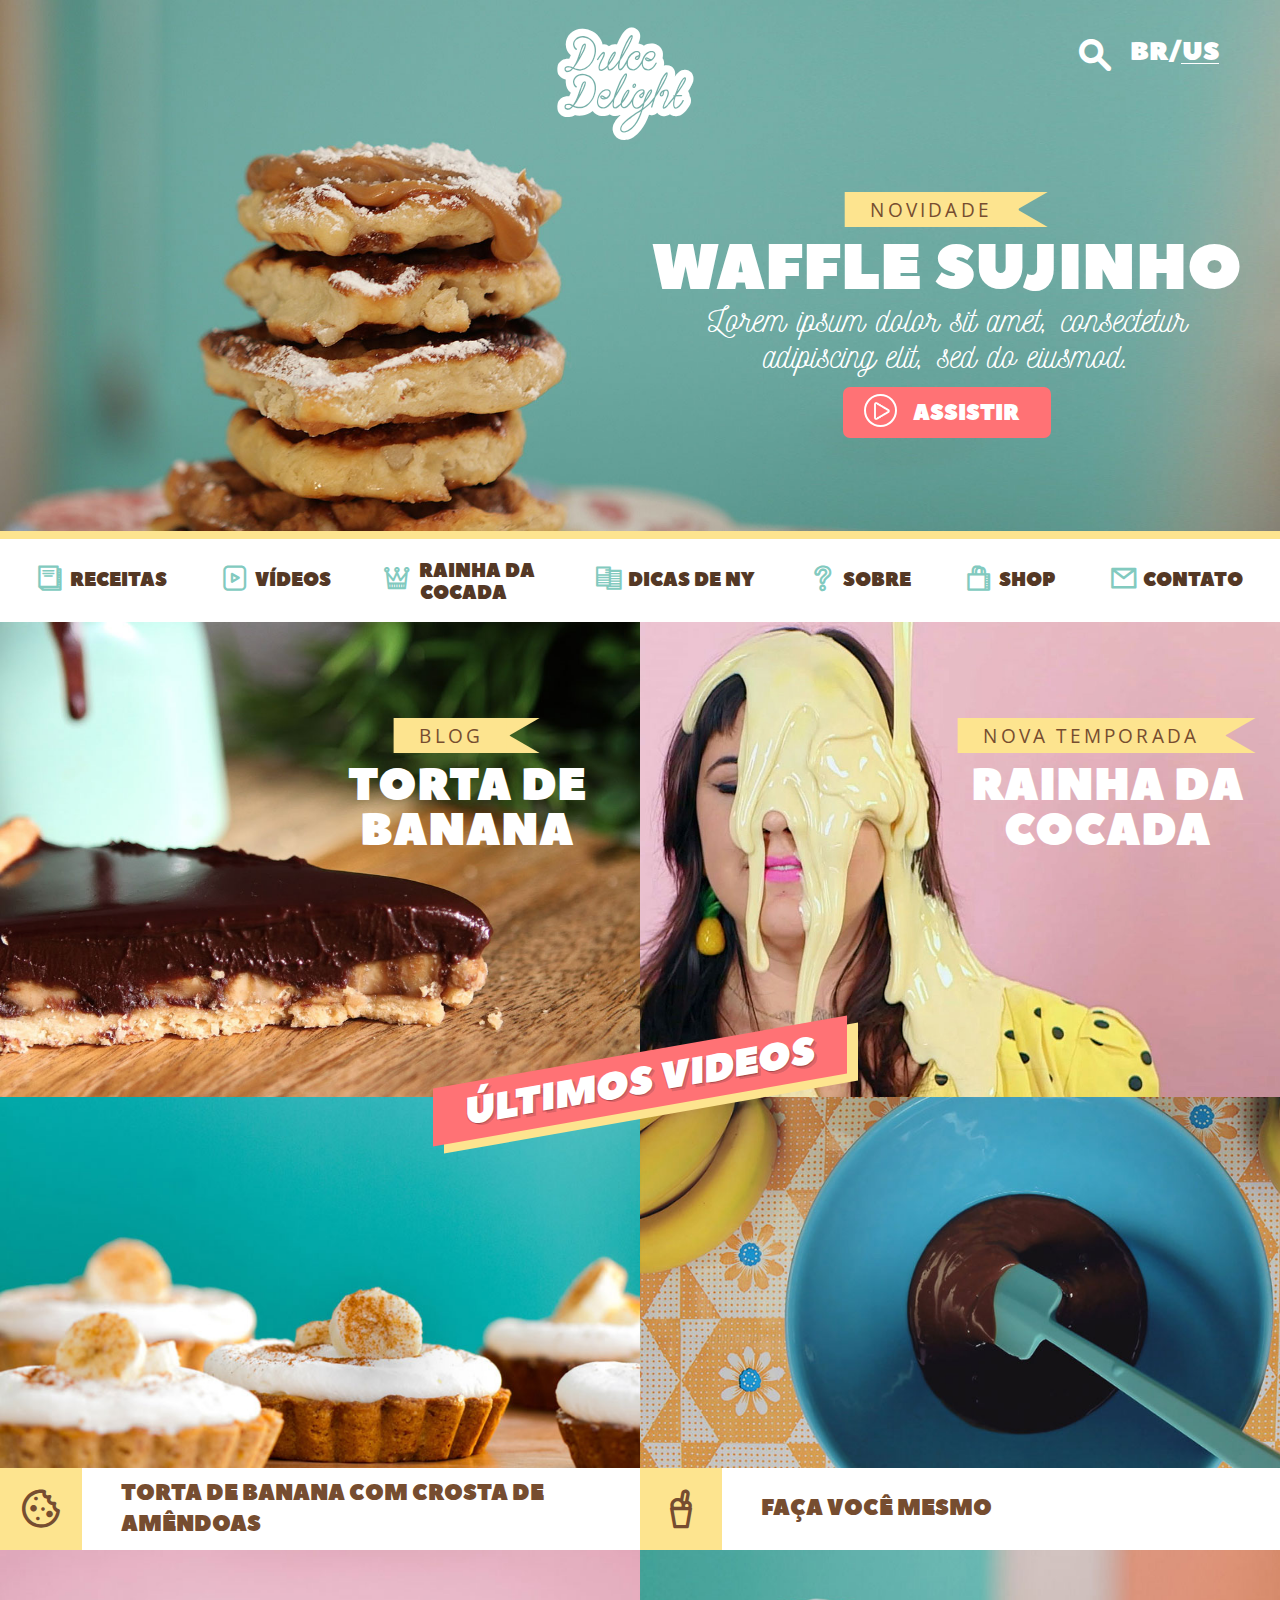
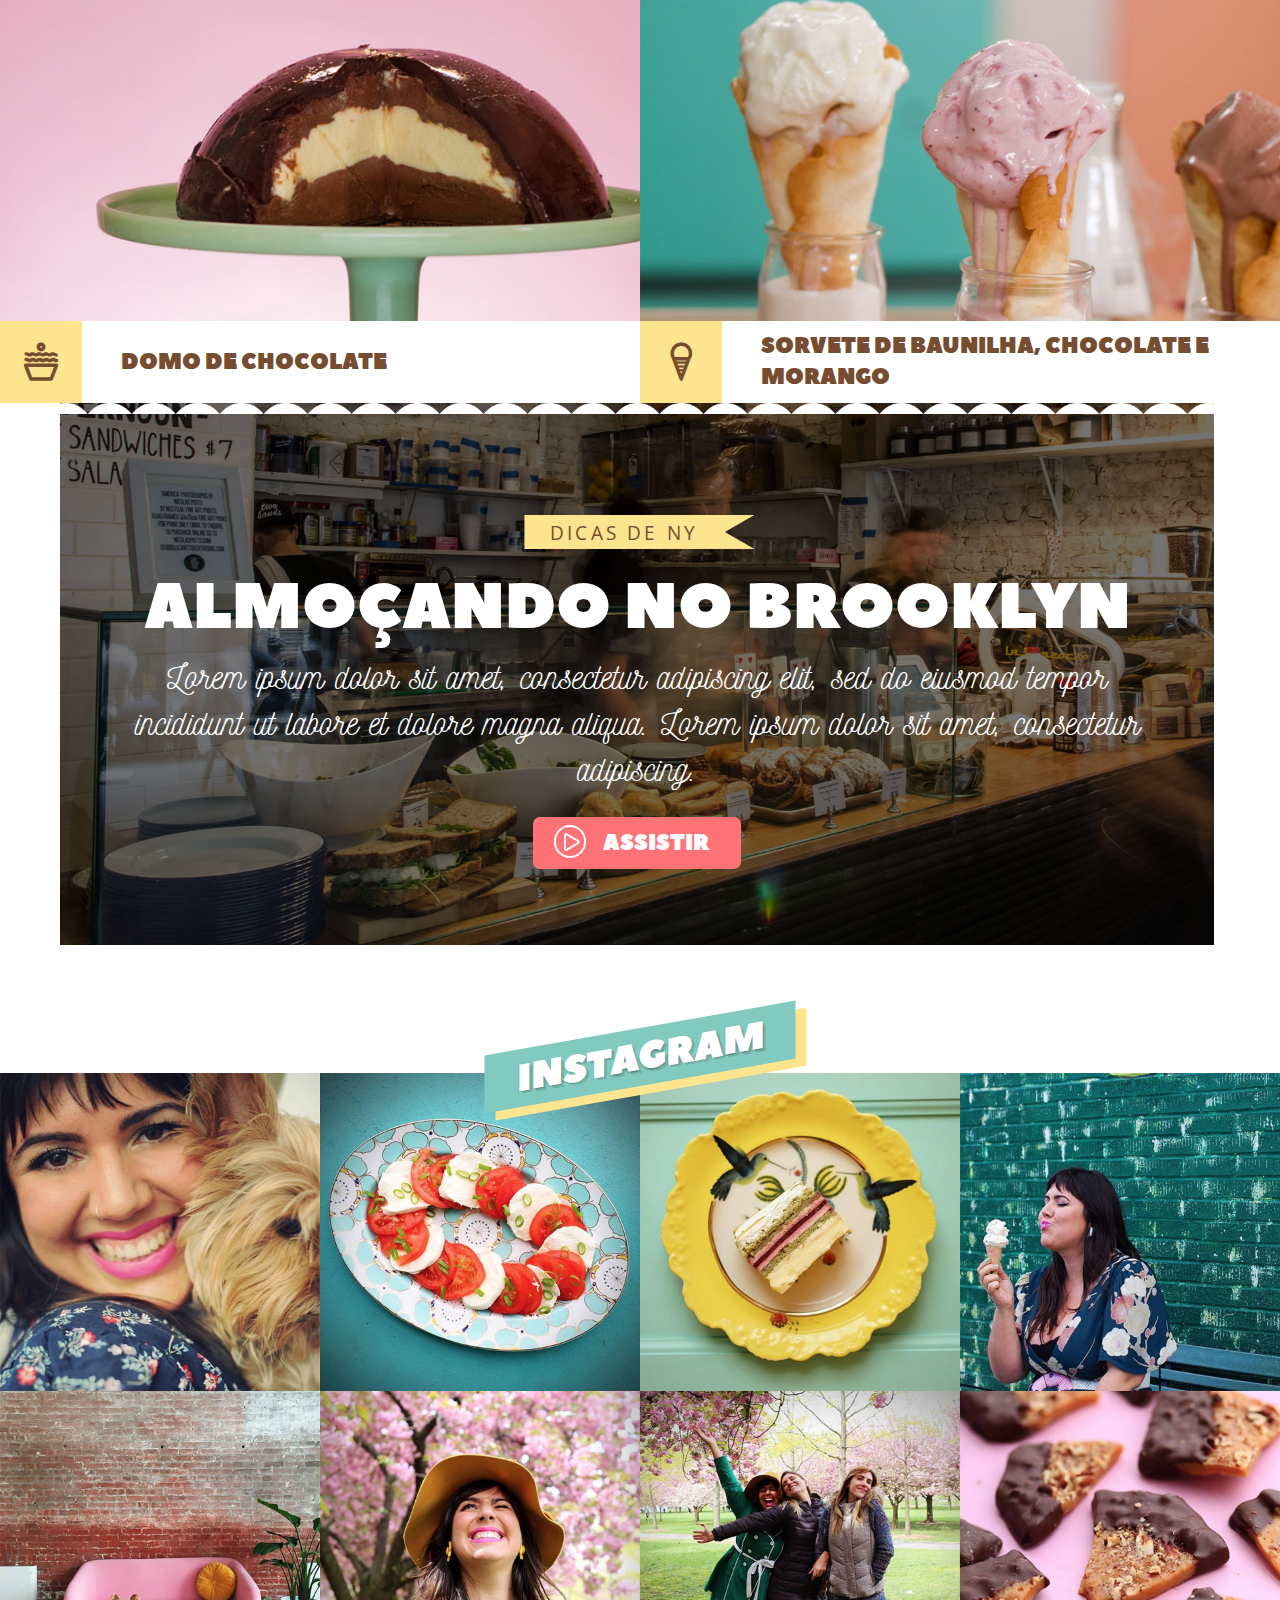
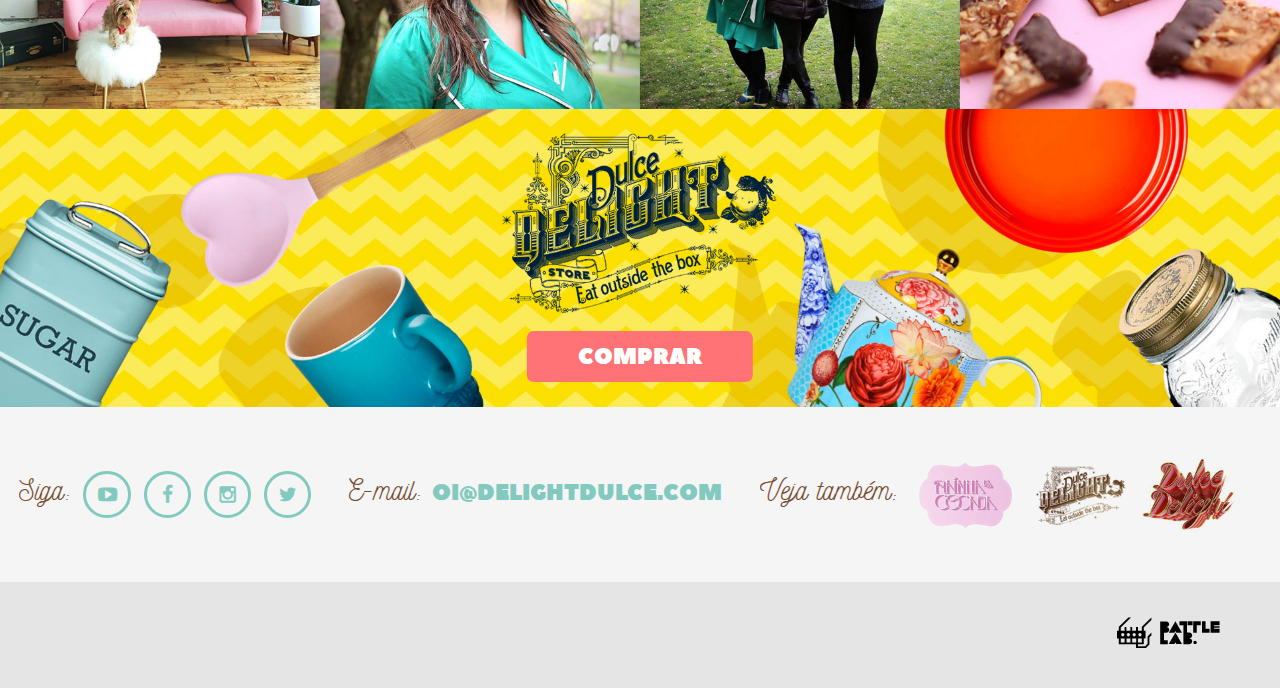
<file: _static/index.html>
<!doctype html>
<html lang="en" class="document">
  <head>
    <meta charset="UTF-8">
    <meta name="viewport" content="width=device-width, initial-scale=1">
    <title>Dulce Delight</title>
    <link href="./assets/css/app.css" rel="stylesheet" />
  </head>
  <body class="body page home">
    <div class="wrapper viewport">
      <div class="wrapper app" id="app">
        <header class="header" id="header">
          <h1 class="title"><a href="index.html" title="Dulce Delight" class="anchor">Dulce Delight</a></h1>
          <form name="search-form" id="search-form" action="" method="" class="form search">
            <fieldset class="fieldset">
              <legend class="title">Ferramenta de busca</legend>
              <div class="wrapper field keywords">
                <label class="title" for="q">Palavras-chave:</label>
                <input type="text" name="q" id="q" maxlength="255" class="input" value="" />
              </div>
              <div class="wrapper control submit">
                <input type="submit" class="input" value="Buscar" />
              </div>
            </fieldset>
          </form>
          <nav class="navigation sitemap">
            <h4 class="title">Navegue pelo site</h4>
            <ul class="collection">
              <li class="item recipes"><a href="receitas.html" title="Receitas" class="anchor">Receitas</a></li>
              <li class="item videos"><a href="videos.html" title="Vídeos" class="anchor">Vídeos</a></li>
              <li class="item rainha-da-cocada"><a href="" title="Rainha da Cocada" target="_blank" class="anchor">Rainha da Cocada</a></li>
              <li class="item ny-tips"><a href="ny-tips.html" title="Dicas de NY" class="anchor">Dicas de NY</a></li>
              <li class="item about"><a href="about.html" title="Sobre" class="anchor">Sobre</a></li>
              <li class="item shop"><a href="https://www.dulcedelight.com.br/" target="_blank" title="Shop" class="anchor">Shop</a></li>
              <li class="item contact"><a href="contact.html" title="Contato" class="anchor">Contato</a></li>
            </ul>
          </nav>
          <nav class="navigation languages">
            <h4 class="title">Alterar idioma</h4>
            <ul class="collection">
              <li class="item pt-br"><a href="" title="Português" class="anchor" data-language="BR">Português</a></li>
              <li class="item en-us active"><a href="" title="English" class="anchor" data-language="US">English</a></li>
            </ul>
          </nav>
        </header>
        <div class="wrapper content" id="content">
          <section class="section highlights">
            <h2 class="title">Destaques</h2>
            <article class="article" style="background-image: url(./assets/image/trash/post-01.jpg);">
              <h3 class="title">
                <a href="" title="Waffle Sujinho" class="anchor">
                  <span class="fragment context">Novidade</span><span class="fragment separator">:</span>
                  <span class="fragment">Waffle Sujinho</span>
                </a>
              </h3>
              <p class="paragraph">Lorem ipsum dolor sit amet, consectetur adipiscing elit, sed  do eiusmod.</p>
              <nav class="navigation actions">
                <h4 class="title">Opções</h4>
                <ul class="collection">
                  <li class="item watch"><a href="" title="Assistir" class="anchor">Assistir</a></li>
                </ul>
              </nav>
            </article>
            <article class="article" style="background-image: url(./assets/image/trash/post-02.jpg);">
              <h3 class="title">
                <a href="" title="Torta de banana" class="anchor">
                  <span class="fragment context">Blog</span><span class="fragment separator">:</span>
                  <span class="fragment">Torta de banana</span>
                </a>
              </h3>
              <p class="paragraph">Lorem ipsum dolor sit amet, consectetur adipiscing elit, sed  do eiusmod.</p>
              <nav class="navigation actions">
                <h4 class="title">Opções</h4>
                <ul class="collection">
                  <li class="item view"><a href="" title="Ver post" class="anchor">Ver post</a></li>
                </ul>
              </nav>
            </article>
            <article class="article" style="background-image: url(./assets/image/trash/post-03.jpg);">
              <h3 class="title">
                <a href="" title="Rainha da Cocada" class="anchor">
                  <span class="fragment context">Nova temporada</span><span class="fragment separator">:</span>
                  <span class="fragment">Rainha da Cocada</span>
                </a>
              </h3>
              <p class="paragraph">Lorem ipsum dolor sit amet, consectetur adipiscing elit, sed  do eiusmod.</p>
              <nav class="navigation actions">
                <h4 class="title">Opções</h4>
                <ul class="collection">
                  <li class="item view"><a href="" title="Ver post" class="anchor">Ver post</a></li>
                </ul>
              </nav>
            </article>
          </section>
          <section class="section videos">
            <h2 class="title">Últimos videos</h2>
            <ul class="collection">
              <li class="item" style="background-image: url(./assets/image/trash/video-01.jpg);"><a href="video.html" title="Torta de banana com crosta de amêndoas" class="anchor">Torta de banana com crosta de amêndoas</a></li>
              <li class="item" style="background-image: url(./assets/image/trash/video-02.jpg);"><a href="video.html" title="Faça você mesmo" class="anchor">Faça você mesmo</a></li>
              <li class="item" style="background-image: url(./assets/image/trash/video-03.jpg);"><a href="video.html" title="Domo de chocolate" class="anchor">Domo de chocolate</a></li>
              <li class="item" style="background-image: url(./assets/image/trash/video-04.jpg);"><a href="video.html" title="Sorvete de baunilha, chocolate e morango" class="anchor">Sorvete de baunilha, chocolate e morango</a></li>
            </ul>
          </section>
          <section class="section ny-tips">
            <h2 class="title"><a href="" title="Dicas de NY" class="anchor">Dicas de NY</a></h2>
            <article class="article" style="background-image: url(./assets/image/trash/ny-tips-01.jpg);">
              <h3 class="title"><a href="" title="Almoçando no Brooklyn" class="anchor">Almoçando no Brooklyn</a></h3>
              <p class="paragraph">Lorem ipsum dolor sit amet, consectetur adipiscing elit, sed do eiusmod tempor incididunt ut labore et dolore magna aliqua. Lorem ipsum dolor sit amet, consectetur adipiscing.</p>
              <nav class="navigation actions">
                <h4 class="title">Opções</h4>
                <ul class="collection">
                  <li class="item watch"><a href="" title="Assistir" class="anchor">Assistir</a></li>
                </ul>
              </nav>
            </article>
          </section>
          <section class="section instagram">
            <h2 class="title">Instagram</h2>
            <ul class="collection">
              <li class="item" style="background-image: url(./assets/image/trash/instagram-01.jpg);"><a href="" title="Foto #1" class="anchor">Foto #1</a></li>
              <li class="item" style="background-image: url(./assets/image/trash/instagram-02.jpg);"><a href="" title="Foto #2" class="anchor">Foto #2</a></li>
              <li class="item" style="background-image: url(./assets/image/trash/instagram-03.jpg);"><a href="" title="Foto #3" class="anchor">Foto #3</a></li>
              <li class="item" style="background-image: url(./assets/image/trash/instagram-04.jpg);"><a href="" title="Foto #4" class="anchor">Foto #4</a></li>
              <li class="item" style="background-image: url(./assets/image/trash/instagram-05.jpg);"><a href="" title="Foto #5" class="anchor">Foto #5</a></li>
              <li class="item" style="background-image: url(./assets/image/trash/instagram-06.jpg);"><a href="" title="Foto #6" class="anchor">Foto #6</a></li>
              <li class="item" style="background-image: url(./assets/image/trash/instagram-07.jpg);"><a href="" title="Foto #7" class="anchor">Foto #7</a></li>
              <li class="item" style="background-image: url(./assets/image/trash/instagram-08.jpg);"><a href="" title="Foto #8" class="anchor">Foto #8</a></li>
            </ul>
          </section>
          <section class="section shop">
            <h2 class="title">Shop</h2>
            <nav class="navigation actions">
              <h4 class="title">Opções</h4>
              <ul class="collection">
                <li class="item buy"><a href="" title="Comprar" class="anchor">Comprar</a></li>
              </ul>
            </nav>
          </section>
        </div>
        <footer class="footer" id="footer">
          <nav class="navigation social">
            <h4 class="title">Siga</h4>
            <ul class="collection">
              <li class="item youtube"><a href="" title="Youtube" class="anchor">Youtube</a></li>
              <li class="item facebook"><a href="" title="Facebook" class="anchor">Facebook</a></li>
              <li class="item instagram"><a href="" title="Instagram" class="anchor">Instagram</a></li>
              <li class="item twitter"><a href="" title="Twitter" class="anchor">Twitter</a></li>
            </ul>
          </nav>
          <dl class="definition contact">
            <dt class="title">E-mail</dt>
            <dd class="description"><a href="mailto:oi@delightdulce.com" title="oi@delightdulce.com" class="anchor">oi@delightdulce.com</a></dd>
          </dl>
          <nav class="navigation external">
            <h4 class="title">Veja também</h4>
            <ul class="collection">
              <li class="item rainha-da-cocada"><a href="" title="Rainha da Cocada" class="anchor">Rainha da Cocada</a></li>
              <li class="item dulce-delight-store"><a href="" title="Dulce Delight" class="anchor">Dulce Delight Store</a></li>
              <li class="item dulce-delight"><a href="" title="Dulce Delight" class="anchor">Dulce Delight</a></li>
            </ul>
          </nav>
          <nav class="navigation claims">
            <h4 class="title">Créditos</h4>
            <ul class="collection">
              <li class="item battle-lab"><a href="" title="Battle Lab" class="anchor">Battle Lab</a></li>
            </ul>
          </nav>
        </footer>
      </div>
    </div>
  </body>
</html>
</file>
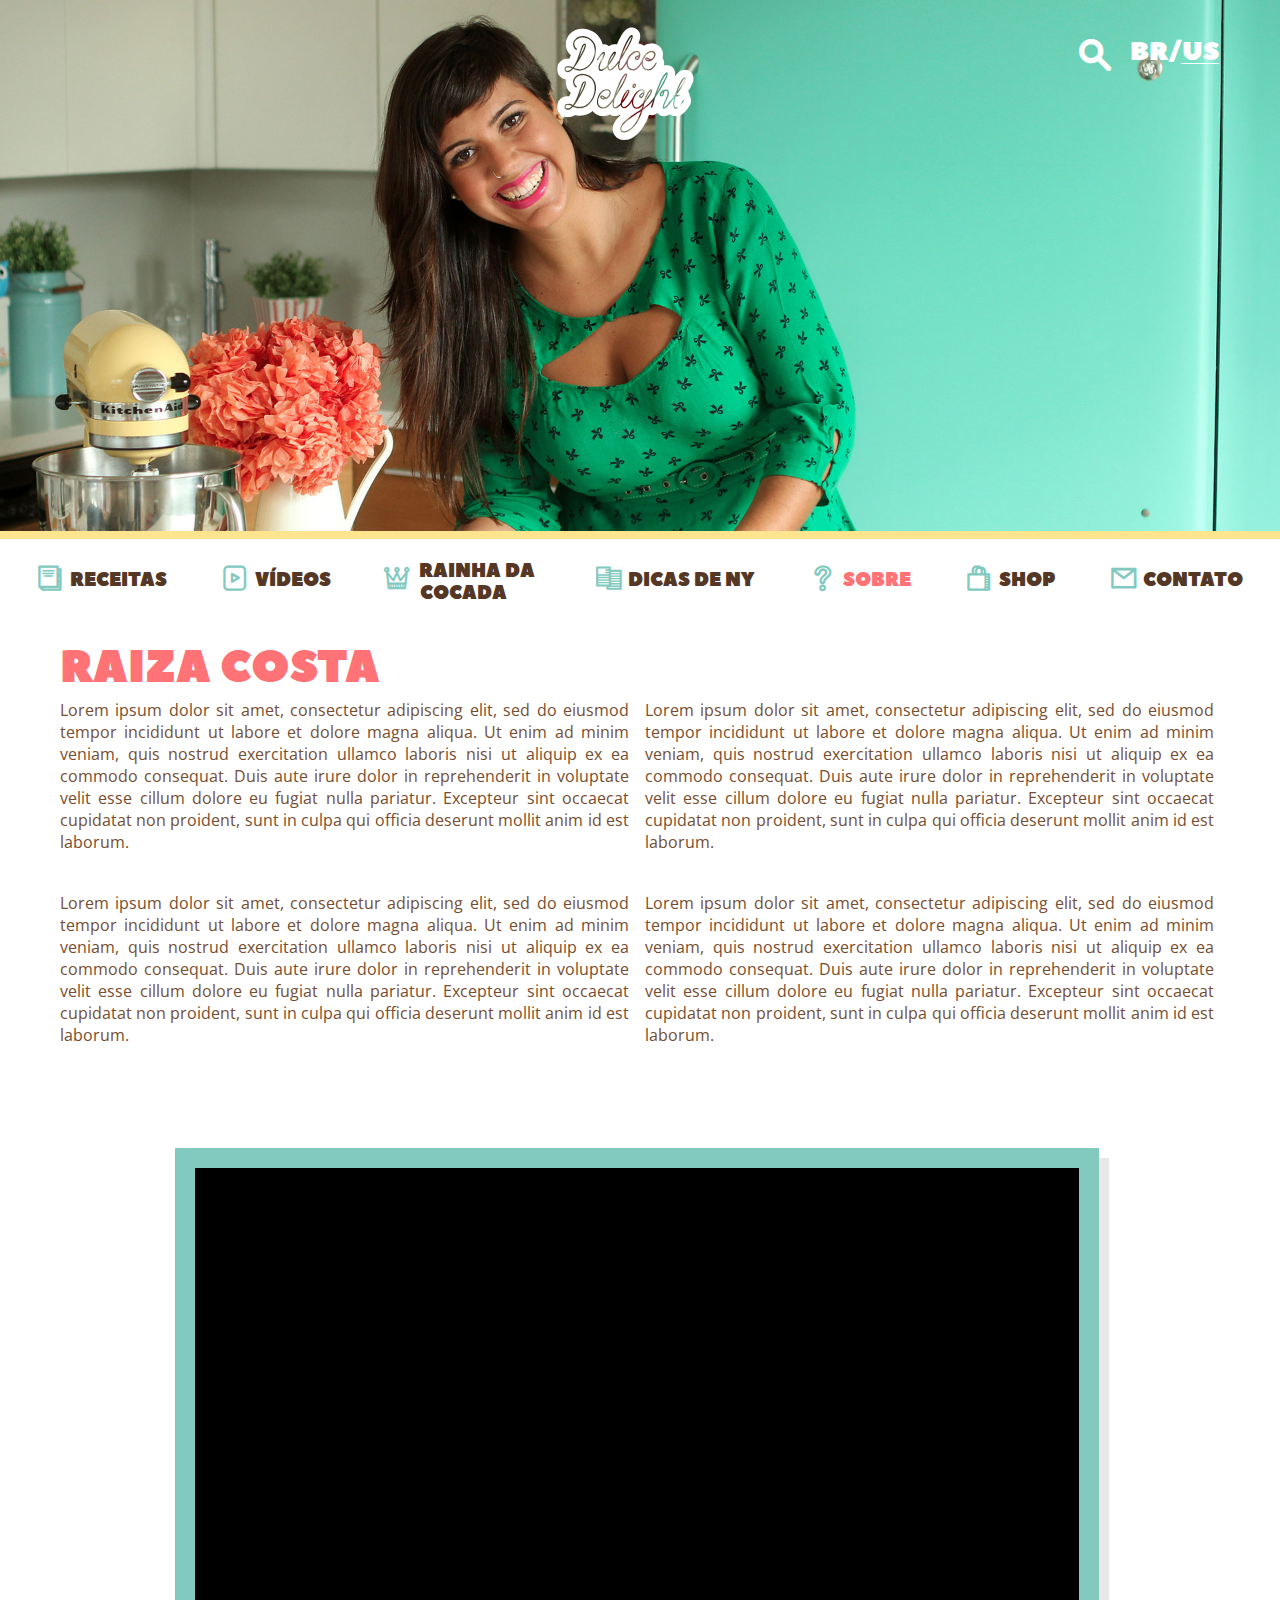
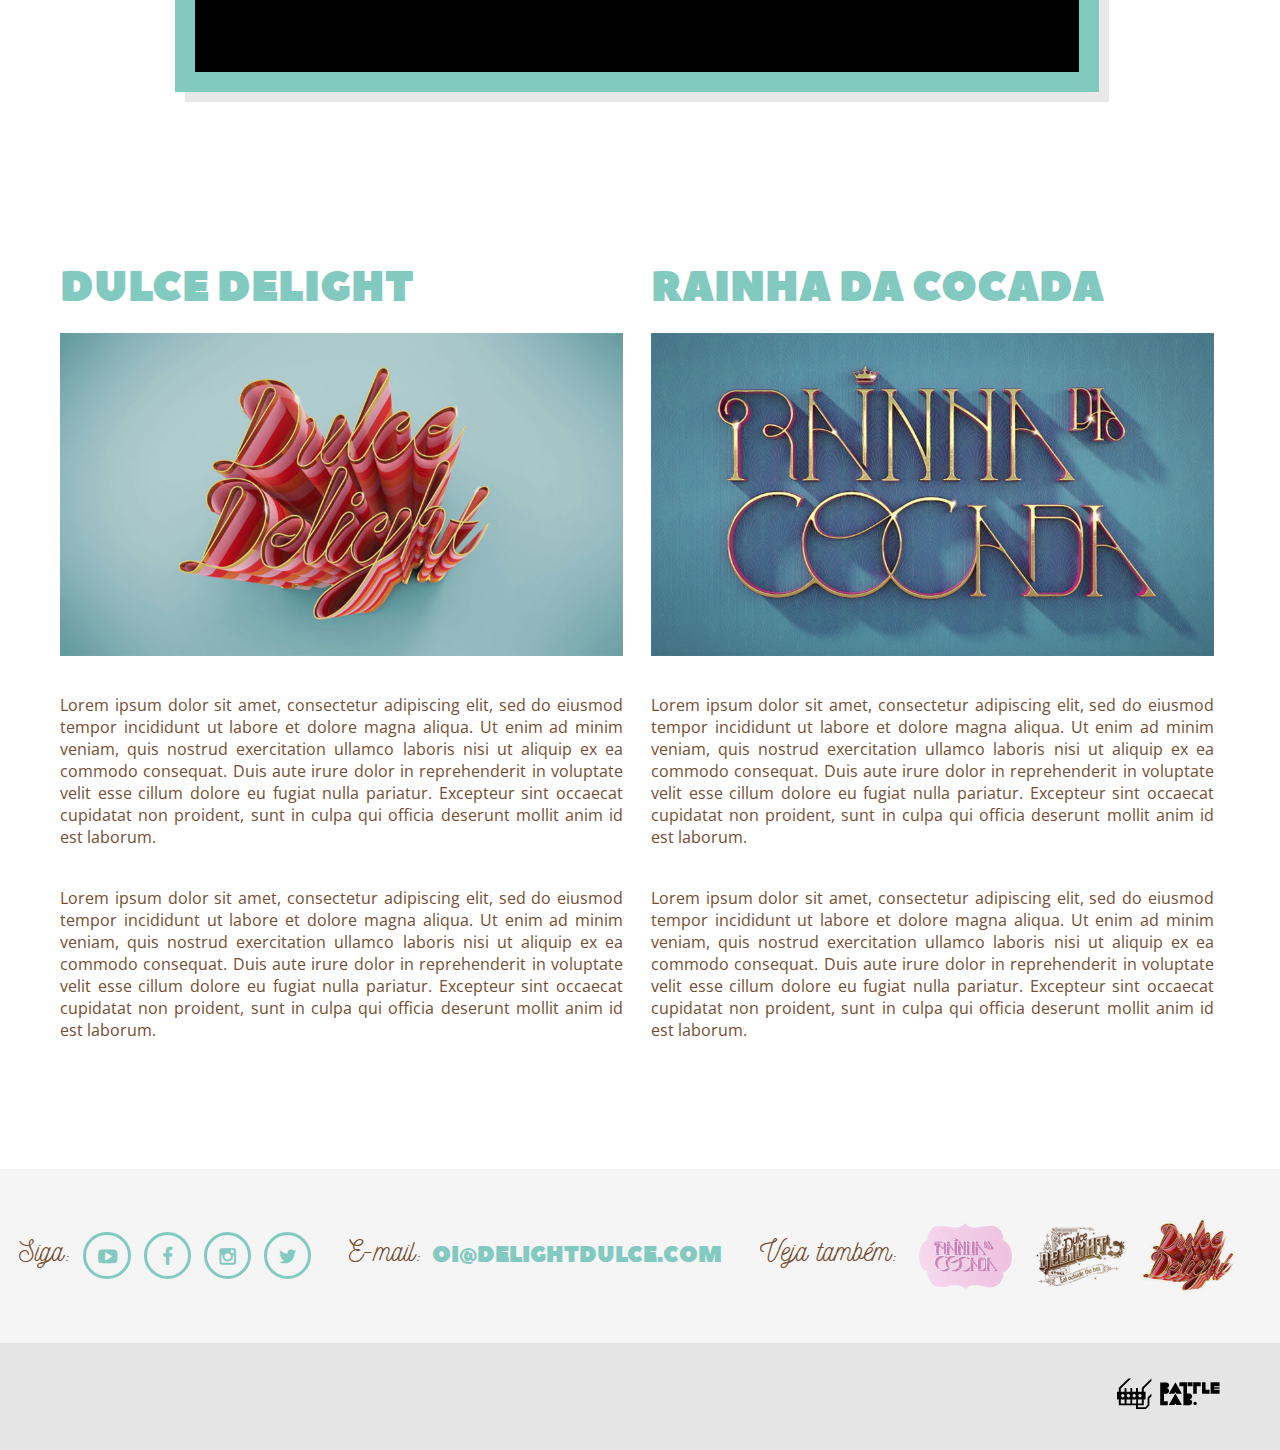
<file: _static/about.html>
<!doctype html>
<html lang="en" class="document">
  <head>
    <meta charset="UTF-8">
    <meta name="viewport" content="width=device-width, initial-scale=1">
    <title>Dulce Delight</title>
    <link href="./assets/css/app.css" rel="stylesheet" />
  </head>
  <body class="body page about">
    <div class="wrapper viewport">
      <div class="wrapper app" id="app">
        <header class="header" id="header">
          <h1 class="title"><a href="index.html" title="Dulce Delight" class="anchor">Dulce Delight</a></h1>
          <form name="search-form" id="search-form" action="" method="" class="form search">
            <fieldset class="fieldset">
              <legend class="title">Ferramenta de busca</legend>
              <div class="wrapper field keywords">
                <label class="title" for="q">Palavras-chave:</label>
                <input type="text" name="q" id="q" maxlength="255" class="input" value="" />
              </div>
              <div class="wrapper control submit">
                <input type="submit" class="input" value="Buscar" />
              </div>
            </fieldset>
          </form>
          <nav class="navigation sitemap">
            <h4 class="title">Navegue pelo site</h4>
            <ul class="collection">
              <li class="item recipes"><a href="receitas.html" title="Receitas" class="anchor">Receitas</a></li>
              <li class="item videos"><a href="videos.html" title="Vídeos" class="anchor">Vídeos</a></li>
              <li class="item rainha-da-cocada"><a href="" title="Rainha da Cocada" target="_blank" class="anchor">Rainha da Cocada</a></li>
              <li class="item ny-tips"><a href="ny-tips.html" title="Dicas de NY" class="anchor">Dicas de NY</a></li>
              <li class="item about active"><a href="about.html" title="Sobre" class="anchor">Sobre</a></li>
              <li class="item shop"><a href="https://www.dulcedelight.com.br/" title="Shop" target="_blank" class="anchor">Shop</a></li>
              <li class="item contact"><a href="contact.html" title="Contato" class="anchor">Contato</a></li>
            </ul>
          </nav>
          <nav class="navigation languages">
            <h4 class="title">Alterar idioma</h4>
            <ul class="collection">
              <li class="item pt-br"><a href="" title="Português" class="anchor" data-language="BR">Português</a></li>
              <li class="item en-us active"><a href="" title="English" class="anchor" data-language="US">English</a></li>
            </ul>
          </nav>
        </header>
        <div class="wrapper content" id="content">
          <section class="section about">
            <article class="article raiza-costa">
              <h2 class="title">Raiza Costa</h2>
              <p class="paragraph">Lorem ipsum dolor sit amet, consectetur adipiscing elit, sed do eiusmod tempor incididunt ut labore et dolore magna aliqua. Ut enim ad minim veniam, quis nostrud exercitation ullamco laboris nisi ut aliquip ex ea commodo consequat. Duis aute irure dolor in reprehenderit in voluptate velit esse cillum dolore eu fugiat nulla pariatur. Excepteur sint occaecat cupidatat non proident, sunt in culpa qui officia deserunt mollit anim id est laborum.</p>
              <p class="paragraph">Lorem ipsum dolor sit amet, consectetur adipiscing elit, sed do eiusmod tempor incididunt ut labore et dolore magna aliqua. Ut enim ad minim veniam, quis nostrud exercitation ullamco laboris nisi ut aliquip ex ea commodo consequat. Duis aute irure dolor in reprehenderit in voluptate velit esse cillum dolore eu fugiat nulla pariatur. Excepteur sint occaecat cupidatat non proident, sunt in culpa qui officia deserunt mollit anim id est laborum.</p>
              <p class="paragraph">Lorem ipsum dolor sit amet, consectetur adipiscing elit, sed do eiusmod tempor incididunt ut labore et dolore magna aliqua. Ut enim ad minim veniam, quis nostrud exercitation ullamco laboris nisi ut aliquip ex ea commodo consequat. Duis aute irure dolor in reprehenderit in voluptate velit esse cillum dolore eu fugiat nulla pariatur. Excepteur sint occaecat cupidatat non proident, sunt in culpa qui officia deserunt mollit anim id est laborum.</p>
              <p class="paragraph">Lorem ipsum dolor sit amet, consectetur adipiscing elit, sed do eiusmod tempor incididunt ut labore et dolore magna aliqua. Ut enim ad minim veniam, quis nostrud exercitation ullamco laboris nisi ut aliquip ex ea commodo consequat. Duis aute irure dolor in reprehenderit in voluptate velit esse cillum dolore eu fugiat nulla pariatur. Excepteur sint occaecat cupidatat non proident, sunt in culpa qui officia deserunt mollit anim id est laborum.</p>
            </article>
            <div class="wrapper player">
              <iframe src="https://www.youtube.com/embed/ZK4xtkE4Es0" frameborder="0" allowfullscreen></iframe>
            </div>
            <article class="article dulce-delight">
              <h3 class="title">Dulce Delight</h3>
              <p class="paragraph">Lorem ipsum dolor sit amet, consectetur adipiscing elit, sed do eiusmod tempor incididunt ut labore et dolore magna aliqua. Ut enim ad minim veniam, quis nostrud exercitation ullamco laboris nisi ut aliquip ex ea commodo consequat. Duis aute irure dolor in reprehenderit in voluptate velit esse cillum dolore eu fugiat nulla pariatur. Excepteur sint occaecat cupidatat non proident, sunt in culpa qui officia deserunt mollit anim id est laborum.</p>
              <p class="paragraph">Lorem ipsum dolor sit amet, consectetur adipiscing elit, sed do eiusmod tempor incididunt ut labore et dolore magna aliqua. Ut enim ad minim veniam, quis nostrud exercitation ullamco laboris nisi ut aliquip ex ea commodo consequat. Duis aute irure dolor in reprehenderit in voluptate velit esse cillum dolore eu fugiat nulla pariatur. Excepteur sint occaecat cupidatat non proident, sunt in culpa qui officia deserunt mollit anim id est laborum.</p>
            </article>
            <article class="article rainha-da-cocada">
              <h3 class="title">Rainha da cocada</h3>
              <p class="paragraph">Lorem ipsum dolor sit amet, consectetur adipiscing elit, sed do eiusmod tempor incididunt ut labore et dolore magna aliqua. Ut enim ad minim veniam, quis nostrud exercitation ullamco laboris nisi ut aliquip ex ea commodo consequat. Duis aute irure dolor in reprehenderit in voluptate velit esse cillum dolore eu fugiat nulla pariatur. Excepteur sint occaecat cupidatat non proident, sunt in culpa qui officia deserunt mollit anim id est laborum.</p>
              <p class="paragraph">Lorem ipsum dolor sit amet, consectetur adipiscing elit, sed do eiusmod tempor incididunt ut labore et dolore magna aliqua. Ut enim ad minim veniam, quis nostrud exercitation ullamco laboris nisi ut aliquip ex ea commodo consequat. Duis aute irure dolor in reprehenderit in voluptate velit esse cillum dolore eu fugiat nulla pariatur. Excepteur sint occaecat cupidatat non proident, sunt in culpa qui officia deserunt mollit anim id est laborum.</p>
            </article>
          </section>
        </div>
        <footer class="footer" id="footer">
          <nav class="navigation social">
            <h4 class="title">Siga</h4>
            <ul class="collection">
              <li class="item youtube"><a href="" title="Youtube" class="anchor">Youtube</a></li>
              <li class="item facebook"><a href="" title="Facebook" class="anchor">Facebook</a></li>
              <li class="item instagram"><a href="" title="Instagram" class="anchor">Instagram</a></li>
              <li class="item twitter"><a href="" title="Twitter" class="anchor">Twitter</a></li>
            </ul>
          </nav>
          <dl class="definition contact">
            <dt class="title">E-mail</dt>
            <dd class="description"><a href="mailto:oi@delightdulce.com" title="oi@delightdulce.com" class="anchor">oi@delightdulce.com</a></dd>
          </dl>
          <nav class="navigation external">
            <h4 class="title">Veja também</h4>
            <ul class="collection">
              <li class="item rainha-da-cocada"><a href="" title="Rainha da Cocada" class="anchor">Rainha da Cocada</a></li>
              <li class="item dulce-delight-store"><a href="" title="Dulce Delight" class="anchor">Dulce Delight Store</a></li>
              <li class="item dulce-delight"><a href="" title="Dulce Delight" class="anchor">Dulce Delight</a></li>
            </ul>
          </nav>
          <nav class="navigation claims">
            <h4 class="title">Créditos</h4>
            <ul class="collection">
              <li class="item battle-lab"><a href="" title="Battle Lab" class="anchor">Battle Lab</a></li>
            </ul>
          </nav>
        </footer>
      </div>
    </div>
  </body>
</html>
</file>
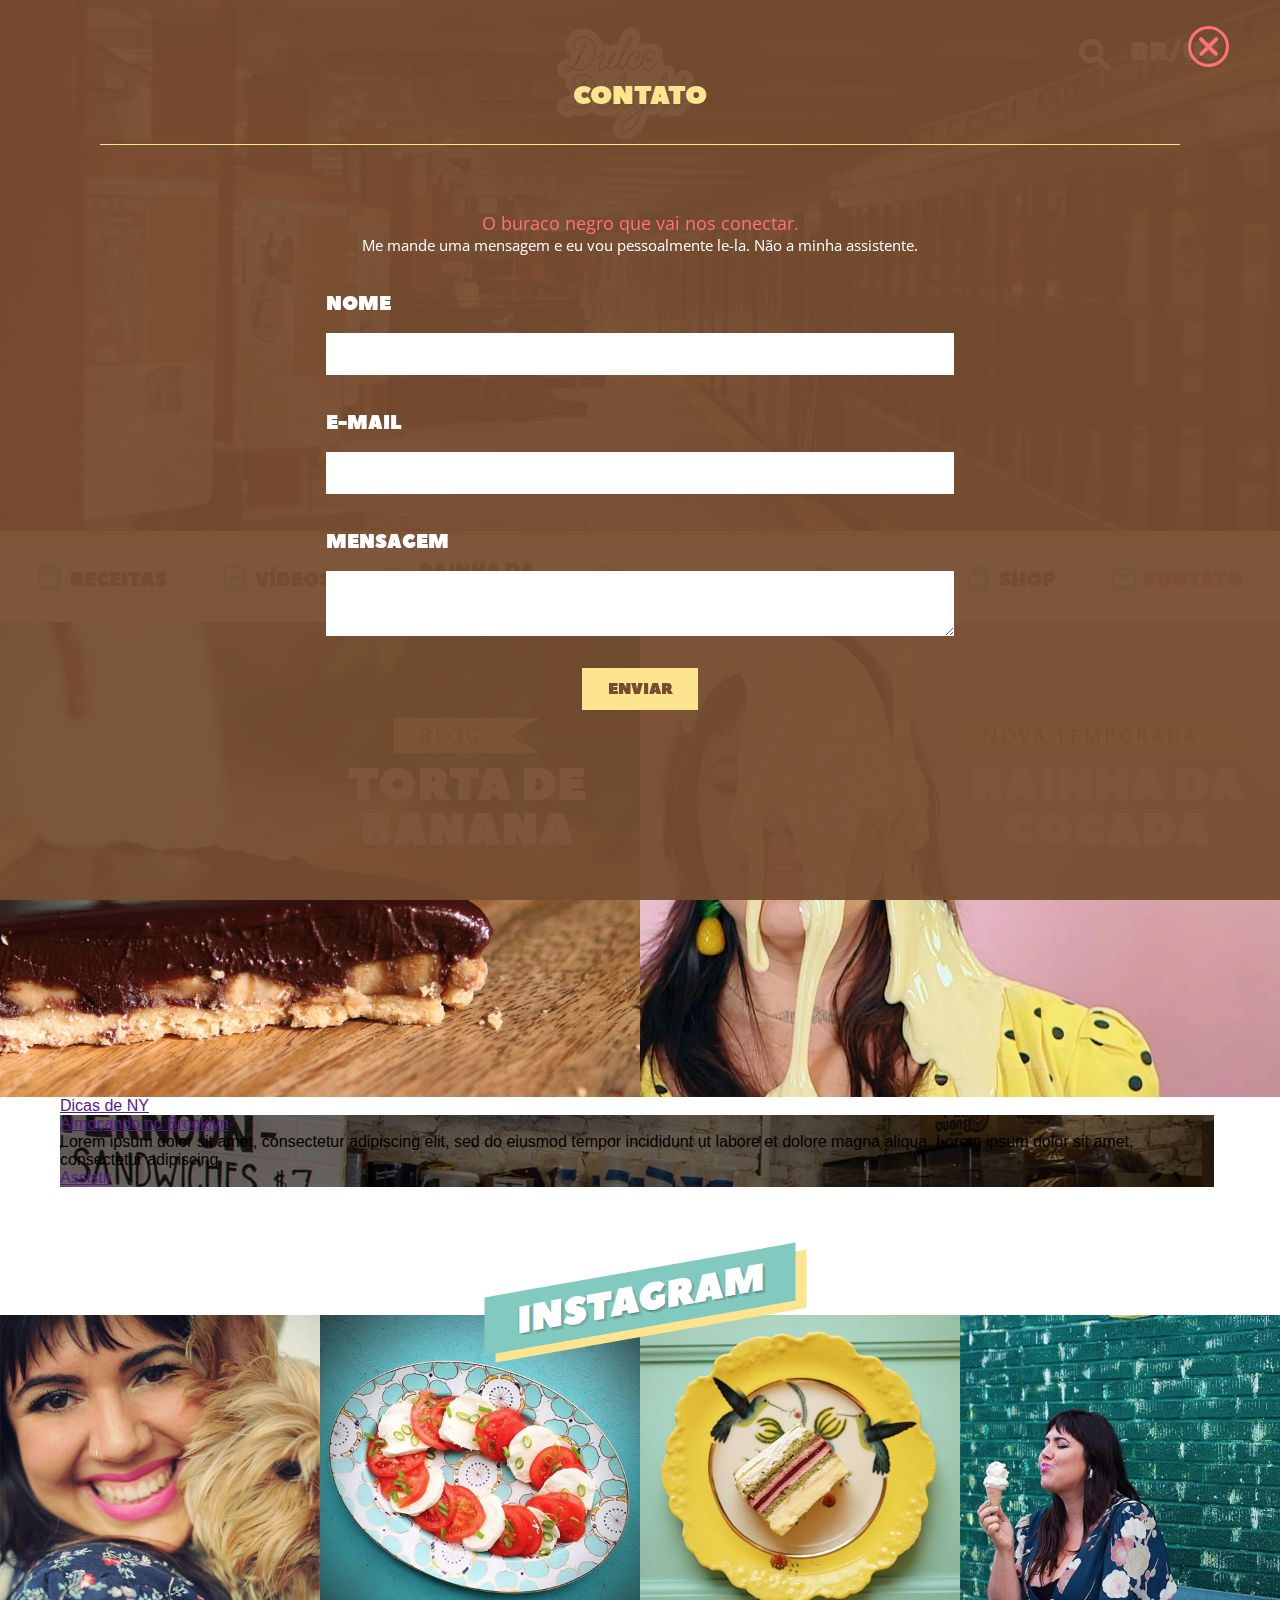
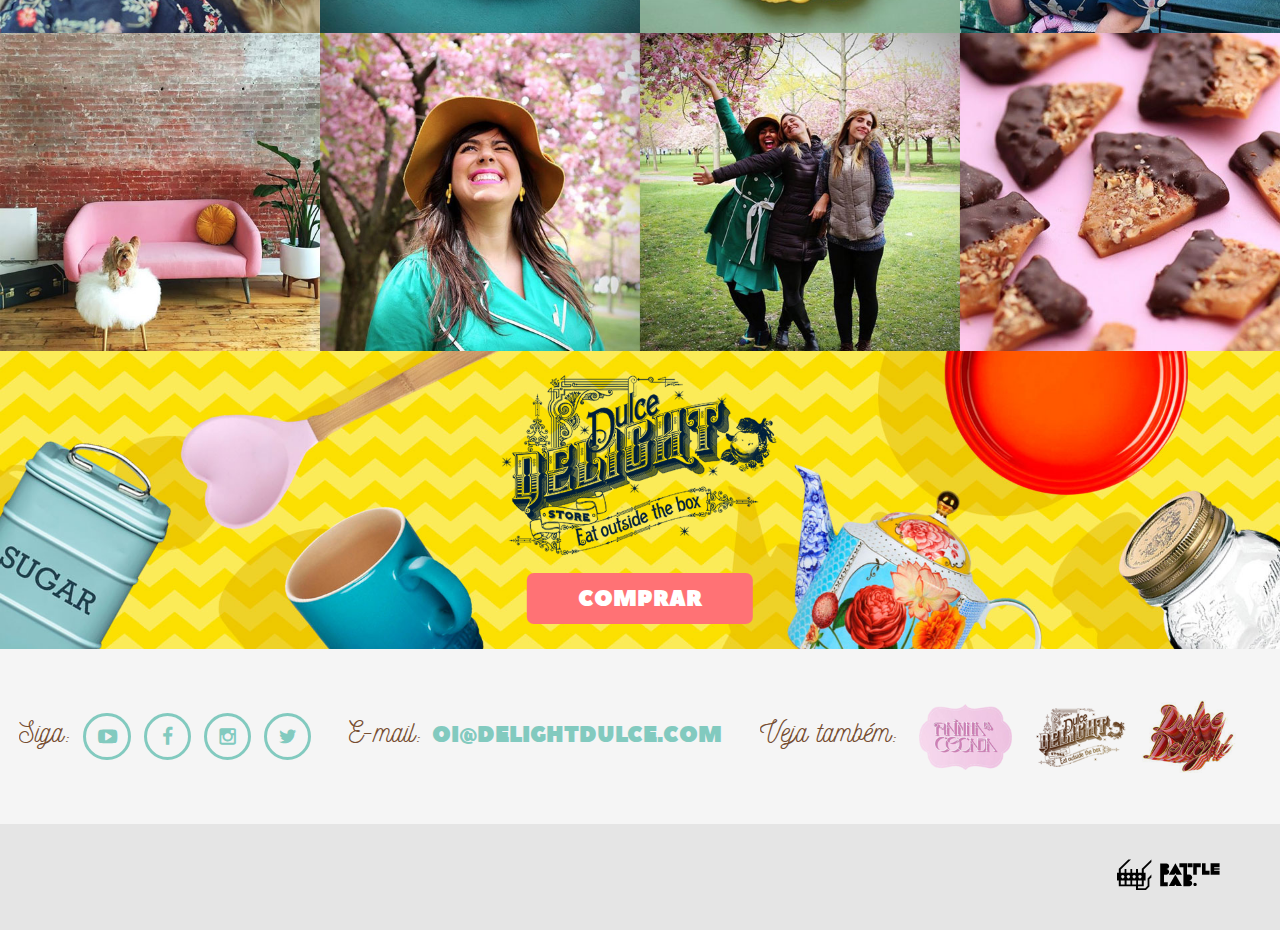
<file: _static/contact.html>
<!doctype html>
<html lang="en" class="document">
  <head>
    <meta charset="UTF-8">
    <meta name="viewport" content="width=device-width, initial-scale=1">
    <title>Dulce Delight</title>
    <link href="./assets/css/app.css" rel="stylesheet" />
  </head>
  <body class="body page contact">
    <div class="wrapper viewport">
      <div class="wrapper app" id="app">
        <header class="header" id="header">
          <h1 class="title"><a href="index.html" title="Dulce Delight" class="anchor">Dulce Delight</a></h1>
          <form name="search-form" id="search-form" action="" method="" class="form search">
            <fieldset class="fieldset">
              <legend class="title">Ferramenta de busca</legend>
              <div class="wrapper field keywords">
                <label class="title" for="q">Palavras-chave:</label>
                <input type="text" name="q" id="q" maxlength="255" class="input" value="" />
              </div>
              <div class="wrapper control submit">
                <input type="submit" class="input" value="Buscar" />
              </div>
            </fieldset>
          </form>
          <nav class="navigation sitemap">
            <h4 class="title">Navegue pelo site</h4>
            <ul class="collection">
              <li class="item recipes"><a href="receitas.html" title="Receitas" class="anchor">Receitas</a></li>
              <li class="item videos"><a href="videos.html" title="Vídeos" class="anchor">Vídeos</a></li>
              <li class="item rainha-da-cocada"><a href="" title="Rainha da Cocada" target="_blank" class="anchor">Rainha da Cocada</a></li>
              <li class="item ny-tips"><a href="ny-tips.html" title="Dicas de NY" class="anchor">Dicas de NY</a></li>
              <li class="item about"><a href="about.html" title="Sobre" class="anchor">Sobre</a></li>
              <li class="item shop"><a href="https://www.dulcedelight.com.br/" target="_blank" title="Shop" class="anchor">Shop</a></li>
              <li class="item contact active"><a href="contact.html" title="Contato" class="anchor">Contato</a></li>
            </ul>
          </nav>
          <nav class="navigation languages">
            <h4 class="title">Alterar idioma</h4>
            <ul class="collection">
              <li class="item pt-br"><a href="" title="Português" class="anchor" data-language="BR">Português</a></li>
              <li class="item en-us active"><a href="" title="English" class="anchor" data-language="US">English</a></li>
            </ul>
          </nav>
        </header>
        <div class="wrapper content inactive" id="content">
          <section class="section contact">
            <form name="form-contact" id="form-contact" action="" method="post">
              <fieldset class="fieldset">
                <legend class="title">Contato</legend>
                <p class="paragraph">O buraco negro que vai nos conectar.</p>
                <p class="paragraph">Me mande uma mensagem e eu vou pessoalmente le-la. Não a minha assistente.</p>
                <div class="wrapper field name">
                  <label class="title" for="name">Nome</label>
                  <input type="text" name="name" id="name" class="input" maxlength="255" value="" />
                </div>
                <div class="wrapper field email">
                  <label class="title" for="email">E-mail</label>
                  <input type="email" name="email" id="email" class="input" maxlength="255" value="" />
                </div>
                <div class="wrapper field message">
                  <label class="title" for="message">Mensagem</label>
                  <textarea name="message" id="message" class="input"></textarea>
                </div>
                <div class="wrapper control submit">
                  <input type="submit" name="form-contact-submit" id="form-contact-submit" class="input" value="Enviar" />
                </div>
                <nav class="navigation actions">
                  <h4 class="title">Opções</h4>
                  <ul class="collection">
                    <li class="item cancel"><a href="" title="Cancelar" class="anchor">Cancelar</a></li>
                  </ul>
                </nav>
              </fieldset>
            </form>
          </section>
          <section class="section highlights">
            <h2 class="title">Destaques</h2>
            <article class="article" style="background-image: url(./assets/image/trash/post-01.jpg);">
              <h3 class="title">
                <a href="" title="Waffle Sujinho" class="anchor">
                  <span class="fragment context">Novidade</span><span class="fragment separator">:</span>
                  <span class="fragment">Waffle Sujinho</span>
                </a>
              </h3>
              <p class="paragraph">Lorem ipsum dolor sit amet, consectetur adipiscing elit, sed  do eiusmod.</p>
              <nav class="navigation actions">
                <h4 class="title">Opções</h4>
                <ul class="collection">
                  <li class="item watch"><a href="" title="Assistir" class="anchor">Assistir</a></li>
                </ul>
              </nav>
            </article>
            <article class="article" style="background-image: url(./assets/image/trash/post-02.jpg);">
              <h3 class="title">
                <a href="" title="Torta de banana" class="anchor">
                  <span class="fragment context">Blog</span><span class="fragment separator">:</span>
                  <span class="fragment">Torta de banana</span>
                </a>
              </h3>
              <p class="paragraph">Lorem ipsum dolor sit amet, consectetur adipiscing elit, sed  do eiusmod.</p>
              <nav class="navigation actions">
                <h4 class="title">Opções</h4>
                <ul class="collection">
                  <li class="item view"><a href="" title="Ver post" class="anchor">Ver post</a></li>
                </ul>
              </nav>
            </article>
            <article class="article" style="background-image: url(./assets/image/trash/post-03.jpg);">
              <h3 class="title">
                <a href="" title="Rainha da Cocada" class="anchor">
                  <span class="fragment context">Nova temporada</span><span class="fragment separator">:</span>
                  <span class="fragment">Rainha da Cocada</span>
                </a>
              </h3>
              <p class="paragraph">Lorem ipsum dolor sit amet, consectetur adipiscing elit, sed  do eiusmod.</p>
              <nav class="navigation actions">
                <h4 class="title">Opções</h4>
                <ul class="collection">
                  <li class="item view"><a href="" title="Ver post" class="anchor">Ver post</a></li>
                </ul>
              </nav>
            </article>
          </section>
          <section class="section videos">
            <h2 class="title">Últimos videos</h2>
            <ul class="collection">
              <li class="item" style="background-image: url(./assets/image/trash/video-01.jpg);"><a href="" title="Torta de banana com crosta de amêndoas" class="anchor">Torta de banana com crosta de amêndoas</a></li>
              <li class="item" style="background-image: url(./assets/image/trash/video-02.jpg);"><a href="" title="Faça você mesmo" class="anchor">Faça você mesmo</a></li>
              <li class="item" style="background-image: url(./assets/image/trash/video-03.jpg);"><a href="" title="Domo de chocolate" class="anchor">Domo de chocolate</a></li>
              <li class="item" style="background-image: url(./assets/image/trash/video-04.jpg);"><a href="" title="Sorvete de baunilha, chocolate e morango" class="anchor">Sorvete de baunilha, chocolate e morango</a></li>
            </ul>
          </section>
          <section class="section ny-tips">
            <h2 class="title"><a href="" title="Dicas de NY" class="anchor">Dicas de NY</a></h2>
            <article class="article" style="background-image: url(./assets/image/trash/ny-tips-01.jpg);">
              <h3 class="title"><a href="" title="Almoçando no Brooklyn" class="anchor">Almoçando no Brooklyn</a></h3>
              <p class="paragraph">Lorem ipsum dolor sit amet, consectetur adipiscing elit, sed do eiusmod tempor incididunt ut labore et dolore magna aliqua. Lorem ipsum dolor sit amet, consectetur adipiscing.</p>
              <nav class="navigation actions">
                <h4 class="title">Opções</h4>
                <ul class="collection">
                  <li class="item watch"><a href="" title="Assistir" class="anchor">Assistir</a></li>
                </ul>
              </nav>
            </article>
          </section>
          <section class="section instagram">
            <h2 class="title">Instagram</h2>
            <ul class="collection">
              <li class="item" style="background-image: url(./assets/image/trash/instagram-01.jpg);"><a href="" title="Foto #1" class="anchor">Foto #1</a></li>
              <li class="item" style="background-image: url(./assets/image/trash/instagram-02.jpg);"><a href="" title="Foto #2" class="anchor">Foto #2</a></li>
              <li class="item" style="background-image: url(./assets/image/trash/instagram-03.jpg);"><a href="" title="Foto #3" class="anchor">Foto #3</a></li>
              <li class="item" style="background-image: url(./assets/image/trash/instagram-04.jpg);"><a href="" title="Foto #4" class="anchor">Foto #4</a></li>
              <li class="item" style="background-image: url(./assets/image/trash/instagram-05.jpg);"><a href="" title="Foto #5" class="anchor">Foto #5</a></li>
              <li class="item" style="background-image: url(./assets/image/trash/instagram-06.jpg);"><a href="" title="Foto #6" class="anchor">Foto #6</a></li>
              <li class="item" style="background-image: url(./assets/image/trash/instagram-07.jpg);"><a href="" title="Foto #7" class="anchor">Foto #7</a></li>
              <li class="item" style="background-image: url(./assets/image/trash/instagram-08.jpg);"><a href="" title="Foto #8" class="anchor">Foto #8</a></li>
            </ul>
          </section>
          <section class="section shop">
            <h2 class="title">Shop</h2>
            <nav class="navigation actions">
              <h4 class="title">Opções</h4>
              <ul class="collection">
                <li class="item buy"><a href="" title="Comprar" class="anchor">Comprar</a></li>
              </ul>
            </nav>
          </section>
        </div>
        <footer class="footer" id="footer">
          <nav class="navigation social">
            <h4 class="title">Siga</h4>
            <ul class="collection">
              <li class="item youtube"><a href="" title="Youtube" class="anchor">Youtube</a></li>
              <li class="item facebook"><a href="" title="Facebook" class="anchor">Facebook</a></li>
              <li class="item instagram"><a href="" title="Instagram" class="anchor">Instagram</a></li>
              <li class="item twitter"><a href="" title="Twitter" class="anchor">Twitter</a></li>
            </ul>
          </nav>
          <dl class="definition contact">
            <dt class="title">E-mail</dt>
            <dd class="description"><a href="mailto:oi@delightdulce.com" title="oi@delightdulce.com" class="anchor">oi@delightdulce.com</a></dd>
          </dl>
          <nav class="navigation external">
            <h4 class="title">Veja também</h4>
            <ul class="collection">
              <li class="item rainha-da-cocada"><a href="" title="Rainha da Cocada" class="anchor">Rainha da Cocada</a></li>
              <li class="item dulce-delight-store"><a href="" title="Dulce Delight" class="anchor">Dulce Delight Store</a></li>
              <li class="item dulce-delight"><a href="" title="Dulce Delight" class="anchor">Dulce Delight</a></li>
            </ul>
          </nav>
          <nav class="navigation claims">
            <h4 class="title">Créditos</h4>
            <ul class="collection">
              <li class="item battle-lab"><a href="" title="Battle Lab" class="anchor">Battle Lab</a></li>
            </ul>
          </nav>
        </footer>
      </div>
    </div>
  </body>
</html>
</file>
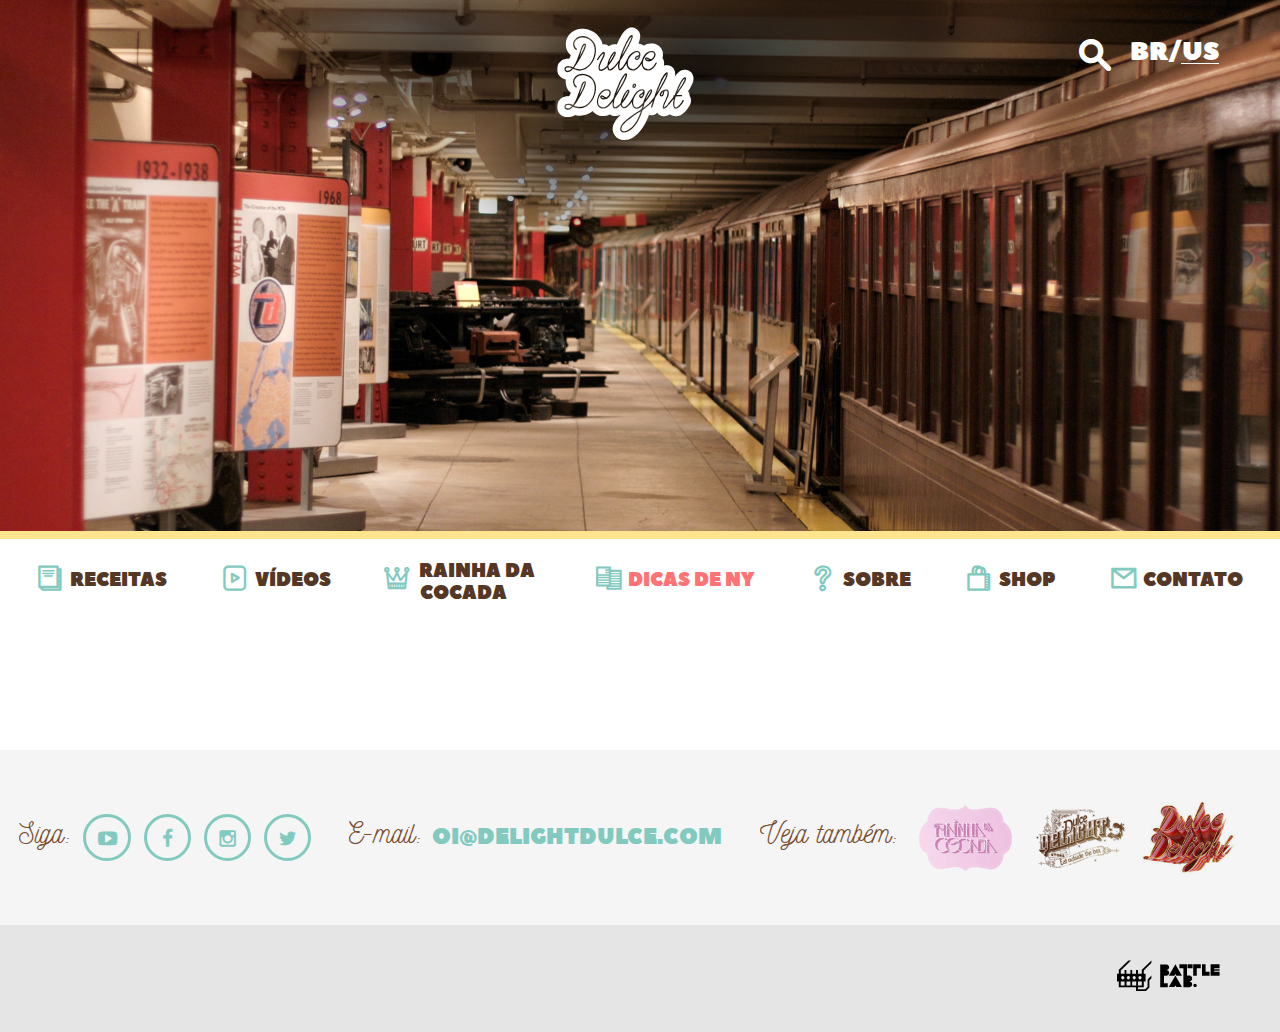
<file: _static/ny-tips.html>
<!doctype html>
<html lang="en" class="document">
  <head>
    <meta charset="UTF-8">
    <meta name="viewport" content="width=device-width, initial-scale=1">
    <title>Dulce Delight</title>
    <link href="./assets/css/app.css" rel="stylesheet" />
  </head>
  <body class="body page ny-tips">
    <div class="wrapper viewport">
      <div class="wrapper app" id="app">
        <header class="header" id="header">
          <h1 class="title"><a href="index.html" title="Dulce Delight" class="anchor">Dulce Delight</a></h1>
          <form name="search-form" id="search-form" action="" method="" class="form search">
            <fieldset class="fieldset">
              <legend class="title">Ferramenta de busca</legend>
              <div class="wrapper field keywords">
                <label class="title" for="q">Palavras-chave:</label>
                <input type="text" name="q" id="q" maxlength="255" class="input" value="" />
              </div>
              <div class="wrapper control submit">
                <input type="submit" class="input" value="Buscar" />
              </div>
            </fieldset>
          </form>
          <nav class="navigation sitemap">
            <h4 class="title">Navegue pelo site</h4>
            <ul class="collection">
              <li class="item recipes"><a href="receitas.html" title="Receitas" class="anchor">Receitas</a></li>
              <li class="item videos"><a href="videos.html" title="Vídeos" class="anchor">Vídeos</a></li>
              <li class="item rainha-da-cocada"><a href="" title="Rainha da Cocada" target="_blank" class="anchor">Rainha da Cocada</a></li>
              <li class="item ny-tips active"><a href="ny-tips.html" title="Dicas de NY" class="anchor">Dicas de NY</a></li>
              <li class="item about"><a href="about.html" title="Sobre" class="anchor">Sobre</a></li>
              <li class="item shop"><a href="https://www.dulcedelight.com.br/" title="Shop" target="_blank" class="anchor">Shop</a></li>
              <li class="item contact"><a href="contact.html" target="_blank" title="Contato" class="anchor">Contato</a></li>
            </ul>
          </nav>
          <nav class="navigation languages">
            <h4 class="title">Alterar idioma</h4>
            <ul class="collection">
              <li class="item pt-br"><a href="" title="Português" class="anchor" data-language="BR">Português</a></li>
              <li class="item en-us active"><a href="" title="English" class="anchor" data-language="US">English</a></li>
            </ul>
          </nav>
        </header>
        <div class="wrapper content" id="content">
          <section class="section ny-tips">
          </section>
        </div>
        <footer class="footer" id="footer">
          <nav class="navigation social">
            <h4 class="title">Siga</h4>
            <ul class="collection">
              <li class="item youtube"><a href="" title="Youtube" class="anchor">Youtube</a></li>
              <li class="item facebook"><a href="" title="Facebook" class="anchor">Facebook</a></li>
              <li class="item instagram"><a href="" title="Instagram" class="anchor">Instagram</a></li>
              <li class="item twitter"><a href="" title="Twitter" class="anchor">Twitter</a></li>
            </ul>
          </nav>
          <dl class="definition contact">
            <dt class="title">E-mail</dt>
            <dd class="description"><a href="mailto:oi@delightdulce.com" title="oi@delightdulce.com" class="anchor">oi@delightdulce.com</a></dd>
          </dl>
          <nav class="navigation external">
            <h4 class="title">Veja também</h4>
            <ul class="collection">
              <li class="item rainha-da-cocada"><a href="" title="Rainha da Cocada" class="anchor">Rainha da Cocada</a></li>
              <li class="item dulce-delight-store"><a href="" title="Dulce Delight" class="anchor">Dulce Delight Store</a></li>
              <li class="item dulce-delight"><a href="" title="Dulce Delight" class="anchor">Dulce Delight</a></li>
            </ul>
          </nav>
          <nav class="navigation claims">
            <h4 class="title">Créditos</h4>
            <ul class="collection">
              <li class="item battle-lab"><a href="" title="Battle Lab" class="anchor">Battle Lab</a></li>
            </ul>
          </nav>
        </footer>
      </div>
    </div>
  </body>
</html>
</file>
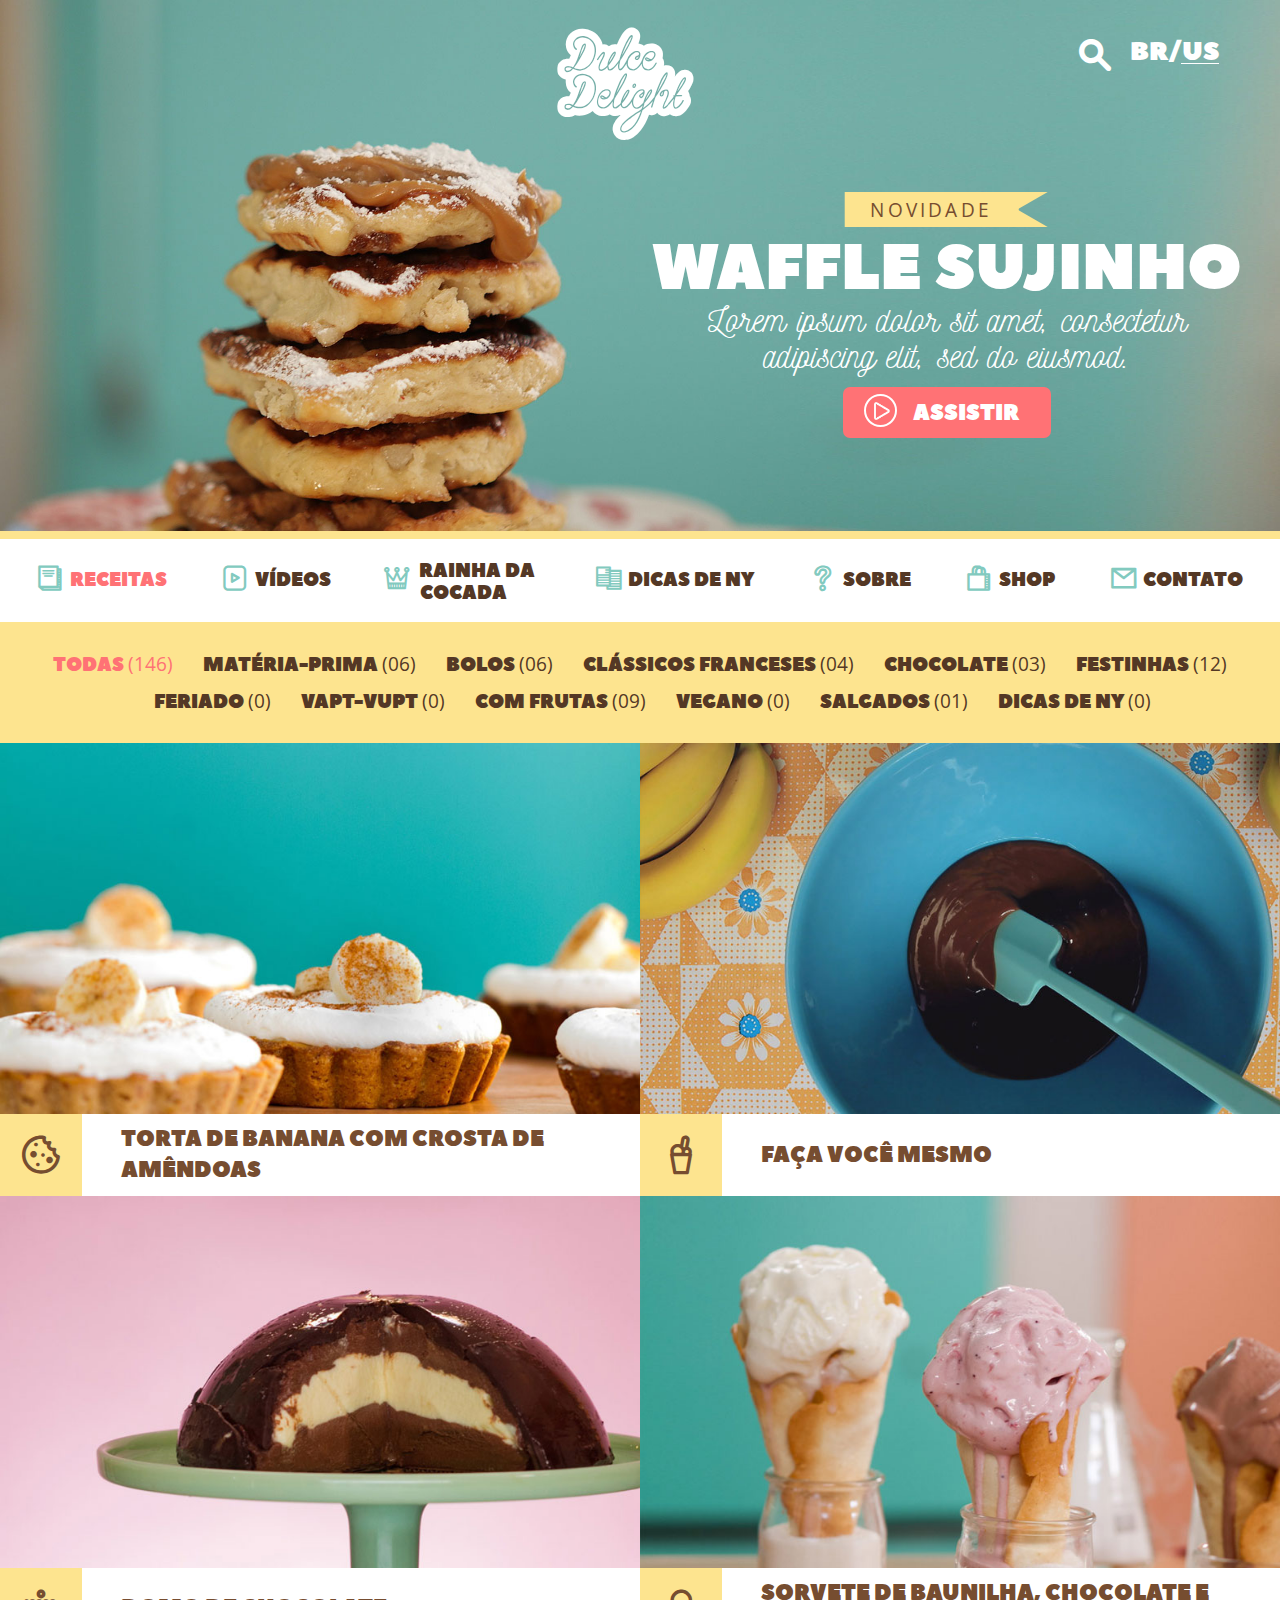
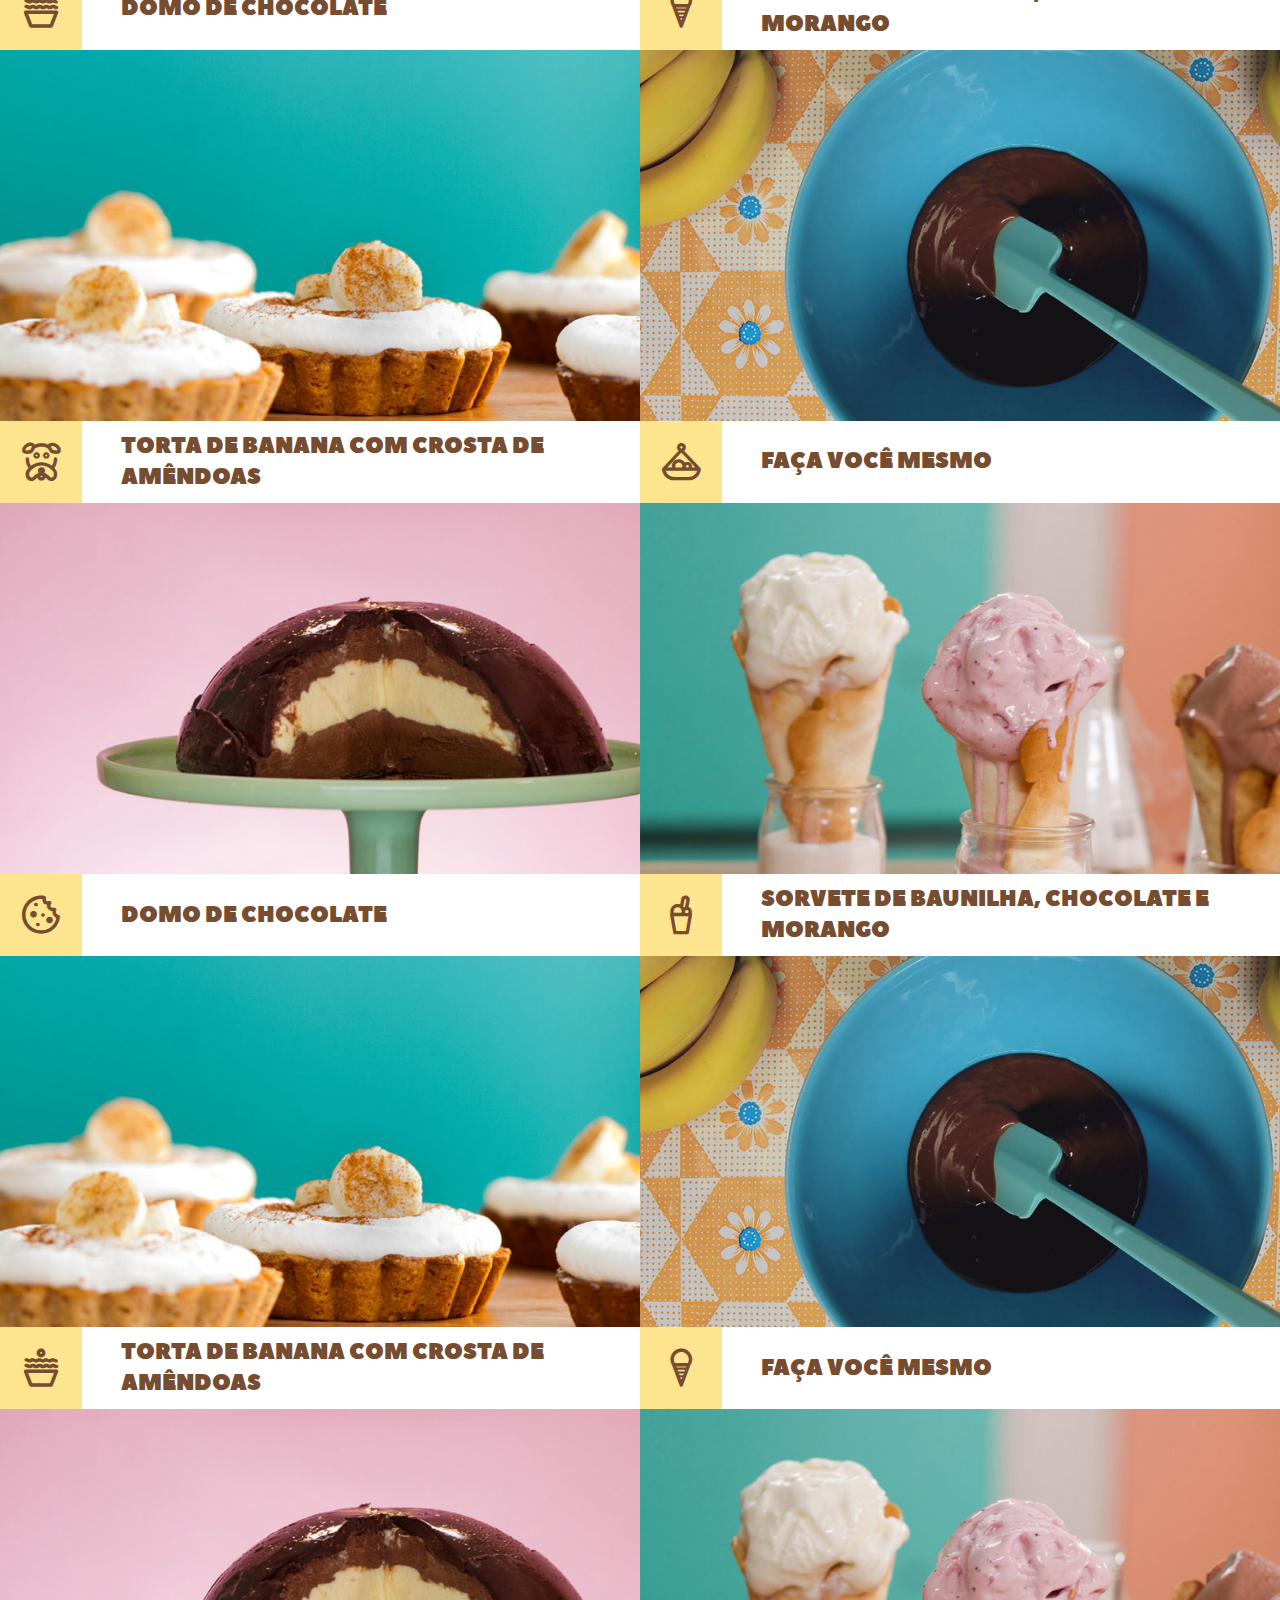
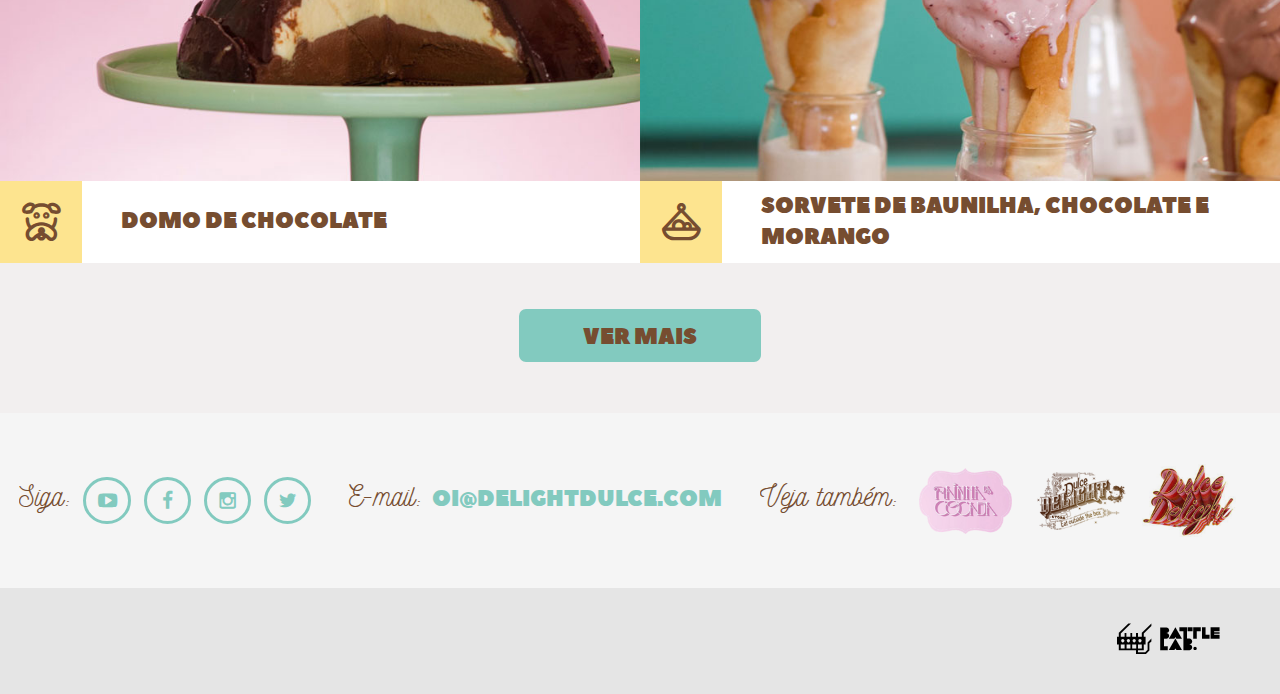
<file: _static/receitas.html>
<!doctype html>
<html lang="en" class="document">
<head>
	<meta charset="UTF-8">
	<meta name="viewport" content="width=device-width, initial-scale=1">
	<title>Dulce Delight</title>
	<link href="./assets/css/app.css" rel="stylesheet" />
</head>
<body class="body">
	<div class="wrapper viewport">
		<div class="wrapper app" id="app">
			<header class="header" id="header">
				<h1 class="title"><a href="index.html" title="Dulce Delight" class="anchor">Dulce Delight</a></h1>
				<form name="search-form" id="search-form" action="" method="" class="form search">
					<fieldset class="fieldset">
						<legend class="title">Ferramenta de busca</legend>
						<div class="wrapper field keywords">
							<label class="title" for="q">Palavras-chave:</label>
							<input type="text" name="q" id="q" maxlength="255" class="input" value="" />
						</div>
						<div class="wrapper control submit">
							<input type="submit" class="input" value="Buscar" />
						</div>
					</fieldset>
				</form>

				<nav class="navigation sitemap">
					<h4 class="title">Navegue pelo site</h4>
					<ul class="collection">
						<li class="item recipes active"><a href="receitas.html" title="Receitas" class="anchor">Receitas</a></li>
						<li class="item videos"><a href="videos.html" title="Vídeos" class="anchor">Vídeos</a></li>
						<li class="item rainha-da-cocada"><a href="" title="Rainha da Cocada" target="_blank" class="anchor">Rainha da Cocada</a></li>
						<li class="item ny-tips"><a href="ny-tips.html" title="Dicas de NY" class="anchor">Dicas de NY</a></li>
						<li class="item about"><a href="about.html" title="Sobre" class="anchor">Sobre</a></li>
						<li class="item shop"><a href="https://www.dulcedelight.com.br/" title="Shop" target="_blank" class="anchor">Shop</a></li>
						<li class="item contact"><a href="contact.html" title="Contato" class="anchor">Contato</a></li>
					</ul>
					<ul class="collection subnav">
						<li class="item active"><a href="" title="Todas" class="anchor">Todas <span>(146)</span></a></li>
						<li class="item"><a href="" title="Matéria-Prima" class="anchor">Matéria-Prima <span>(06)</span></a></li>
						<li class="item"><a href="" title="Bolos" class="anchor">Bolos <span>(06)</span></a></li>
						<li class="item"><a href="" title="Clássicos Franceses" class="anchor">Clássicos Franceses <span>(04)</span></a></li>
						<li class="item"><a href="" title="Chocolate" class="anchor">Chocolate <span>(03)</span></a></li>
						<li class="item"><a href="" title="Festinhas" class="anchor">Festinhas <span>(12)</span></a></li>
						<li class="item"><a href="" title="Feriado" class="anchor">Feriado <span>(0)</span></a></li>
						<li class="item"><a href="" title="Vapt-vupt" class="anchor">Vapt-vupt <span>(0)</span></a></li>
						<li class="item"><a href="" title="Com Frutas" class="anchor">Com Frutas <span>(09)</span></a></li>
						<li class="item"><a href="" title="Vegano" class="anchor">Vegano <span>(0)</span></a></li>
						<li class="item"><a href="" title="Salgados" class="anchor">Salgados <span>(01)</span></a></li>
						<li class="item"><a href="" title="Dicas de NY" class="anchor">Dicas de NY <span>(0)</span></a></li>
					</ul>
				</nav>

				<nav class="navigation languages">
					<h4 class="title">Alterar idioma</h4>
					<ul class="collection">
						<li class="item pt-br"><a href="" title="Português" class="anchor" data-language="BR">Português</a></li>
						<li class="item en-us active"><a href="" title="English" class="anchor" data-language="US">English</a></li>
					</ul>
				</nav>
			</header>

			<div class="wrapper content" id="content">
				<section class="section highlights">
					<h2 class="title">Destaques</h2>
					
					<article class="article" style="background-image: url(./assets/image/trash/post-01.jpg);">
						<h3 class="title">
							<a href="" title="Waffle Sujinho" class="anchor">
								<span class="fragment context">Novidade</span><span class="fragment separator">:</span>
								<span class="fragment">Waffle Sujinho</span>
							</a>
						</h3>
						<p class="paragraph">Lorem ipsum dolor sit amet, consectetur adipiscing elit, sed  do eiusmod.</p>
						<nav class="navigation actions">
							<h4 class="title">Opções</h4>
							<ul class="collection">
								<li class="item watch"><a href="" title="Assistir" class="anchor">Assistir</a></li>
							</ul>
						</nav>
					</article>
				</section>

				<section class="section recipes">
					<ul class="collection">
						<li class="item" style="background-image: url(./assets/image/trash/video-01.jpg);">
							<a href="recipe.html" title="Torta de banana com crosta de amêndoas" class="anchor">Torta de banana com crosta de amêndoas</a>
						</li>
						<li class="item" style="background-image: url(./assets/image/trash/video-02.jpg);">
							<a href="recipe.html" title="Faça você mesmo" class="anchor">Faça você mesmo</a>
						</li>
						<li class="item" style="background-image: url(./assets/image/trash/video-03.jpg);">
							<a href="recipe.html" title="Domo de chocolate" class="anchor">Domo de chocolate</a>
						</li>
						<li class="item" style="background-image: url(./assets/image/trash/video-04.jpg);">
							<a href="recipe.html" title="Sorvete de baunilha, chocolate e morango" class="anchor">Sorvete de baunilha, chocolate e morango</a>
						</li>
						<li class="item" style="background-image: url(./assets/image/trash/video-01.jpg);">
							<a href="recipe.html" title="Torta de banana com crosta de amêndoas" class="anchor">Torta de banana com crosta de amêndoas</a>
						</li>
						<li class="item" style="background-image: url(./assets/image/trash/video-02.jpg);">
							<a href="recipe.html" title="Faça você mesmo" class="anchor">Faça você mesmo</a>
						</li>
						<li class="item" style="background-image: url(./assets/image/trash/video-03.jpg);">
							<a href="recipe.html" title="Domo de chocolate" class="anchor">Domo de chocolate</a>
						</li>
						<li class="item" style="background-image: url(./assets/image/trash/video-04.jpg);">
							<a href="recipe.html" title="Sorvete de baunilha, chocolate e morango" class="anchor">Sorvete de baunilha, chocolate e morango</a>
						</li>
						<li class="item" style="background-image: url(./assets/image/trash/video-01.jpg);">
							<a href="recipe.html" title="Torta de banana com crosta de amêndoas" class="anchor">Torta de banana com crosta de amêndoas</a>
						</li>
						<li class="item" style="background-image: url(./assets/image/trash/video-02.jpg);">
							<a href="recipe.html" title="Faça você mesmo" class="anchor">Faça você mesmo</a>
						</li>
						<li class="item" style="background-image: url(./assets/image/trash/video-03.jpg);">
							<a href="recipe.html" title="Domo de chocolate" class="anchor">Domo de chocolate</a>
						</li>
						<li class="item" style="background-image: url(./assets/image/trash/video-04.jpg);">
							<a href="recipe.html" title="Sorvete de baunilha, chocolate e morango" class="anchor">Sorvete de baunilha, chocolate e morango</a>
						</li>
					</ul>
				</section>
				<section class="load-more">
					<a href="javascript:void(0);" class="anchor">Ver mais</a>
				</section>
			</div>
			</div>

			<footer class="footer" id="footer">
				<nav class="navigation social">
					<h4 class="title">Siga</h4>
					<ul class="collection">
						<li class="item youtube"><a href="" title="Youtube" class="anchor">Youtube</a></li>
						<li class="item facebook"><a href="" title="Facebook" class="anchor">Facebook</a></li>
						<li class="item instagram"><a href="" title="Instagram" class="anchor">Instagram</a></li>
						<li class="item twitter"><a href="" title="Twitter" class="anchor">Twitter</a></li>
					</ul>
				</nav>

				<dl class="definition contact">
					<dt class="title">E-mail</dt>
					<dd class="description"><a href="mailto:oi@delightdulce.com" title="oi@delightdulce.com" class="anchor">oi@delightdulce.com</a></dd>
				</dl>

				<nav class="navigation external">
					<h4 class="title">Veja também</h4>
					<ul class="collection">
						<li class="item rainha-da-cocada"><a href="" title="Rainha da Cocada" class="anchor">Rainha da Cocada</a></li>
						<li class="item dulce-delight-store"><a href="" title="Dulce Delight" class="anchor">Dulce Delight Store</a></li>
						<li class="item dulce-delight"><a href="" title="Dulce Delight" class="anchor">Dulce Delight</a></li>
					</ul>
				</nav>

				<nav class="navigation claims">
					<h4 class="title">Créditos</h4>
					<ul class="collection">
						<li class="item battle-lab"><a href="" title="Battle Lab" class="anchor">Battle Lab</a></li>
					</ul>
				</nav>
			</footer>
		</div>
	</div>
</body>
</html>
</file>
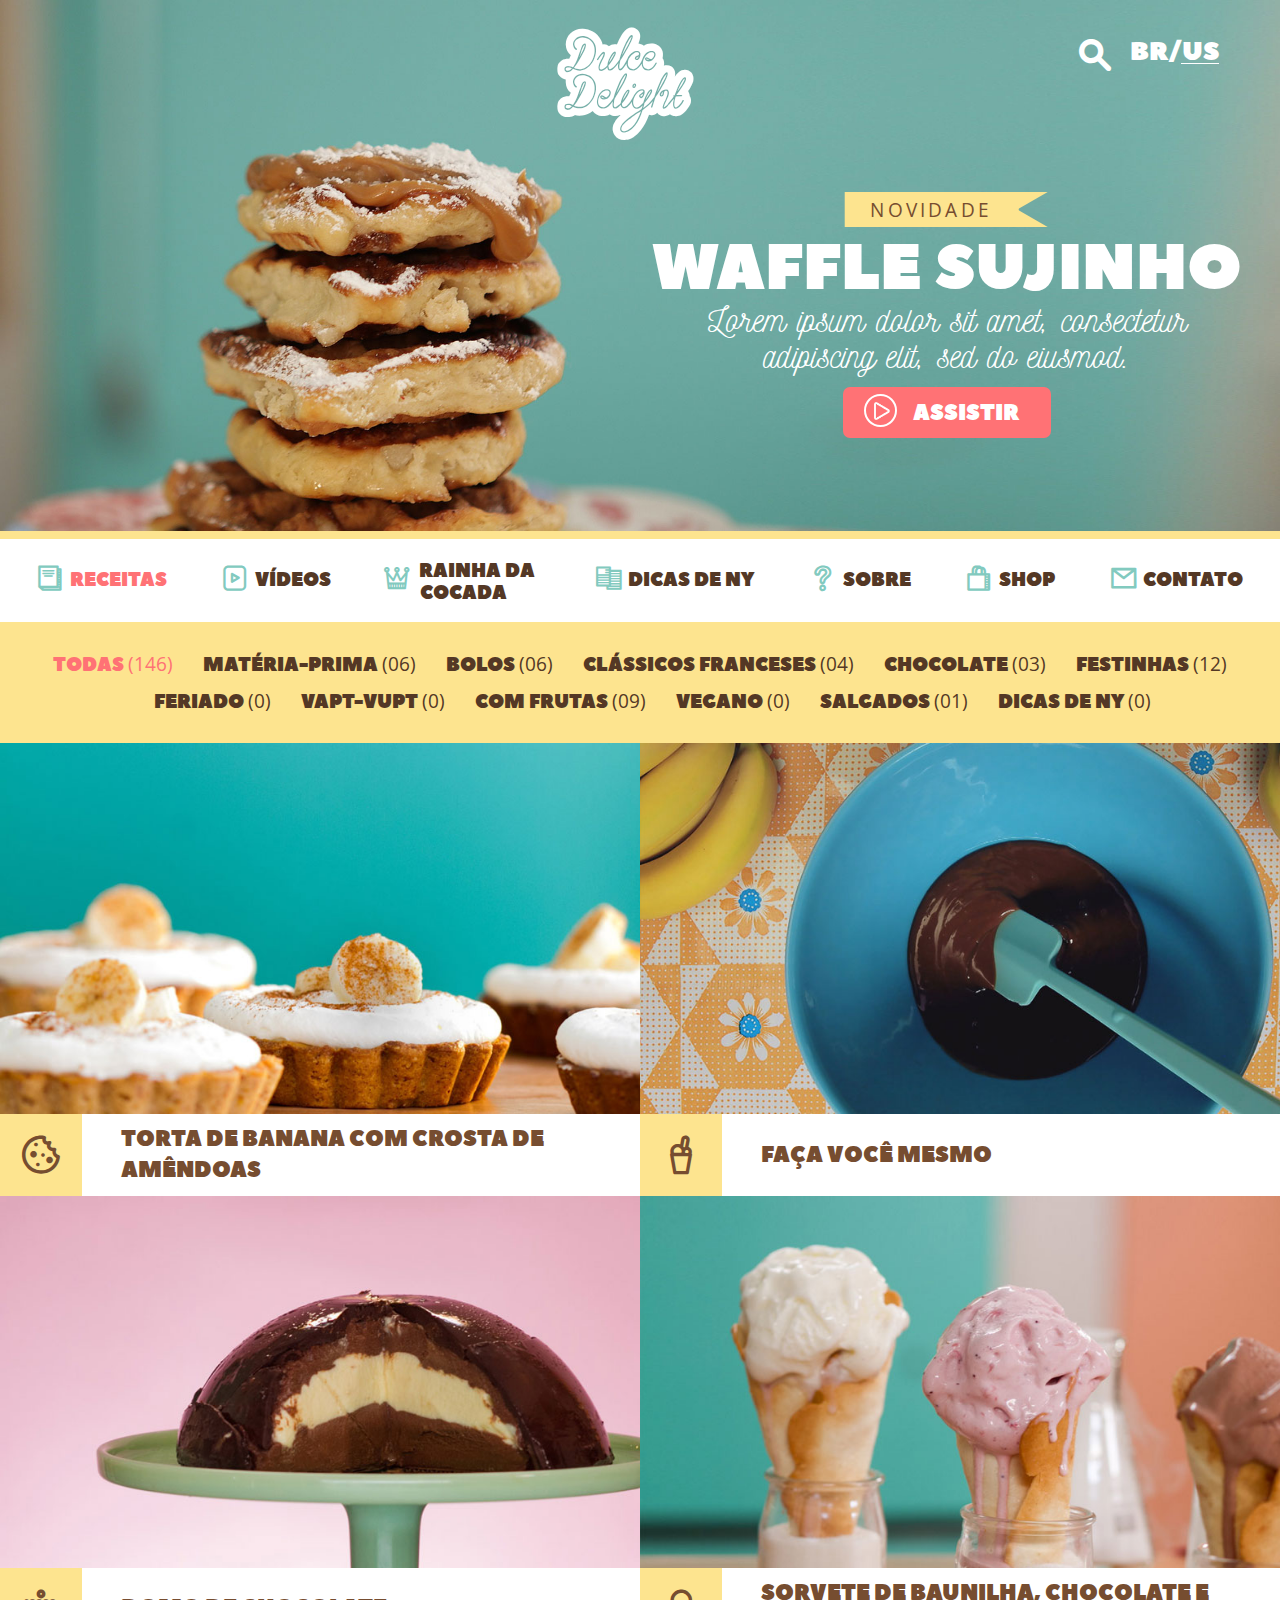
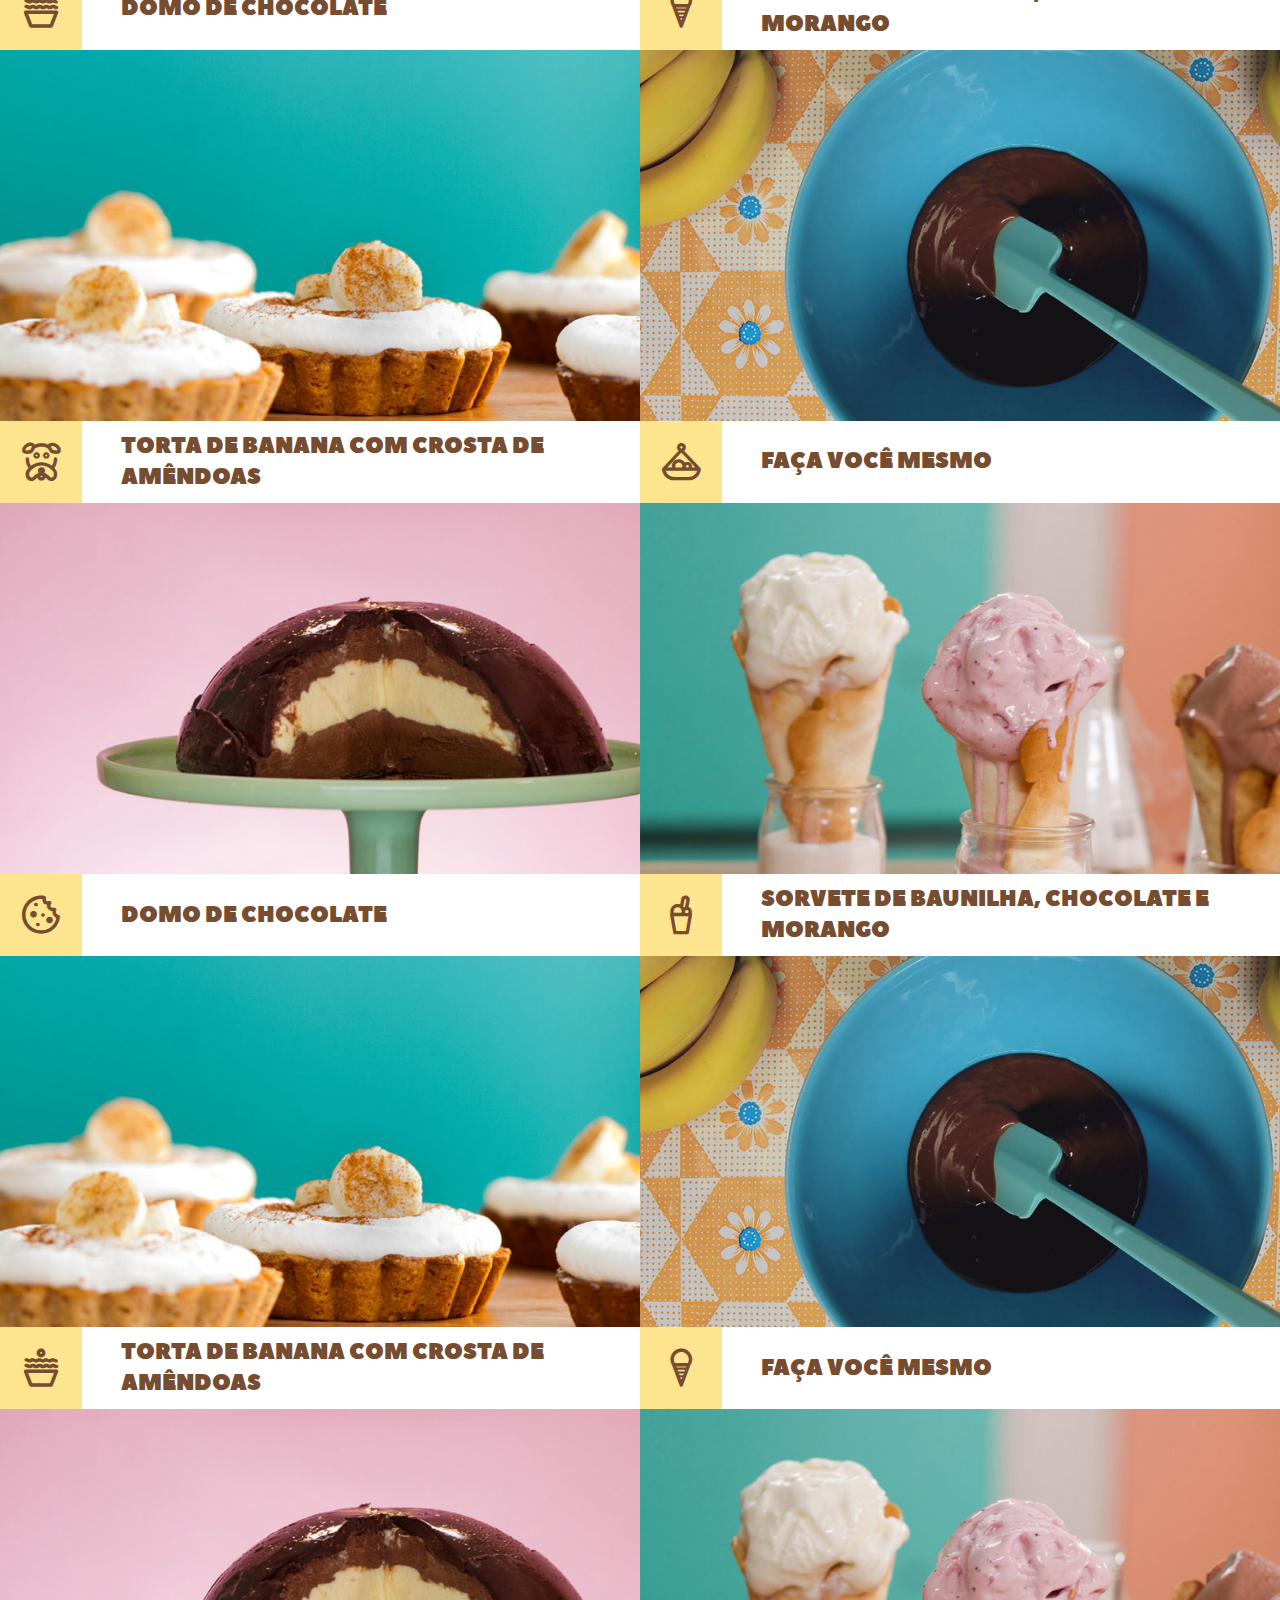
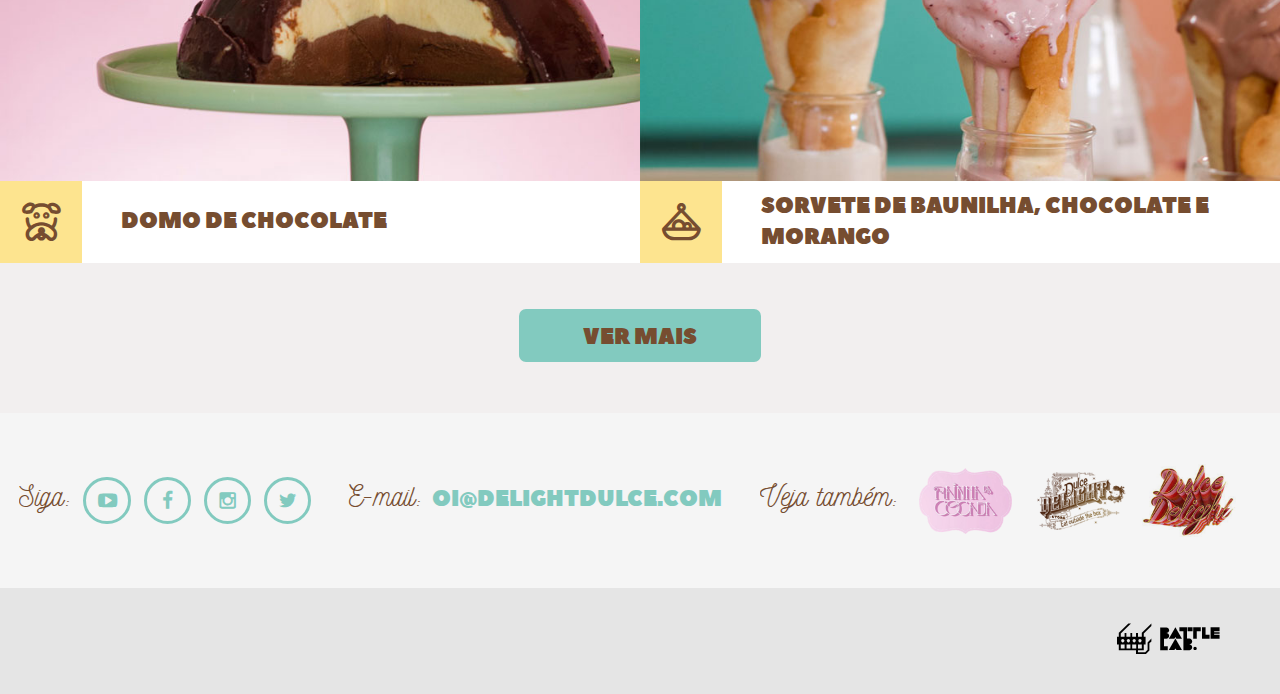
<file: _static/recipes.html>
<!doctype html>
<html lang="en" class="document">
<head>
	<meta charset="UTF-8">
	<meta name="viewport" content="width=device-width, initial-scale=1">
	<title>Dulce Delight</title>
	<link href="./assets/css/app.css" rel="stylesheet" />
</head>
<body class="body page recipes">
	<div class="wrapper viewport">
		<div class="wrapper app" id="app">
			<header class="header" id="header">
				<h1 class="title"><a href="index.html" title="Dulce Delight" class="anchor">Dulce Delight</a></h1>
				<form name="search-form" id="search-form" action="" method="" class="form search">
					<fieldset class="fieldset">
						<legend class="title">Ferramenta de busca</legend>
						<div class="wrapper field keywords">
							<label class="title" for="q">Palavras-chave:</label>
							<input type="text" name="q" id="q" maxlength="255" class="input" value="" />
						</div>
						<div class="wrapper control submit">
							<input type="submit" class="input" value="Buscar" />
						</div>
					</fieldset>
				</form>

				<nav class="navigation sitemap">
					<h4 class="title">Navegue pelo site</h4>
					<ul class="collection">
						<li class="item recipes active"><a href="receitas.html" title="Receitas" class="anchor">Receitas</a></li>
						<li class="item videos"><a href="videos.html" title="Vídeos" class="anchor">Vídeos</a></li>
						<li class="item rainha-da-cocada"><a href="" title="Rainha da Cocada" target="_blank" class="anchor">Rainha da Cocada</a></li>
						<li class="item ny-tips"><a href="ny-tips.html" title="Dicas de NY" class="anchor">Dicas de NY</a></li>
						<li class="item about"><a href="about.html" title="Sobre" class="anchor">Sobre</a></li>
						<li class="item shop"><a href="https://www.dulcedelight.com.br/" title="Shop" target="_blank" class="anchor">Shop</a></li>
						<li class="item contact"><a href="contact.html" title="Contato" class="anchor">Contato</a></li>
					</ul>
					<ul class="collection subnav">
						<li class="item active"><a href="" title="Todas" class="anchor">Todas <span>(146)</span></a></li>
						<li class="item"><a href="" title="Matéria-Prima" class="anchor">Matéria-Prima <span>(06)</span></a></li>
						<li class="item"><a href="" title="Bolos" class="anchor">Bolos <span>(06)</span></a></li>
						<li class="item"><a href="" title="Clássicos Franceses" class="anchor">Clássicos Franceses <span>(04)</span></a></li>
						<li class="item"><a href="" title="Chocolate" class="anchor">Chocolate <span>(03)</span></a></li>
						<li class="item"><a href="" title="Festinhas" class="anchor">Festinhas <span>(12)</span></a></li>
						<li class="item"><a href="" title="Feriado" class="anchor">Feriado <span>(0)</span></a></li>
						<li class="item"><a href="" title="Vapt-vupt" class="anchor">Vapt-vupt <span>(0)</span></a></li>
						<li class="item"><a href="" title="Com Frutas" class="anchor">Com Frutas <span>(09)</span></a></li>
						<li class="item"><a href="" title="Vegano" class="anchor">Vegano <span>(0)</span></a></li>
						<li class="item"><a href="" title="Salgados" class="anchor">Salgados <span>(01)</span></a></li>
						<li class="item"><a href="" title="Dicas de NY" class="anchor">Dicas de NY <span>(0)</span></a></li>
					</ul>
				</nav>

				<nav class="navigation languages">
					<h4 class="title">Alterar idioma</h4>
					<ul class="collection">
						<li class="item pt-br"><a href="" title="Português" class="anchor" data-language="BR">Português</a></li>
						<li class="item en-us active"><a href="" title="English" class="anchor" data-language="US">English</a></li>
					</ul>
				</nav>
			</header>

			<div class="wrapper content" id="content">
				<section class="section highlights">
					<h2 class="title">Destaques</h2>

					<article class="article" style="background-image: url(./assets/image/trash/post-01.jpg);">
						<h3 class="title">
							<a href="" title="Waffle Sujinho" class="anchor">
								<span class="fragment context">Novidade</span><span class="fragment separator">:</span>
								<span class="fragment">Waffle Sujinho</span>
							</a>
						</h3>
						<p class="paragraph">Lorem ipsum dolor sit amet, consectetur adipiscing elit, sed  do eiusmod.</p>
						<nav class="navigation actions">
							<h4 class="title">Opções</h4>
							<ul class="collection">
								<li class="item watch"><a href="" title="Assistir" class="anchor">Assistir</a></li>
							</ul>
						</nav>
					</article>
				</section>

				<section class="section recipes">
					<ul class="collection">
						<li class="item" style="background-image: url(./assets/image/trash/video-01.jpg);">
							<a href="recipe.html" title="Torta de banana com crosta de amêndoas" class="anchor">Torta de banana com crosta de amêndoas</a>
						</li>
						<li class="item" style="background-image: url(./assets/image/trash/video-02.jpg);">
							<a href="recipe.html" title="Faça você mesmo" class="anchor">Faça você mesmo</a>
						</li>
						<li class="item" style="background-image: url(./assets/image/trash/video-03.jpg);">
							<a href="recipe.html" title="Domo de chocolate" class="anchor">Domo de chocolate</a>
						</li>
						<li class="item" style="background-image: url(./assets/image/trash/video-04.jpg);">
							<a href="recipe.html" title="Sorvete de baunilha, chocolate e morango" class="anchor">Sorvete de baunilha, chocolate e morango</a>
						</li>
						<li class="item" style="background-image: url(./assets/image/trash/video-01.jpg);">
							<a href="recipe.html" title="Torta de banana com crosta de amêndoas" class="anchor">Torta de banana com crosta de amêndoas</a>
						</li>
						<li class="item" style="background-image: url(./assets/image/trash/video-02.jpg);">
							<a href="recipe.html" title="Faça você mesmo" class="anchor">Faça você mesmo</a>
						</li>
						<li class="item" style="background-image: url(./assets/image/trash/video-03.jpg);">
							<a href="recipe.html" title="Domo de chocolate" class="anchor">Domo de chocolate</a>
						</li>
						<li class="item" style="background-image: url(./assets/image/trash/video-04.jpg);">
							<a href="recipe.html" title="Sorvete de baunilha, chocolate e morango" class="anchor">Sorvete de baunilha, chocolate e morango</a>
						</li>
						<li class="item" style="background-image: url(./assets/image/trash/video-01.jpg);">
							<a href="recipe.html" title="Torta de banana com crosta de amêndoas" class="anchor">Torta de banana com crosta de amêndoas</a>
						</li>
						<li class="item" style="background-image: url(./assets/image/trash/video-02.jpg);">
							<a href="recipe.html" title="Faça você mesmo" class="anchor">Faça você mesmo</a>
						</li>
						<li class="item" style="background-image: url(./assets/image/trash/video-03.jpg);">
							<a href="recipe.html" title="Domo de chocolate" class="anchor">Domo de chocolate</a>
						</li>
						<li class="item" style="background-image: url(./assets/image/trash/video-04.jpg);">
							<a href="recipe.html" title="Sorvete de baunilha, chocolate e morango" class="anchor">Sorvete de baunilha, chocolate e morango</a>
						</li>
					</ul>
				</section>
				<section class="load-more">
					<a href="javascript:void(0);" class="anchor">Ver mais</a>
				</section>
			</div>
			</div>

			<footer class="footer" id="footer">
				<nav class="navigation social">
					<h4 class="title">Siga</h4>
					<ul class="collection">
						<li class="item youtube"><a href="" title="Youtube" class="anchor">Youtube</a></li>
						<li class="item facebook"><a href="" title="Facebook" class="anchor">Facebook</a></li>
						<li class="item instagram"><a href="" title="Instagram" class="anchor">Instagram</a></li>
						<li class="item twitter"><a href="" title="Twitter" class="anchor">Twitter</a></li>
					</ul>
				</nav>

				<dl class="definition contact">
					<dt class="title">E-mail</dt>
					<dd class="description"><a href="mailto:oi@delightdulce.com" title="oi@delightdulce.com" class="anchor">oi@delightdulce.com</a></dd>
				</dl>

				<nav class="navigation external">
					<h4 class="title">Veja também</h4>
					<ul class="collection">
						<li class="item rainha-da-cocada"><a href="" title="Rainha da Cocada" class="anchor">Rainha da Cocada</a></li>
						<li class="item dulce-delight-store"><a href="" title="Dulce Delight" class="anchor">Dulce Delight Store</a></li>
						<li class="item dulce-delight"><a href="" title="Dulce Delight" class="anchor">Dulce Delight</a></li>
					</ul>
				</nav>

				<nav class="navigation claims">
					<h4 class="title">Créditos</h4>
					<ul class="collection">
						<li class="item battle-lab"><a href="" title="Battle Lab" class="anchor">Battle Lab</a></li>
					</ul>
				</nav>
			</footer>
		</div>
	</div>
</body>
</html>
</file>
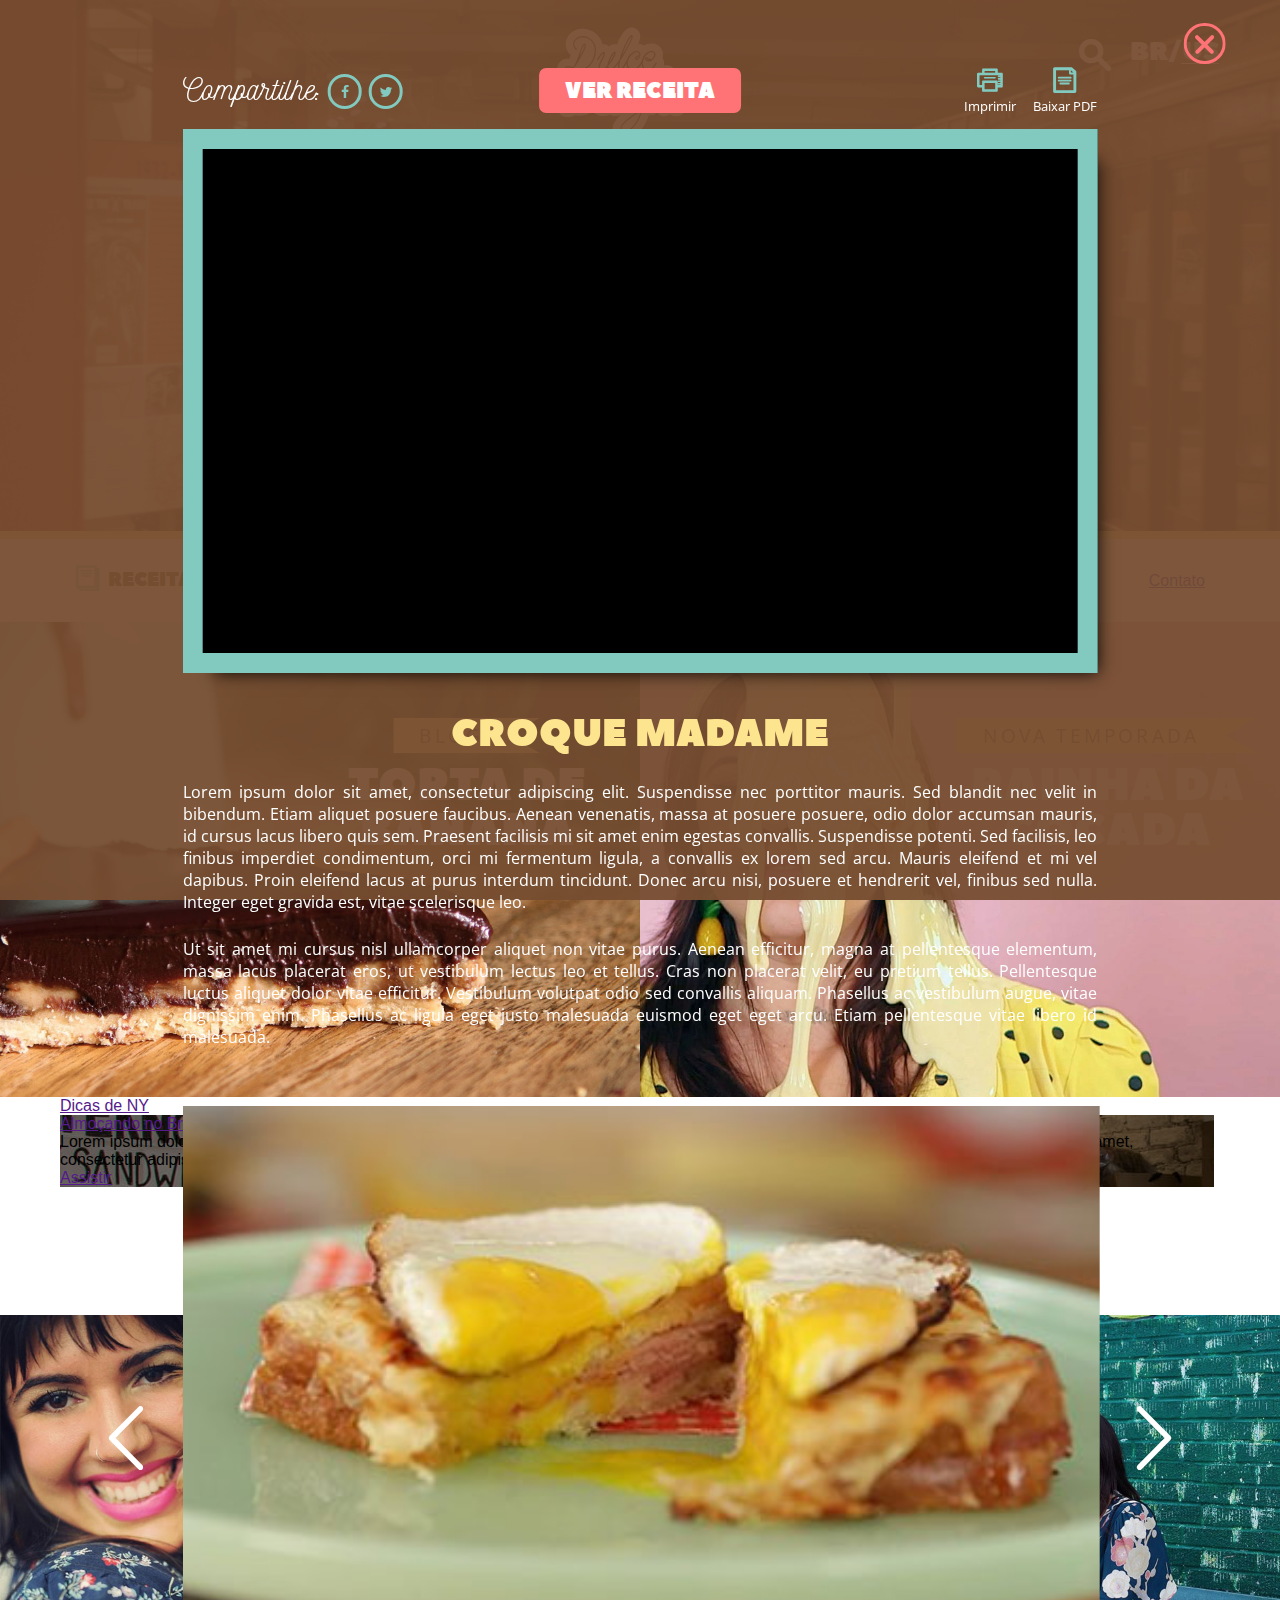
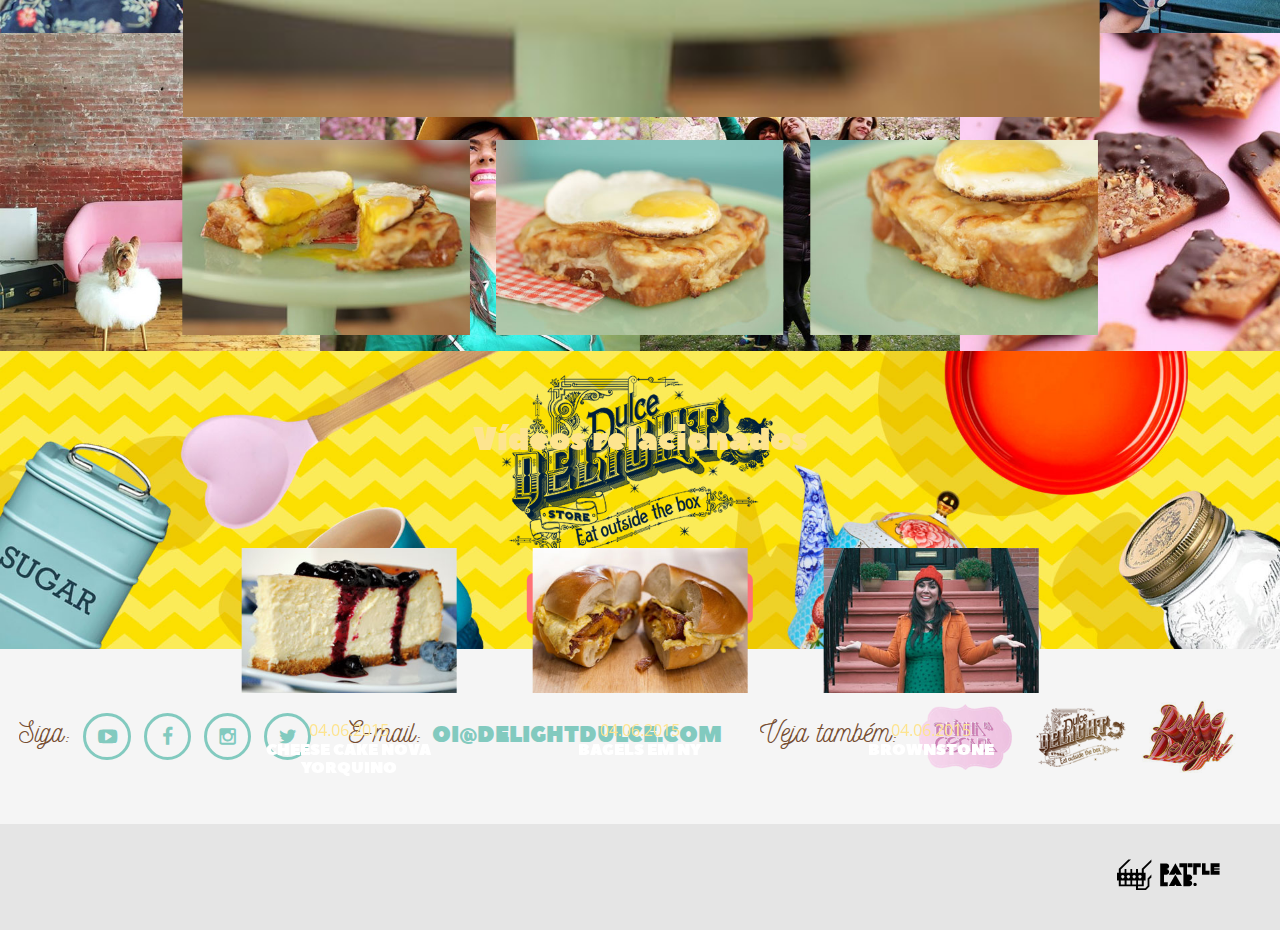
<file: _static/search-results.html>
<!doctype html>
<html lang="en" class="document">
  <head>
    <meta charset="UTF-8">
    <meta name="viewport" content="width=device-width, initial-scale=1">
    <title>Dulce Delight</title>
    <link href="./assets/css/app.css" rel="stylesheet" />
  </head>
  <body class="body page search results">
    <div class="wrapper viewport">
      <div class="wrapper app" id="app">
        <header class="header" id="header">
          <h1 class="title"><a href="index.html" title="Dulce Delight" class="anchor">Dulce Delight</a></h1>
          <form name="search-form" id="search-form" action="" method="" class="form search">
            <fieldset class="fieldset">
              <legend class="title">Ferramenta de busca</legend>
              <div class="wrapper field keywords">
                <label class="title" for="q">Palavras-chave:</label>
                <input type="text" name="q" id="q" maxlength="255" class="input" value="" />
              </div>
              <div class="wrapper control submit">
                <input type="submit" class="input" value="Buscar" />
              </div>
            </fieldset>
          </form>
          <nav class="navigation sitemap">
            <h4 class="title">Navegue pelo site</h4>
            <ul class="collection">
              <li class="item recipes"><a href="receitas.html" title="Receitas" class="anchor">Receitas</a></li>
              <li class="item videos active"><a href="videos.html" title="Vídeos" class="anchor">Vídeos</a></li>
              <li class="item rainha-da-cocada"><a href="" title="Rainha da Cocada" target="_blank" class="anchor">Rainha da Cocada</a></li>
              <li class="item ny-tips"><a href="ny-tips.html" title="Dicas de NY" class="anchor">Dicas de NY</a></li>
              <li class="item about"><a href="about.html" title="Sobre" class="anchor">Sobre</a></li>
              <li class="item shop"><a href="https://www.dulcedelight.com.br" title="Shop" target="_blank" class="anchor">Shop</a></li>
              <li class="item contact"><a href="contact.html" title="Contato" class="anchorindex.html">Contato</a></li>
            </ul>
          </nav>
          <nav class="navigation languages">
            <h4 class="title">Alterar idioma</h4>
            <ul class="collection">
              <li class="item pt-br"><a href="" title="Português" class="anchor" data-language="BR">Português</a></li>
              <li class="item en-us active"><a href="" title="English" class="anchor" data-language="US">English</a></li>
            </ul>
          </nav>
        </header>
        <div class="wrapper content inactive" id="content">
          <section class="section video">
            <h2 class="title">Croque Madame</h2>
            <div class="wrapper player">
              <iframe src="https://www.youtube.com/embed/ZK4xtkE4Es0" frameborder="0" allowfullscreen></iframe>
            </div>
            <blockquote class="quote">
              <p class="paragraph">Lorem ipsum dolor sit amet, consectetur adipiscing elit. Suspendisse nec porttitor mauris. Sed blandit nec velit in bibendum. Etiam aliquet posuere faucibus. Aenean venenatis, massa at posuere posuere, odio dolor accumsan mauris, id cursus lacus libero quis sem. Praesent facilisis mi sit amet enim egestas convallis. Suspendisse potenti. Sed facilisis, leo finibus imperdiet condimentum, orci mi fermentum ligula, a convallis ex lorem sed arcu. Mauris eleifend et mi vel dapibus. Proin eleifend lacus at purus interdum tincidunt. Donec arcu nisi, posuere et hendrerit vel, finibus sed nulla. Integer eget gravida est, vitae scelerisque leo.</p>
              <p class="paragraph">Ut sit amet mi cursus nisl ullamcorper aliquet non vitae purus. Aenean efficitur, magna at pellentesque elementum, massa lacus placerat eros, ut vestibulum lectus leo et tellus. Cras non placerat velit, eu pretium tellus. Pellentesque luctus aliquet dolor vitae efficitur. Vestibulum volutpat odio sed convallis aliquam. Phasellus ac vestibulum augue, vitae dignissim enim. Phasellus ac ligula eget justo malesuada euismod eget eget arcu. Etiam pellentesque vitae libero id malesuada.</p>
            </blockquote>
            <nav class="navigation actions">
              <h4 class="title">Opções</h4>
              <ul class="collection">
                <li class="item social">
                  <span class="fragment">Compartilhe</span>
                  <ul class="collection">
                    <li class="item facebook"><a href="" title="Facebook" class="anchor">Facebook</a></li>
                    <li class="item twitter"><a href="" title="Twitter" class="anchor">Twitter</a></li>
                  </ul>
                </li>
                <li class="item details"><a href="" title="Ver receita" class="anchor">Ver receita</a></li>
                <li class="item print"><a href="" title="Imprimir" class="anchor">Imprimir</a></li>
                <li class="item pdf"><a href="" title="Baixar PDF" class="anchor">Baixar PDF</a></li>
                <li class="item close"><a href="" title="Fechar" class="anchor">Fechar</a></li>
              </ul>
            </nav>
            <article class="article related photos">
              <h3 class="title">Fotos relacionadas</h3>
              <ul class="collection">
                <li class="item available active" style="background-image: url(./assets/image/trash/video-photo-02.jpg);"><a href="" title="Foto #2" class="anchor">Foto #2</a></li>
                <li class="item available" style="background-image: url(./assets/image/trash/video-photo-03.jpg);"><a href="" title="Foto #3" class="anchor">Foto #3</a></li>
                <li class="item available" style="background-image: url(./assets/image/trash/video-photo-04.jpg);"><a href="" title="Foto #4" class="anchor">Foto #4</a></li>
                <li class="item available" style="background-image: url(./assets/image/trash/video-photo-02.jpg);"><a href="" title="Foto #2" class="anchor">Foto #2</a></li>
                <li class="item available" style="background-image: url(./assets/image/trash/video-photo-03.jpg);"><a href="" title="Foto #3" class="anchor">Foto #3</a></li>
                <li class="item available" style="background-image: url(./assets/image/trash/video-photo-04.jpg);"><a href="" title="Foto #4" class="anchor">Foto #4</a></li>
                <li class="item available" style="background-image: url(./assets/image/trash/video-photo-02.jpg);"><a href="" title="Foto #2" class="anchor">Foto #2</a></li>
                <li class="item available" style="background-image: url(./assets/image/trash/video-photo-03.jpg);"><a href="" title="Foto #3" class="anchor">Foto #3</a></li>
                <li class="item available" style="background-image: url(./assets/image/trash/video-photo-04.jpg);"><a href="" title="Foto #4" class="anchor">Foto #4</a></li>
              </ul>
              <nav class="navigation pagination">
                <h4 class="title">Opções</h4>
                <ul class="collection">
                  <li class="item previous"><a href="" title="Página anterior" class="anchor">Página anterior</a></li>
                  <li class="item next"><a href="" title="Próxima página" class="anchor">Próxima página</a></li>
                </ul>
              </nav>
            </article>
            <article class="article related videos">
              <h3 class="title">Vídeos relacionados</h3>
              <dl class="definition" style="background-image: url(./assets/image/trash/video-05.jpg);">
                <dt class="title"><span class="fragment">04.06.2015</span></dt>
                <dd class="description"><a href="" title="Cheese cake nova yorquino" class="anchor">Cheese cake nova yorquino</a></dd>
              </dl>
              <dl class="definition" style="background-image: url(./assets/image/trash/video-06.jpg);">
                <dt class="title"><span class="fragment">04.06.2015</span></dt>
                <dd class="description"><a href="" title="Bagels em NY" class="anchor">Bagels em NY</a></dd>
              </dl>
              <dl class="definition" style="background-image: url(./assets/image/trash/video-07.jpg);">
                <dt class="title"><span class="fragment">04.06.2015</span></dt>
                <dd class="description"><a href="" title="Brownstone" class="anchor">Brownstone</a></dd>
              </dl>
            </article>
          </section>
          <section class="section highlights">
            <h2 class="title">Destaques</h2>
            <article class="article" style="background-image: url(./assets/image/trash/post-01.jpg);">
              <h3 class="title">
                <a href="" title="Waffle Sujinho" class="anchor">
                  <span class="fragment context">Novidade</span><span class="fragment separator">:</span>
                  <span class="fragment">Waffle Sujinho</span>
                </a>
              </h3>
              <p class="paragraph">Lorem ipsum dolor sit amet, consectetur adipiscing elit, sed  do eiusmod.</p>
              <nav class="navigation actions">
                <h4 class="title">Opções</h4>
                <ul class="collection">
                  <li class="item watch"><a href="" title="Assistir" class="anchor">Assistir</a></li>
                </ul>
              </nav>
            </article>
            <article class="article" style="background-image: url(./assets/image/trash/post-02.jpg);">
              <h3 class="title">
                <a href="" title="Torta de banana" class="anchor">
                  <span class="fragment context">Blog</span><span class="fragment separator">:</span>
                  <span class="fragment">Torta de banana</span>
                </a>
              </h3>
              <p class="paragraph">Lorem ipsum dolor sit amet, consectetur adipiscing elit, sed  do eiusmod.</p>
              <nav class="navigation actions">
                <h4 class="title">Opções</h4>
                <ul class="collection">
                  <li class="item view"><a href="" title="Ver post" class="anchor">Ver post</a></li>
                </ul>
              </nav>
            </article>
            <article class="article" style="background-image: url(./assets/image/trash/post-03.jpg);">
              <h3 class="title">
                <a href="" title="Rainha da Cocada" class="anchor">
                  <span class="fragment context">Nova temporada</span><span class="fragment separator">:</span>
                  <span class="fragment">Rainha da Cocada</span>
                </a>
              </h3>
              <p class="paragraph">Lorem ipsum dolor sit amet, consectetur adipiscing elit, sed  do eiusmod.</p>
              <nav class="navigation actions">
                <h4 class="title">Opções</h4>
                <ul class="collection">
                  <li class="item view"><a href="" title="Ver post" class="anchor">Ver post</a></li>
                </ul>
              </nav>
            </article>
          </section>
          <section class="section videos">
            <h2 class="title">Últimos videos</h2>
            <ul class="collection">
              <li class="item" style="background-image: url(./assets/image/trash/video-01.jpg);"><a href="" title="Torta de banana com crosta de amêndoas" class="anchor">Torta de banana com crosta de amêndoas</a></li>
              <li class="item" style="background-image: url(./assets/image/trash/video-02.jpg);"><a href="" title="Faça você mesmo" class="anchor">Faça você mesmo</a></li>
              <li class="item" style="background-image: url(./assets/image/trash/video-03.jpg);"><a href="" title="Domo de chocolate" class="anchor">Domo de chocolate</a></li>
              <li class="item" style="background-image: url(./assets/image/trash/video-04.jpg);"><a href="" title="Sorvete de baunilha, chocolate e morango" class="anchor">Sorvete de baunilha, chocolate e morango</a></li>
            </ul>
          </section>
          <section class="section ny-tips">
            <h2 class="title"><a href="" title="Dicas de NY" class="anchor">Dicas de NY</a></h2>
            <article class="article" style="background-image: url(./assets/image/trash/ny-tips-01.jpg);">
              <h3 class="title"><a href="" title="Almoçando no Brooklyn" class="anchor">Almoçando no Brooklyn</a></h3>
              <p class="paragraph">Lorem ipsum dolor sit amet, consectetur adipiscing elit, sed do eiusmod tempor incididunt ut labore et dolore magna aliqua. Lorem ipsum dolor sit amet, consectetur adipiscing.</p>
              <nav class="navigation actions">
                <h4 class="title">Opções</h4>
                <ul class="collection">
                  <li class="item watch"><a href="" title="Assistir" class="anchor">Assistir</a></li>
                </ul>
              </nav>
            </article>
          </section>
          <section class="section instagram">
            <h2 class="title">Instagram</h2>
            <ul class="collection">
              <li class="item" style="background-image: url(./assets/image/trash/instagram-01.jpg);"><a href="" title="Foto #1" class="anchor">Foto #1</a></li>
              <li class="item" style="background-image: url(./assets/image/trash/instagram-02.jpg);"><a href="" title="Foto #2" class="anchor">Foto #2</a></li>
              <li class="item" style="background-image: url(./assets/image/trash/instagram-03.jpg);"><a href="" title="Foto #3" class="anchor">Foto #3</a></li>
              <li class="item" style="background-image: url(./assets/image/trash/instagram-04.jpg);"><a href="" title="Foto #4" class="anchor">Foto #4</a></li>
              <li class="item" style="background-image: url(./assets/image/trash/instagram-05.jpg);"><a href="" title="Foto #5" class="anchor">Foto #5</a></li>
              <li class="item" style="background-image: url(./assets/image/trash/instagram-06.jpg);"><a href="" title="Foto #6" class="anchor">Foto #6</a></li>
              <li class="item" style="background-image: url(./assets/image/trash/instagram-07.jpg);"><a href="" title="Foto #7" class="anchor">Foto #7</a></li>
              <li class="item" style="background-image: url(./assets/image/trash/instagram-08.jpg);"><a href="" title="Foto #8" class="anchor">Foto #8</a></li>
            </ul>
          </section>
          <section class="section shop">
            <h2 class="title">Shop</h2>
            <nav class="navigation actions">
              <h4 class="title">Opções</h4>
              <ul class="collection">
                <li class="item buy"><a href="" title="Comprar" class="anchor">Comprar</a></li>
              </ul>
            </nav>
          </section>
        </div>
        <footer class="footer" id="footer">
          <nav class="navigation social">
            <h4 class="title">Siga</h4>
            <ul class="collection">
              <li class="item youtube"><a href="" title="Youtube" class="anchor">Youtube</a></li>
              <li class="item facebook"><a href="" title="Facebook" class="anchor">Facebook</a></li>
              <li class="item instagram"><a href="" title="Instagram" class="anchor">Instagram</a></li>
              <li class="item twitter"><a href="" title="Twitter" class="anchor">Twitter</a></li>
            </ul>
          </nav>
          <dl class="definition contact">
            <dt class="title">E-mail</dt>
            <dd class="description"><a href="mailto:oi@delightdulce.com" title="oi@delightdulce.com" class="anchor">oi@delightdulce.com</a></dd>
          </dl>
          <nav class="navigation external">
            <h4 class="title">Veja também</h4>
            <ul class="collection">
              <li class="item rainha-da-cocada"><a href="" title="Rainha da Cocada" class="anchor">Rainha da Cocada</a></li>
              <li class="item dulce-delight-store"><a href="" title="Dulce Delight" class="anchor">Dulce Delight Store</a></li>
              <li class="item dulce-delight"><a href="" title="Dulce Delight" class="anchor">Dulce Delight</a></li>
            </ul>
          </nav>
          <nav class="navigation claims">
            <h4 class="title">Créditos</h4>
            <ul class="collection">
              <li class="item battle-lab"><a href="" title="Battle Lab" class="anchor">Battle Lab</a></li>
            </ul>
          </nav>
        </footer>
      </div>
    </div>
  </body>
</html>
</file>
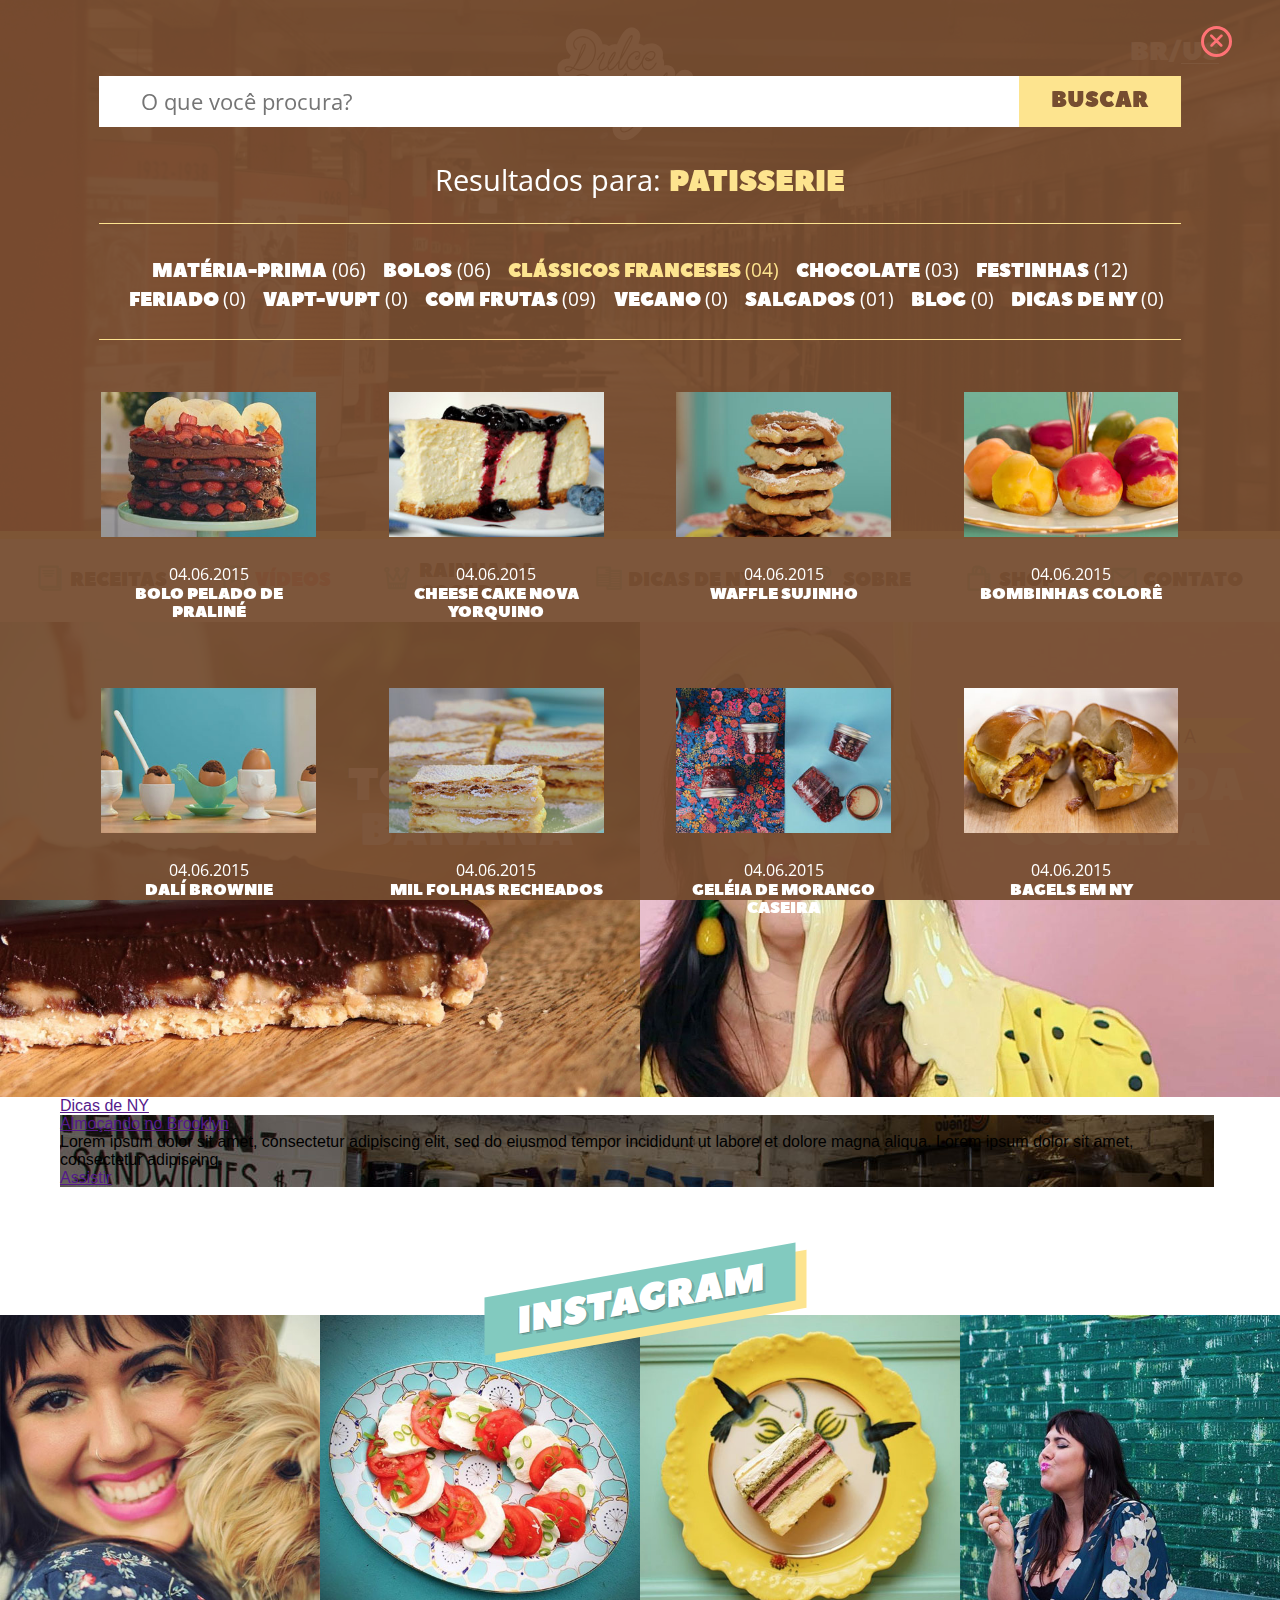
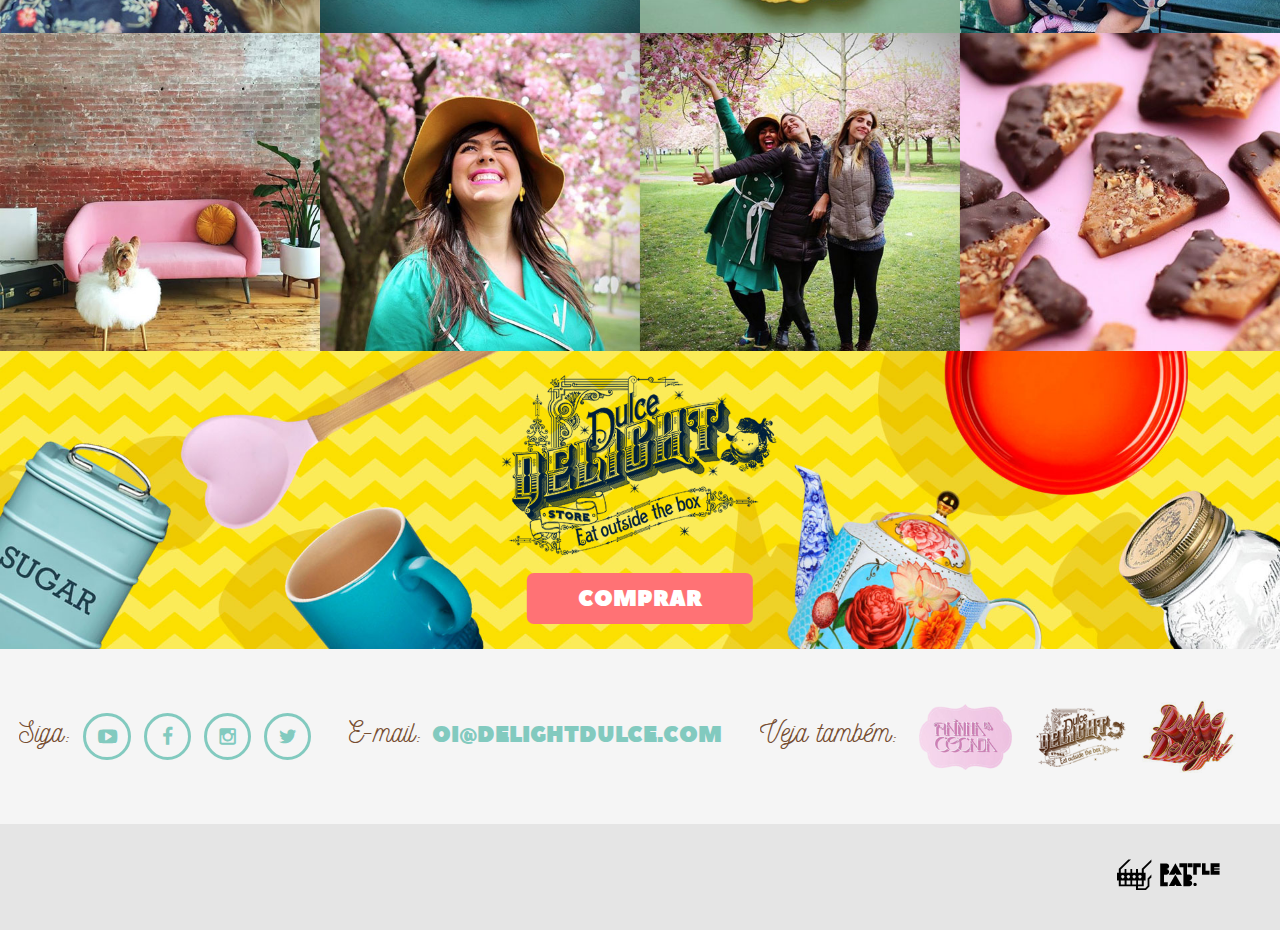
<file: _static/search.html>
<!doctype html>
<html lang="en" class="document">
  <head>
    <meta charset="UTF-8">
    <meta name="viewport" content="width=device-width, initial-scale=1">
    <title>Dulce Delight</title>
    <link href="./assets/css/app.css" rel="stylesheet" />
  </head>
  <body class="body page search">
    <div class="wrapper viewport">
      <div class="wrapper app" id="app">
        <header class="header" id="header">
          <h1 class="title"><a href="index.html" title="Dulce Delight" class="anchor">Dulce Delight</a></h1>
          <nav class="navigation sitemap">
            <h4 class="title">Navegue pelo site</h4>
            <ul class="collection">
              <li class="item recipes"><a href="receitas.html" title="Receitas" class="anchor">Receitas</a></li>
              <li class="item videos active"><a href="videos.html" title="Vídeos" class="anchor">Vídeos</a></li>
              <li class="item rainha-da-cocada"><a href="" title="Rainha da Cocada" target="_blank" class="anchor">Rainha da Cocada</a></li>
              <li class="item ny-tips"><a href="ny-tips.html" title="Dicas de NY" class="anchor">Dicas de NY</a></li>
              <li class="item about"><a href="about.html" title="Sobre" class="anchor">Sobre</a></li>
              <li class="item shop"><a href="https://www.dulcedelight.com.br" title="Shop" target="_blank" class="anchor">Shop</a></li>
              <li class="item contact"><a href="contact.html" title="Contato" class="anchor">Contato</a></li>
            </ul>
          </nav>
          <nav class="navigation languages">
            <h4 class="title">Alterar idioma</h4>
            <ul class="collection">
              <li class="item pt-br"><a href="" title="Português" class="anchor" data-language="BR">Português</a></li>
              <li class="item en-us active"><a href="" title="English" class="anchor" data-language="US">English</a></li>
            </ul>
          </nav>
        </header>
        <div class="wrapper content inactive" id="content">
          <section class="section search">
            <form name="search-form" id="search-form" action="" method="" class="form search">
              <fieldset class="fieldset">
                <legend class="title">
                  <span class="fragment">Resultados para</span>
                  <i class="fragment key">patisserie</i>
                </legend>
                <div class="wrapper field keywords">
                  <label class="title" for="q">Palavras-chave:</label>
                  <input type="text" name="q" id="q" placeholder="O que você procura?" maxlength="255" class="input" value="" />
                </div>
                <div class="wrapper control submit">
                  <input type="submit" class="input" value="Buscar" />
                </div>
                <nav class="navigation actions">
                  <h4 class="title">Opções</h4>
                  <ul class="collection">
                    <li class="item cancel"><a href="" title="Cancelar" class="anchor">Cancelar</a></li>
                  </ul>
                </nav>
              </fieldset>
            </form>
            <article class="article categories">
              <h2 class="title">Categorias</h2>
              <dl class="definition">
                <dt class="title"><a href="" title="Matéria-prima" class="anchor">Matéria-prima</a></dt>
                <dd class="description">
                  <span class="fragment counter">06</span>
                  <span class="fragment">resultados</span>
                </dd>
              </dl>
              <dl class="definition">
                <dt class="title"><a href="" title="Bolos" class="anchor">Bolos</a></dt>
                <dd class="description">
                  <span class="fragment counter">06</span>
                  <span class="fragment">resultados</span>
                </dd>
              </dl>
              <dl class="definition active">
                <dt class="title"><a href="" title="Clássicos franceses" class="anchor">Clássicos franceses</a></dt>
                <dd class="description">
                  <span class="fragment counter">04</span>
                  <span class="fragment">resultados</span>
                </dd>
              </dl>
              <dl class="definition">
                <dt class="title"><a href="" title="Chocolate" class="anchor">Chocolate</a></dt>
                <dd class="description">
                  <span class="fragment counter">03</span>
                  <span class="fragment">resultados</span>
                </dd>
              </dl>
              <dl class="definition">
                <dt class="title"><a href="" title="Festinhas" class="anchor">Festinhas</a></dt>
                <dd class="description">
                  <span class="fragment counter">12</span>
                  <span class="fragment">resultados</span>
                </dd>
              </dl>
              <dl class="definition">
                <dt class="title"><a href="" title="Feriado" class="anchor">Feriado</a></dt>
                <dd class="description">
                  <span class="fragment counter">0</span>
                  <span class="fragment">resultados</span>
                </dd>
              </dl>
              <dl class="definition">
                <dt class="title"><a href="" title="Vapt-vupt" class="anchor">Vapt-vupt</a></dt>
                <dd class="description">
                  <span class="fragment counter">0</span>
                  <span class="fragment">resultados</span>
                </dd>
              </dl>
              <dl class="definition">
                <dt class="title"><a href="" title="Com frutas" class="anchor">Com frutas</a></dt>
                <dd class="description">
                  <span class="fragment counter">09</span>
                  <span class="fragment">resultados</span>
                </dd>
              </dl>
              <dl class="definition">
                <dt class="title"><a href="" title="Vegano" class="anchor">Vegano</a></dt>
                <dd class="description">
                  <span class="fragment counter">0</span>
                  <span class="fragment">resultados</span>
                </dd>
              </dl>
              <dl class="definition">
                <dt class="title"><a href="" title="Salgados" class="anchor">Salgados</a></dt>
                <dd class="description">
                  <span class="fragment counter">01</span>
                  <span class="fragment">resultados</span>
                </dd>
              </dl>
              <dl class="definition">
                <dt class="title"><a href="" title="Blog" class="anchor">Blog</a></dt>
                <dd class="description">
                  <span class="fragment counter">0</span>
                  <span class="fragment">resultados</span>
                </dd>
              </dl>
              <dl class="definition">
                <dt class="title"><a href="" title="Dicas de NY" class="anchor">Dicas de NY</a></dt>
                <dd class="description">
                  <span class="fragment counter">0</span>
                  <span class="fragment">resultados</span>
                </dd>
              </dl>
            </article>
            <article class="article results">
              <h2 class="title">Resultados</h2>
              <dl class="definition" style="background-image: url(./assets/image/trash/search-01.jpg);">
                <dt class="title"><span class="fragment">04.06.2015</span></dt>
                <dd class="description"><a href="" title="Bolo pelado de praliné" class="anchor">Bolo pelado de praliné</a></dd>
              </dl>
              <dl class="definition" style="background-image: url(./assets/image/trash/search-02.jpg);">
                <dt class="title"><span class="fragment">04.06.2015</span></dt>
                <dd class="description"><a href="" title="Cheese cake nova yorquino" class="anchor">Cheese cake nova yorquino</a></dd>
              </dl>
              <dl class="definition" style="background-image: url(./assets/image/trash/search-03.jpg);">
                <dt class="title"><span class="fragment">04.06.2015</span></dt>
                <dd class="description"><a href="" title="Waffle sujinho" class="anchor">Waffle sujinho</a></dd>
              </dl>
              <dl class="definition" style="background-image: url(./assets/image/trash/search-04.jpg);">
                <dt class="title"><span class="fragment">04.06.2015</span></dt>
                <dd class="description"><a href="" title="Bombinhas colorê" class="anchor">Bombinhas colorê</a></dd>
              </dl>
              <dl class="definition" style="background-image: url(./assets/image/trash/search-05.jpg);">
                <dt class="title"><span class="fragment">04.06.2015</span></dt>
                <dd class="description"><a href="" title="Dalí brownie" class="anchor">Dalí brownie</a></dd>
              </dl>
              <dl class="definition" style="background-image: url(./assets/image/trash/search-06.jpg);">
                <dt class="title"><span class="fragment">04.06.2015</span></dt>
                <dd class="description"><a href="" title="Mil folhas recheados" class="anchor">Mil folhas recheados</a></dd>
              </dl>
              <dl class="definition" style="background-image: url(./assets/image/trash/search-07.jpg);">
                <dt class="title"><span class="fragment">04.06.2015</span></dt>
                <dd class="description"><a href="" title="Geléia de morango caseira" class="anchor">Geléia de morango caseira</a></dd>
              </dl>
              <dl class="definition" style="background-image: url(./assets/image/trash/search-08.jpg);">
                <dt class="title"><span class="fragment">04.06.2015</span></dt>
                <dd class="description"><a href="" title="Bagels em NY" class="anchor">Bagels em NY</a></dd>
              </dl>
            </article>
          </section>
          <section class="section highlights">
            <h2 class="title">Destaques</h2>
            <article class="article" style="background-image: url(./assets/image/trash/post-01.jpg);">
              <h3 class="title">
                <a href="" title="Waffle Sujinho" class="anchor">
                  <span class="fragment context">Novidade</span><span class="fragment separator">:</span>
                  <span class="fragment">Waffle Sujinho</span>
                </a>
              </h3>
              <p class="paragraph">Lorem ipsum dolor sit amet, consectetur adipiscing elit, sed  do eiusmod.</p>
              <nav class="navigation actions">
                <h4 class="title">Opções</h4>
                <ul class="collection">
                  <li class="item watch"><a href="" title="Assistir" class="anchor">Assistir</a></li>
                </ul>
              </nav>
            </article>
            <article class="article" style="background-image: url(./assets/image/trash/post-02.jpg);">
              <h3 class="title">
                <a href="" title="Torta de banana" class="anchor">
                  <span class="fragment context">Blog</span><span class="fragment separator">:</span>
                  <span class="fragment">Torta de banana</span>
                </a>
              </h3>
              <p class="paragraph">Lorem ipsum dolor sit amet, consectetur adipiscing elit, sed  do eiusmod.</p>
              <nav class="navigation actions">
                <h4 class="title">Opções</h4>
                <ul class="collection">
                  <li class="item view"><a href="" title="Ver post" class="anchor">Ver post</a></li>
                </ul>
              </nav>
            </article>
            <article class="article" style="background-image: url(./assets/image/trash/post-03.jpg);">
              <h3 class="title">
                <a href="" title="Rainha da Cocada" class="anchor">
                  <span class="fragment context">Nova temporada</span><span class="fragment separator">:</span>
                  <span class="fragment">Rainha da Cocada</span>
                </a>
              </h3>
              <p class="paragraph">Lorem ipsum dolor sit amet, consectetur adipiscing elit, sed  do eiusmod.</p>
              <nav class="navigation actions">
                <h4 class="title">Opções</h4>
                <ul class="collection">
                  <li class="item view"><a href="" title="Ver post" class="anchor">Ver post</a></li>
                </ul>
              </nav>
            </article>
          </section>
          <section class="section videos">
            <h2 class="title">Últimos videos</h2>
            <ul class="collection">
              <li class="item" style="background-image: url(./assets/image/trash/video-01.jpg);"><a href="" title="Torta de banana com crosta de amêndoas" class="anchor">Torta de banana com crosta de amêndoas</a></li>
              <li class="item" style="background-image: url(./assets/image/trash/video-02.jpg);"><a href="" title="Faça você mesmo" class="anchor">Faça você mesmo</a></li>
              <li class="item" style="background-image: url(./assets/image/trash/video-03.jpg);"><a href="" title="Domo de chocolate" class="anchor">Domo de chocolate</a></li>
              <li class="item" style="background-image: url(./assets/image/trash/video-04.jpg);"><a href="" title="Sorvete de baunilha, chocolate e morango" class="anchor">Sorvete de baunilha, chocolate e morango</a></li>
            </ul>
          </section>
          <section class="section ny-tips">
            <h2 class="title"><a href="" title="Dicas de NY" class="anchor">Dicas de NY</a></h2>
            <article class="article" style="background-image: url(./assets/image/trash/ny-tips-01.jpg);">
              <h3 class="title"><a href="" title="Almoçando no Brooklyn" class="anchor">Almoçando no Brooklyn</a></h3>
              <p class="paragraph">Lorem ipsum dolor sit amet, consectetur adipiscing elit, sed do eiusmod tempor incididunt ut labore et dolore magna aliqua. Lorem ipsum dolor sit amet, consectetur adipiscing.</p>
              <nav class="navigation actions">
                <h4 class="title">Opções</h4>
                <ul class="collection">
                  <li class="item watch"><a href="" title="Assistir" class="anchor">Assistir</a></li>
                </ul>
              </nav>
            </article>
          </section>
          <section class="section instagram">
            <h2 class="title">Instagram</h2>
            <ul class="collection">
              <li class="item" style="background-image: url(./assets/image/trash/instagram-01.jpg);"><a href="" title="Foto #1" class="anchor">Foto #1</a></li>
              <li class="item" style="background-image: url(./assets/image/trash/instagram-02.jpg);"><a href="" title="Foto #2" class="anchor">Foto #2</a></li>
              <li class="item" style="background-image: url(./assets/image/trash/instagram-03.jpg);"><a href="" title="Foto #3" class="anchor">Foto #3</a></li>
              <li class="item" style="background-image: url(./assets/image/trash/instagram-04.jpg);"><a href="" title="Foto #4" class="anchor">Foto #4</a></li>
              <li class="item" style="background-image: url(./assets/image/trash/instagram-05.jpg);"><a href="" title="Foto #5" class="anchor">Foto #5</a></li>
              <li class="item" style="background-image: url(./assets/image/trash/instagram-06.jpg);"><a href="" title="Foto #6" class="anchor">Foto #6</a></li>
              <li class="item" style="background-image: url(./assets/image/trash/instagram-07.jpg);"><a href="" title="Foto #7" class="anchor">Foto #7</a></li>
              <li class="item" style="background-image: url(./assets/image/trash/instagram-08.jpg);"><a href="" title="Foto #8" class="anchor">Foto #8</a></li>
            </ul>
          </section>
          <section class="section shop">
            <h2 class="title">Shop</h2>
            <nav class="navigation actions">
              <h4 class="title">Opções</h4>
              <ul class="collection">
                <li class="item buy"><a href="" title="Comprar" class="anchor">Comprar</a></li>
              </ul>
            </nav>
          </section>
        </div>
        <footer class="footer" id="footer">
          <nav class="navigation social">
            <h4 class="title">Siga</h4>
            <ul class="collection">
              <li class="item youtube"><a href="" title="Youtube" class="anchor">Youtube</a></li>
              <li class="item facebook"><a href="" title="Facebook" class="anchor">Facebook</a></li>
              <li class="item instagram"><a href="" title="Instagram" class="anchor">Instagram</a></li>
              <li class="item twitter"><a href="" title="Twitter" class="anchor">Twitter</a></li>
            </ul>
          </nav>
          <dl class="definition contact">
            <dt class="title">E-mail</dt>
            <dd class="description"><a href="mailto:oi@delightdulce.com" title="oi@delightdulce.com" class="anchor">oi@delightdulce.com</a></dd>
          </dl>
          <nav class="navigation external">
            <h4 class="title">Veja também</h4>
            <ul class="collection">
              <li class="item rainha-da-cocada"><a href="" title="Rainha da Cocada" class="anchor">Rainha da Cocada</a></li>
              <li class="item dulce-delight-store"><a href="" title="Dulce Delight" class="anchor">Dulce Delight Store</a></li>
              <li class="item dulce-delight"><a href="" title="Dulce Delight" class="anchor">Dulce Delight</a></li>
            </ul>
          </nav>
          <nav class="navigation claims">
            <h4 class="title">Créditos</h4>
            <ul class="collection">
              <li class="item battle-lab"><a href="" title="Battle Lab" class="anchor">Battle Lab</a></li>
            </ul>
          </nav>
        </footer>
      </div>
    </div>
  </body>
</html>
</file>
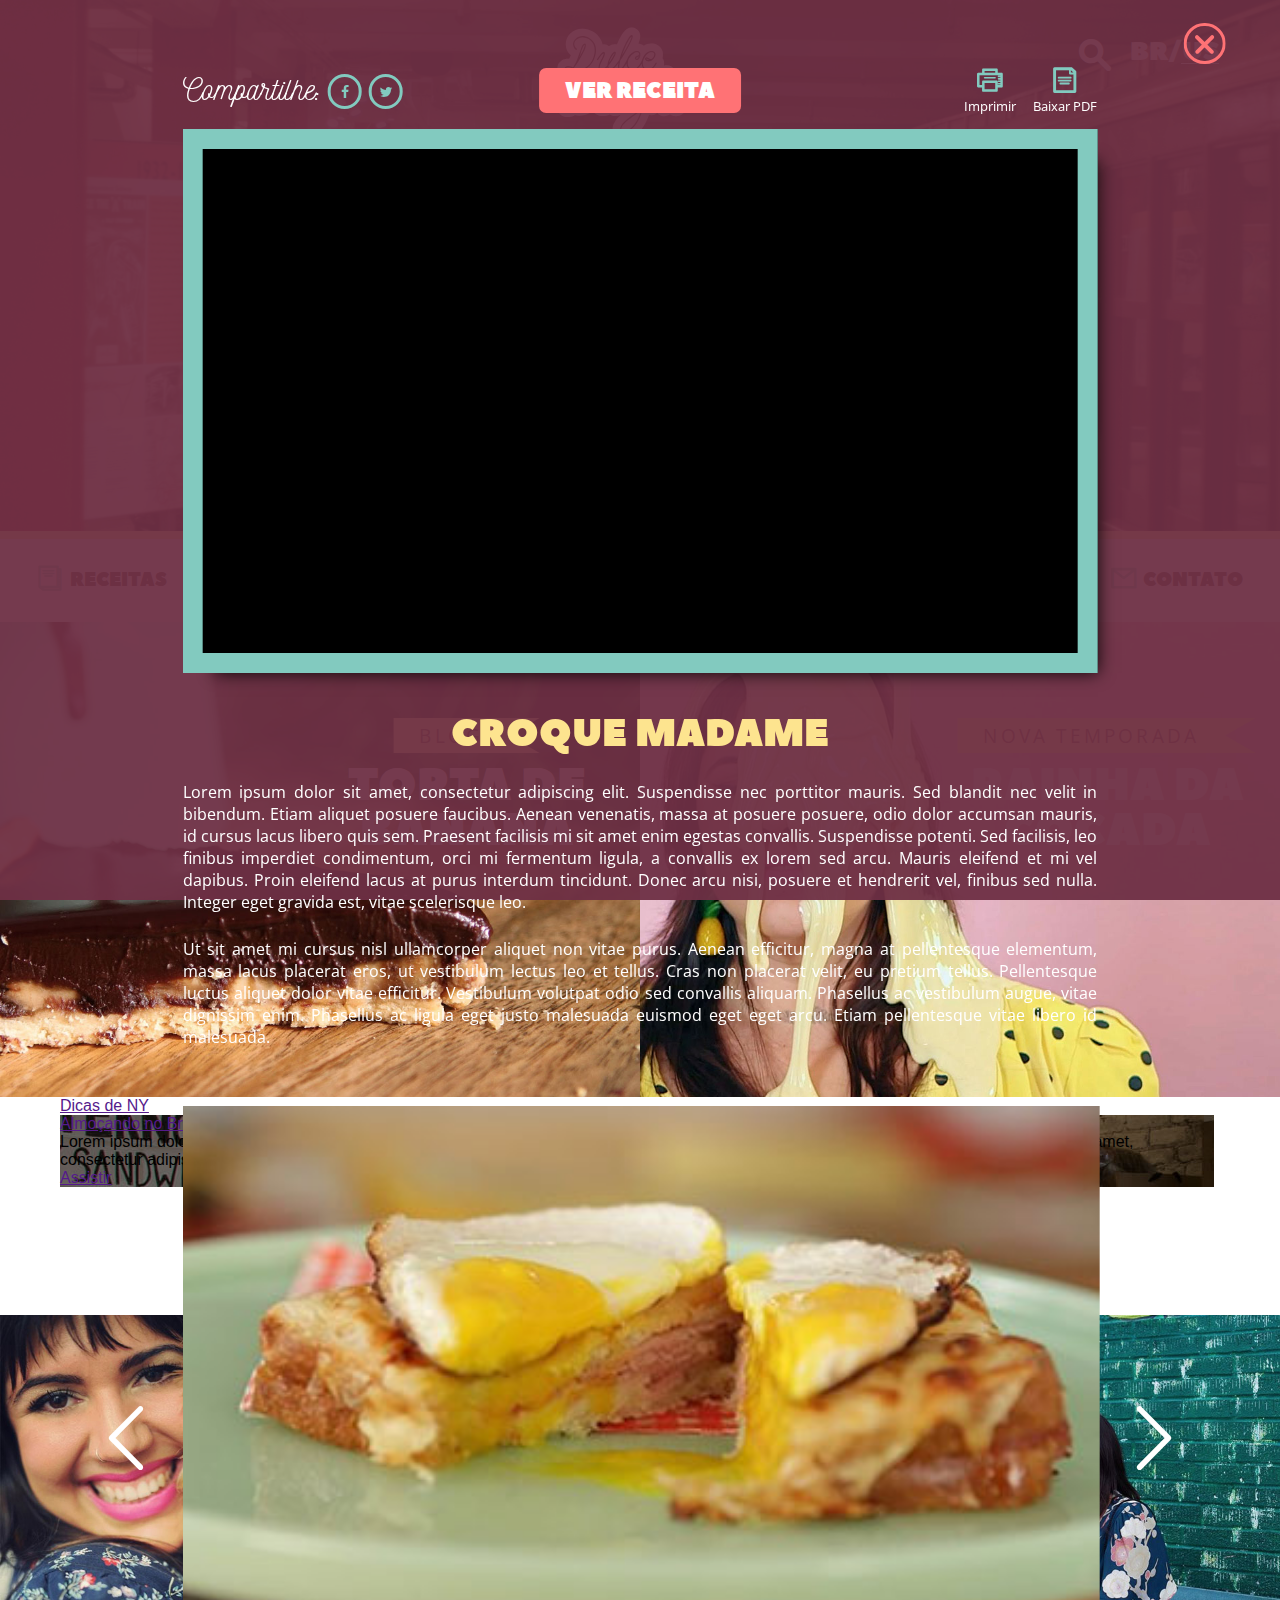
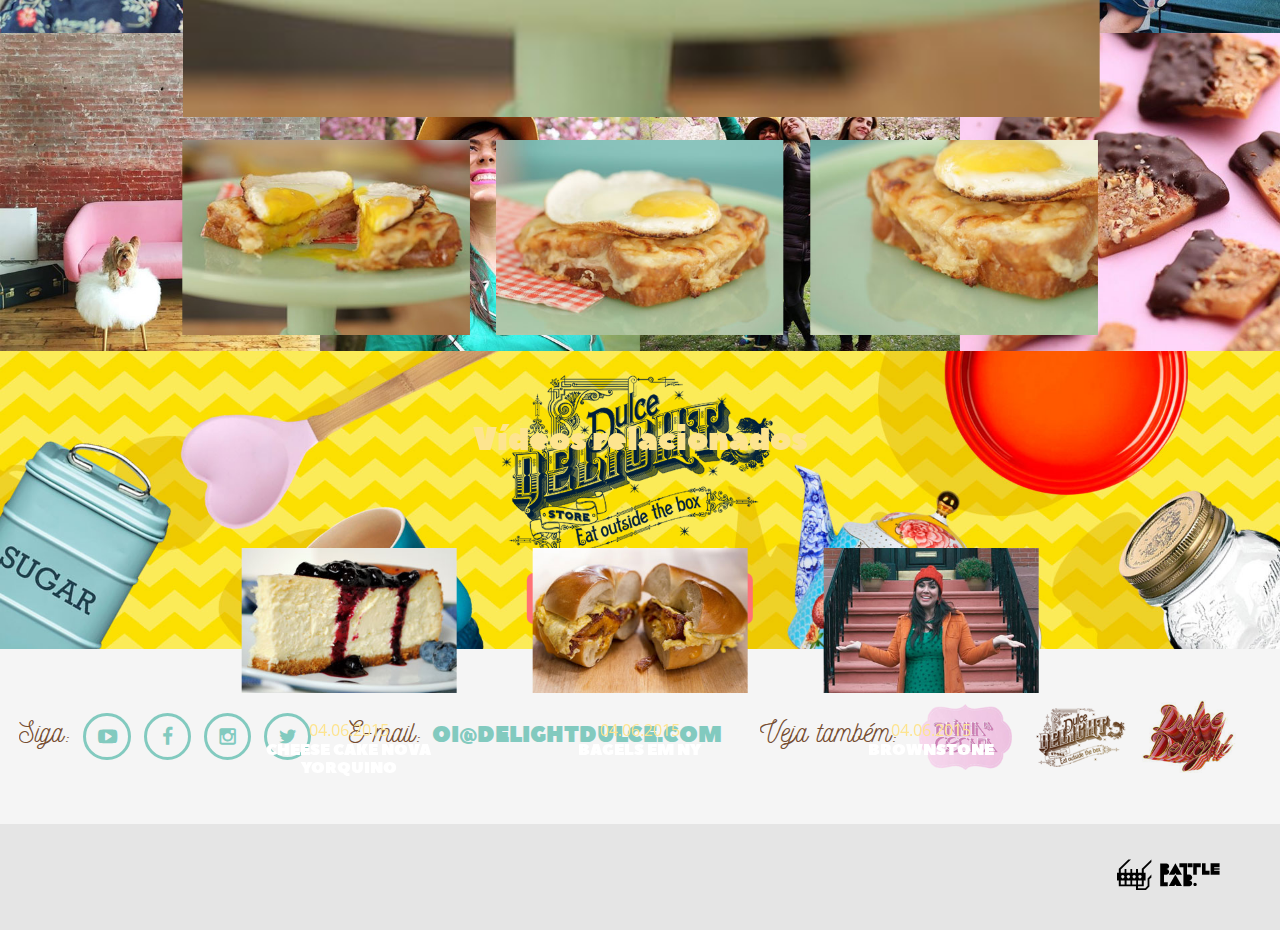
<file: _static/video.html>
<!doctype html>
<html lang="en" class="document">
  <head>
    <meta charset="UTF-8">
    <meta name="viewport" content="width=device-width, initial-scale=1">
    <title>Dulce Delight</title>
    <link href="./assets/css/app.css" rel="stylesheet" />
  </head>
  <body class="body page video">
    <div class="wrapper viewport">
      <div class="wrapper app" id="app">
        <header class="header" id="header">
          <h1 class="title"><a href="index.html" title="Dulce Delight" class="anchor">Dulce Delight</a></h1>
          <form name="search-form" id="search-form" action="" method="" class="form search">
            <fieldset class="fieldset">
              <legend class="title">Ferramenta de busca</legend>
              <div class="wrapper field keywords">
                <label class="title" for="q">Palavras-chave:</label>
                <input type="text" name="q" id="q" maxlength="255" class="input" value="" />
              </div>
              <div class="wrapper control submit">
                <input type="submit" class="input" value="Buscar" />
              </div>
            </fieldset>
          </form>
          <nav class="navigation sitemap">
            <h4 class="title">Navegue pelo site</h4>
            <ul class="collection">
              <li class="item recipes"><a href="receitas.html" title="Receitas" class="anchor">Receitas</a></li>
              <li class="item videos active"><a href="videos.html" title="Vídeos" class="anchor">Vídeos</a></li>
              <li class="item rainha-da-cocada"><a href="" title="Rainha da Cocada" target="_blank" class="anchor">Rainha da Cocada</a></li>
              <li class="item ny-tips"><a href="ny-tips.html" title="Dicas de NY" class="anchor">Dicas de NY</a></li>
              <li class="item about"><a href="about.html" title="Sobre" class="anchor">Sobre</a></li>
              <li class="item shop"><a href="https://www.dulcedelight.com.br" title="Shop" target="_blank" class="anchor">Shop</a></li>
              <li class="item contact"><a href="contact.html" title="Contato" class="anchor">Contato</a></li>
            </ul>
          </nav>
          <nav class="navigation languages">
            <h4 class="title">Alterar idioma</h4>
            <ul class="collection">
              <li class="item pt-br"><a href="" title="Português" class="anchor" data-language="BR">Português</a></li>
              <li class="item en-us active"><a href="" title="English" class="anchor" data-language="US">English</a></li>
            </ul>
          </nav>
        </header>
        <div class="wrapper content inactive" id="content">
          <section class="section video">
            <h2 class="title">Croque Madame</h2>
            <div class="wrapper player">
              <iframe src="https://www.youtube.com/embed/ZK4xtkE4Es0" frameborder="0" allowfullscreen></iframe>
            </div>
            <blockquote class="quote">
              <p class="paragraph">Lorem ipsum dolor sit amet, consectetur adipiscing elit. Suspendisse nec porttitor mauris. Sed blandit nec velit in bibendum. Etiam aliquet posuere faucibus. Aenean venenatis, massa at posuere posuere, odio dolor accumsan mauris, id cursus lacus libero quis sem. Praesent facilisis mi sit amet enim egestas convallis. Suspendisse potenti. Sed facilisis, leo finibus imperdiet condimentum, orci mi fermentum ligula, a convallis ex lorem sed arcu. Mauris eleifend et mi vel dapibus. Proin eleifend lacus at purus interdum tincidunt. Donec arcu nisi, posuere et hendrerit vel, finibus sed nulla. Integer eget gravida est, vitae scelerisque leo.</p>
              <p class="paragraph">Ut sit amet mi cursus nisl ullamcorper aliquet non vitae purus. Aenean efficitur, magna at pellentesque elementum, massa lacus placerat eros, ut vestibulum lectus leo et tellus. Cras non placerat velit, eu pretium tellus. Pellentesque luctus aliquet dolor vitae efficitur. Vestibulum volutpat odio sed convallis aliquam. Phasellus ac vestibulum augue, vitae dignissim enim. Phasellus ac ligula eget justo malesuada euismod eget eget arcu. Etiam pellentesque vitae libero id malesuada.</p>
            </blockquote>
            <nav class="navigation actions">
              <h4 class="title">Opções</h4>
              <ul class="collection">
                <li class="item social">
                  <span class="fragment">Compartilhe</span>
                  <ul class="collection">
                    <li class="item facebook"><a href="" title="Facebook" class="anchor">Facebook</a></li>
                    <li class="item twitter"><a href="" title="Twitter" class="anchor">Twitter</a></li>
                  </ul>
                </li>
                <li class="item details"><a href="" title="Ver receita" class="anchor">Ver receita</a></li>
                <li class="item print"><a href="" title="Imprimir" class="anchor">Imprimir</a></li>
                <li class="item pdf"><a href="" title="Baixar PDF" class="anchor">Baixar PDF</a></li>
                <li class="item close"><a href="" title="Fechar" class="anchor">Fechar</a></li>
              </ul>
            </nav>
            <article class="article related photos">
              <h3 class="title">Fotos relacionadas</h3>
              <ul class="collection">
                <li class="item available active" style="background-image: url(./assets/image/trash/video-photo-02.jpg);"><a href="" title="Foto #2" class="anchor">Foto #2</a></li>
                <li class="item available" style="background-image: url(./assets/image/trash/video-photo-03.jpg);"><a href="" title="Foto #3" class="anchor">Foto #3</a></li>
                <li class="item available" style="background-image: url(./assets/image/trash/video-photo-04.jpg);"><a href="" title="Foto #4" class="anchor">Foto #4</a></li>
                <li class="item available" style="background-image: url(./assets/image/trash/video-photo-02.jpg);"><a href="" title="Foto #2" class="anchor">Foto #2</a></li>
                <li class="item available" style="background-image: url(./assets/image/trash/video-photo-03.jpg);"><a href="" title="Foto #3" class="anchor">Foto #3</a></li>
                <li class="item available" style="background-image: url(./assets/image/trash/video-photo-04.jpg);"><a href="" title="Foto #4" class="anchor">Foto #4</a></li>
                <li class="item available" style="background-image: url(./assets/image/trash/video-photo-02.jpg);"><a href="" title="Foto #2" class="anchor">Foto #2</a></li>
                <li class="item available" style="background-image: url(./assets/image/trash/video-photo-03.jpg);"><a href="" title="Foto #3" class="anchor">Foto #3</a></li>
                <li class="item available" style="background-image: url(./assets/image/trash/video-photo-04.jpg);"><a href="" title="Foto #4" class="anchor">Foto #4</a></li>
              </ul>
              <nav class="navigation pagination">
                <h4 class="title">Opções</h4>
                <ul class="collection">
                  <li class="item previous"><a href="" title="Página anterior" class="anchor">Página anterior</a></li>
                  <li class="item next"><a href="" title="Próxima página" class="anchor">Próxima página</a></li>
                </ul>
              </nav>
            </article>
            <article class="article related videos">
              <h3 class="title">Vídeos relacionados</h3>
              <dl class="definition" style="background-image: url(./assets/image/trash/video-05.jpg);">
                <dt class="title"><span class="fragment">04.06.2015</span></dt>
                <dd class="description"><a href="" title="Cheese cake nova yorquino" class="anchor">Cheese cake nova yorquino</a></dd>
              </dl>
              <dl class="definition" style="background-image: url(./assets/image/trash/video-06.jpg);">
                <dt class="title"><span class="fragment">04.06.2015</span></dt>
                <dd class="description"><a href="" title="Bagels em NY" class="anchor">Bagels em NY</a></dd>
              </dl>
              <dl class="definition" style="background-image: url(./assets/image/trash/video-07.jpg);">
                <dt class="title"><span class="fragment">04.06.2015</span></dt>
                <dd class="description"><a href="" title="Brownstone" class="anchor">Brownstone</a></dd>
              </dl>
            </article>
          </section>
          <section class="section highlights">
            <h2 class="title">Destaques</h2>
            <article class="article" style="background-image: url(./assets/image/trash/post-01.jpg);">
              <h3 class="title">
                <a href="" title="Waffle Sujinho" class="anchor">
                  <span class="fragment context">Novidade</span><span class="fragment separator">:</span>
                  <span class="fragment">Waffle Sujinho</span>
                </a>
              </h3>
              <p class="paragraph">Lorem ipsum dolor sit amet, consectetur adipiscing elit, sed  do eiusmod.</p>
              <nav class="navigation actions">
                <h4 class="title">Opções</h4>
                <ul class="collection">
                  <li class="item watch"><a href="" title="Assistir" class="anchor">Assistir</a></li>
                </ul>
              </nav>
            </article>
            <article class="article" style="background-image: url(./assets/image/trash/post-02.jpg);">
              <h3 class="title">
                <a href="" title="Torta de banana" class="anchor">
                  <span class="fragment context">Blog</span><span class="fragment separator">:</span>
                  <span class="fragment">Torta de banana</span>
                </a>
              </h3>
              <p class="paragraph">Lorem ipsum dolor sit amet, consectetur adipiscing elit, sed  do eiusmod.</p>
              <nav class="navigation actions">
                <h4 class="title">Opções</h4>
                <ul class="collection">
                  <li class="item view"><a href="" title="Ver post" class="anchor">Ver post</a></li>
                </ul>
              </nav>
            </article>
            <article class="article" style="background-image: url(./assets/image/trash/post-03.jpg);">
              <h3 class="title">
                <a href="" title="Rainha da Cocada" class="anchor">
                  <span class="fragment context">Nova temporada</span><span class="fragment separator">:</span>
                  <span class="fragment">Rainha da Cocada</span>
                </a>
              </h3>
              <p class="paragraph">Lorem ipsum dolor sit amet, consectetur adipiscing elit, sed  do eiusmod.</p>
              <nav class="navigation actions">
                <h4 class="title">Opções</h4>
                <ul class="collection">
                  <li class="item view"><a href="" title="Ver post" class="anchor">Ver post</a></li>
                </ul>
              </nav>
            </article>
          </section>
          <section class="section videos">
            <h2 class="title">Últimos videos</h2>
            <ul class="collection">
              <li class="item" style="background-image: url(./assets/image/trash/video-01.jpg);"><a href="" title="Torta de banana com crosta de amêndoas" class="anchor">Torta de banana com crosta de amêndoas</a></li>
              <li class="item" style="background-image: url(./assets/image/trash/video-02.jpg);"><a href="" title="Faça você mesmo" class="anchor">Faça você mesmo</a></li>
              <li class="item" style="background-image: url(./assets/image/trash/video-03.jpg);"><a href="" title="Domo de chocolate" class="anchor">Domo de chocolate</a></li>
              <li class="item" style="background-image: url(./assets/image/trash/video-04.jpg);"><a href="" title="Sorvete de baunilha, chocolate e morango" class="anchor">Sorvete de baunilha, chocolate e morango</a></li>
            </ul>
          </section>
          <section class="section ny-tips">
            <h2 class="title"><a href="" title="Dicas de NY" class="anchor">Dicas de NY</a></h2>
            <article class="article" style="background-image: url(./assets/image/trash/ny-tips-01.jpg);">
              <h3 class="title"><a href="" title="Almoçando no Brooklyn" class="anchor">Almoçando no Brooklyn</a></h3>
              <p class="paragraph">Lorem ipsum dolor sit amet, consectetur adipiscing elit, sed do eiusmod tempor incididunt ut labore et dolore magna aliqua. Lorem ipsum dolor sit amet, consectetur adipiscing.</p>
              <nav class="navigation actions">
                <h4 class="title">Opções</h4>
                <ul class="collection">
                  <li class="item watch"><a href="" title="Assistir" class="anchor">Assistir</a></li>
                </ul>
              </nav>
            </article>
          </section>
          <section class="section instagram">
            <h2 class="title">Instagram</h2>
            <ul class="collection">
              <li class="item" style="background-image: url(./assets/image/trash/instagram-01.jpg);"><a href="" title="Foto #1" class="anchor">Foto #1</a></li>
              <li class="item" style="background-image: url(./assets/image/trash/instagram-02.jpg);"><a href="" title="Foto #2" class="anchor">Foto #2</a></li>
              <li class="item" style="background-image: url(./assets/image/trash/instagram-03.jpg);"><a href="" title="Foto #3" class="anchor">Foto #3</a></li>
              <li class="item" style="background-image: url(./assets/image/trash/instagram-04.jpg);"><a href="" title="Foto #4" class="anchor">Foto #4</a></li>
              <li class="item" style="background-image: url(./assets/image/trash/instagram-05.jpg);"><a href="" title="Foto #5" class="anchor">Foto #5</a></li>
              <li class="item" style="background-image: url(./assets/image/trash/instagram-06.jpg);"><a href="" title="Foto #6" class="anchor">Foto #6</a></li>
              <li class="item" style="background-image: url(./assets/image/trash/instagram-07.jpg);"><a href="" title="Foto #7" class="anchor">Foto #7</a></li>
              <li class="item" style="background-image: url(./assets/image/trash/instagram-08.jpg);"><a href="" title="Foto #8" class="anchor">Foto #8</a></li>
            </ul>
          </section>
          <section class="section shop">
            <h2 class="title">Shop</h2>
            <nav class="navigation actions">
              <h4 class="title">Opções</h4>
              <ul class="collection">
                <li class="item buy"><a href="" title="Comprar" class="anchor">Comprar</a></li>
              </ul>
            </nav>
          </section>
        </div>
        <footer class="footer" id="footer">
          <nav class="navigation social">
            <h4 class="title">Siga</h4>
            <ul class="collection">
              <li class="item youtube"><a href="" title="Youtube" class="anchor">Youtube</a></li>
              <li class="item facebook"><a href="" title="Facebook" class="anchor">Facebook</a></li>
              <li class="item instagram"><a href="" title="Instagram" class="anchor">Instagram</a></li>
              <li class="item twitter"><a href="" title="Twitter" class="anchor">Twitter</a></li>
            </ul>
          </nav>
          <dl class="definition contact">
            <dt class="title">E-mail</dt>
            <dd class="description"><a href="mailto:oi@delightdulce.com" title="oi@delightdulce.com" class="anchor">oi@delightdulce.com</a></dd>
          </dl>
          <nav class="navigation external">
            <h4 class="title">Veja também</h4>
            <ul class="collection">
              <li class="item rainha-da-cocada"><a href="" title="Rainha da Cocada" class="anchor">Rainha da Cocada</a></li>
              <li class="item dulce-delight-store"><a href="" title="Dulce Delight" class="anchor">Dulce Delight Store</a></li>
              <li class="item dulce-delight"><a href="" title="Dulce Delight" class="anchor">Dulce Delight</a></li>
            </ul>
          </nav>
          <nav class="navigation claims">
            <h4 class="title">Créditos</h4>
            <ul class="collection">
              <li class="item battle-lab"><a href="" title="Battle Lab" class="anchor">Battle Lab</a></li>
            </ul>
          </nav>
        </footer>
      </div>
    </div>
  </body>
</html>
</file>
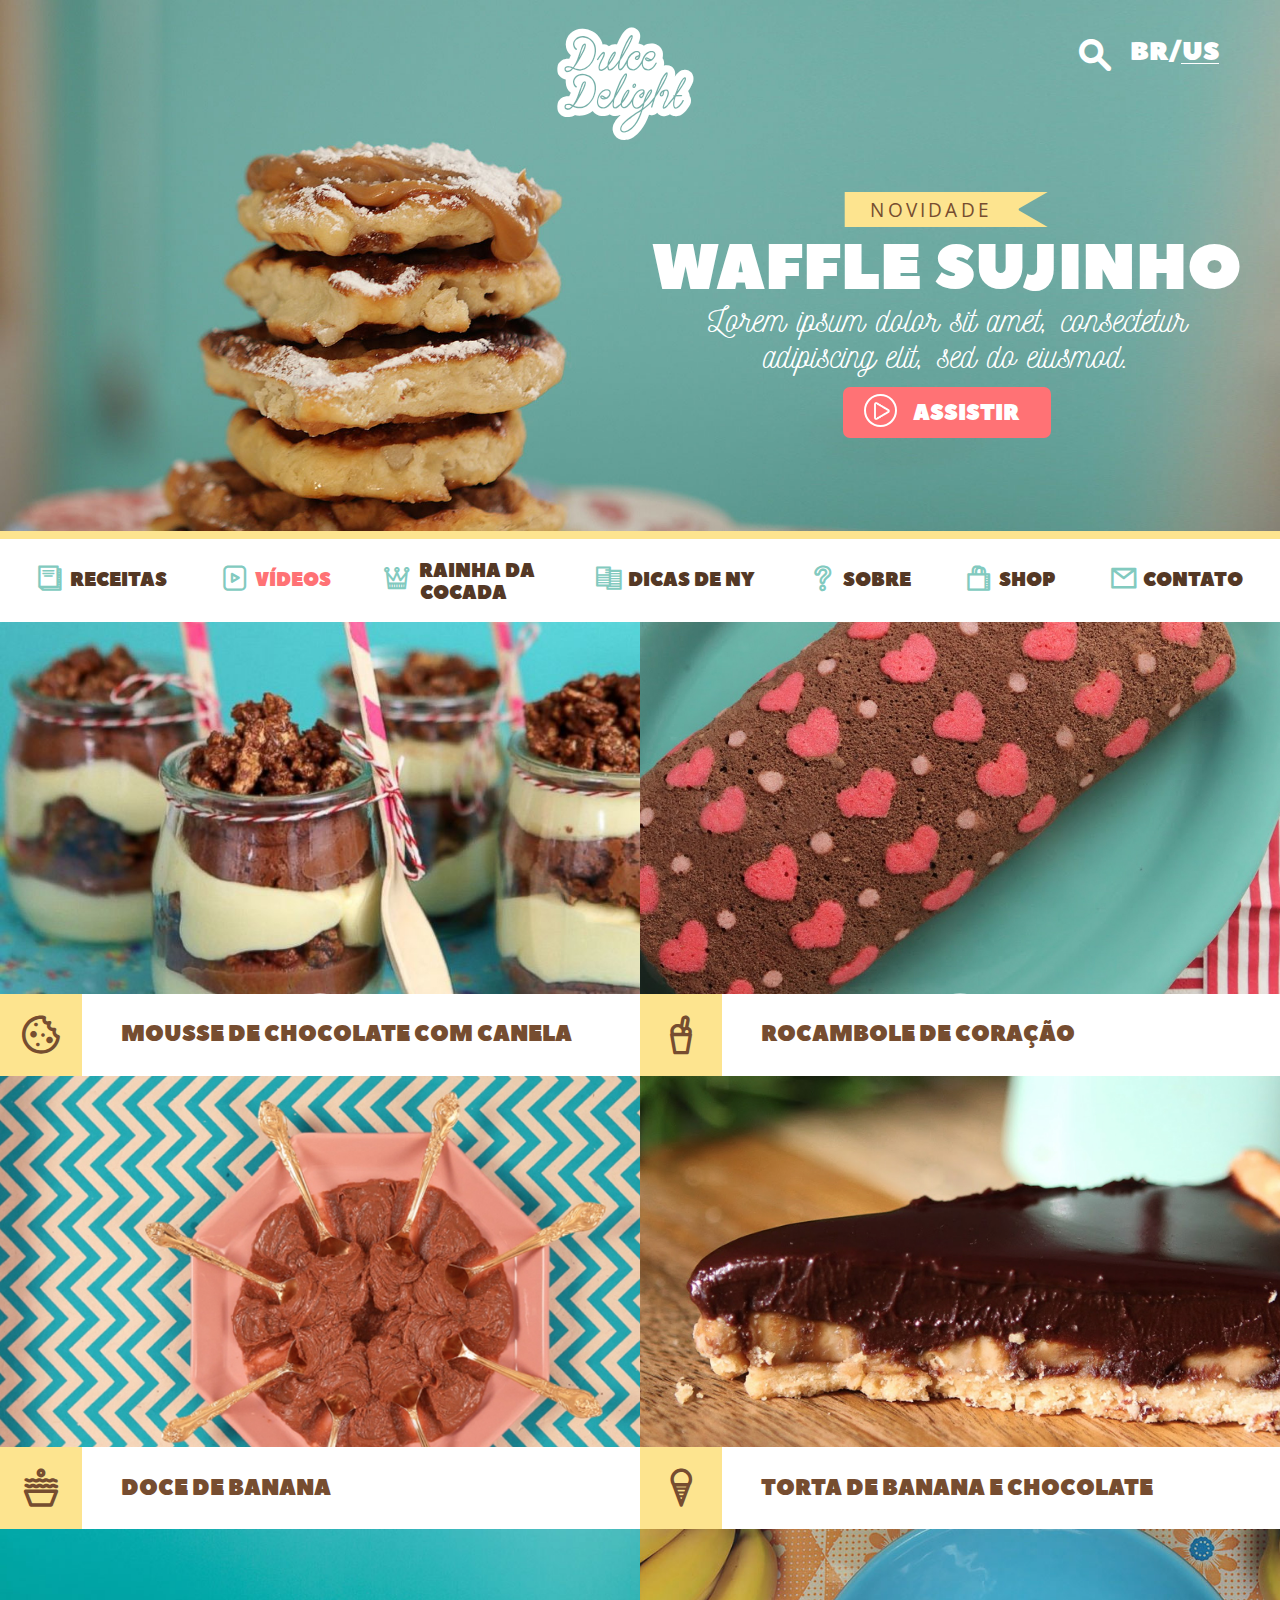
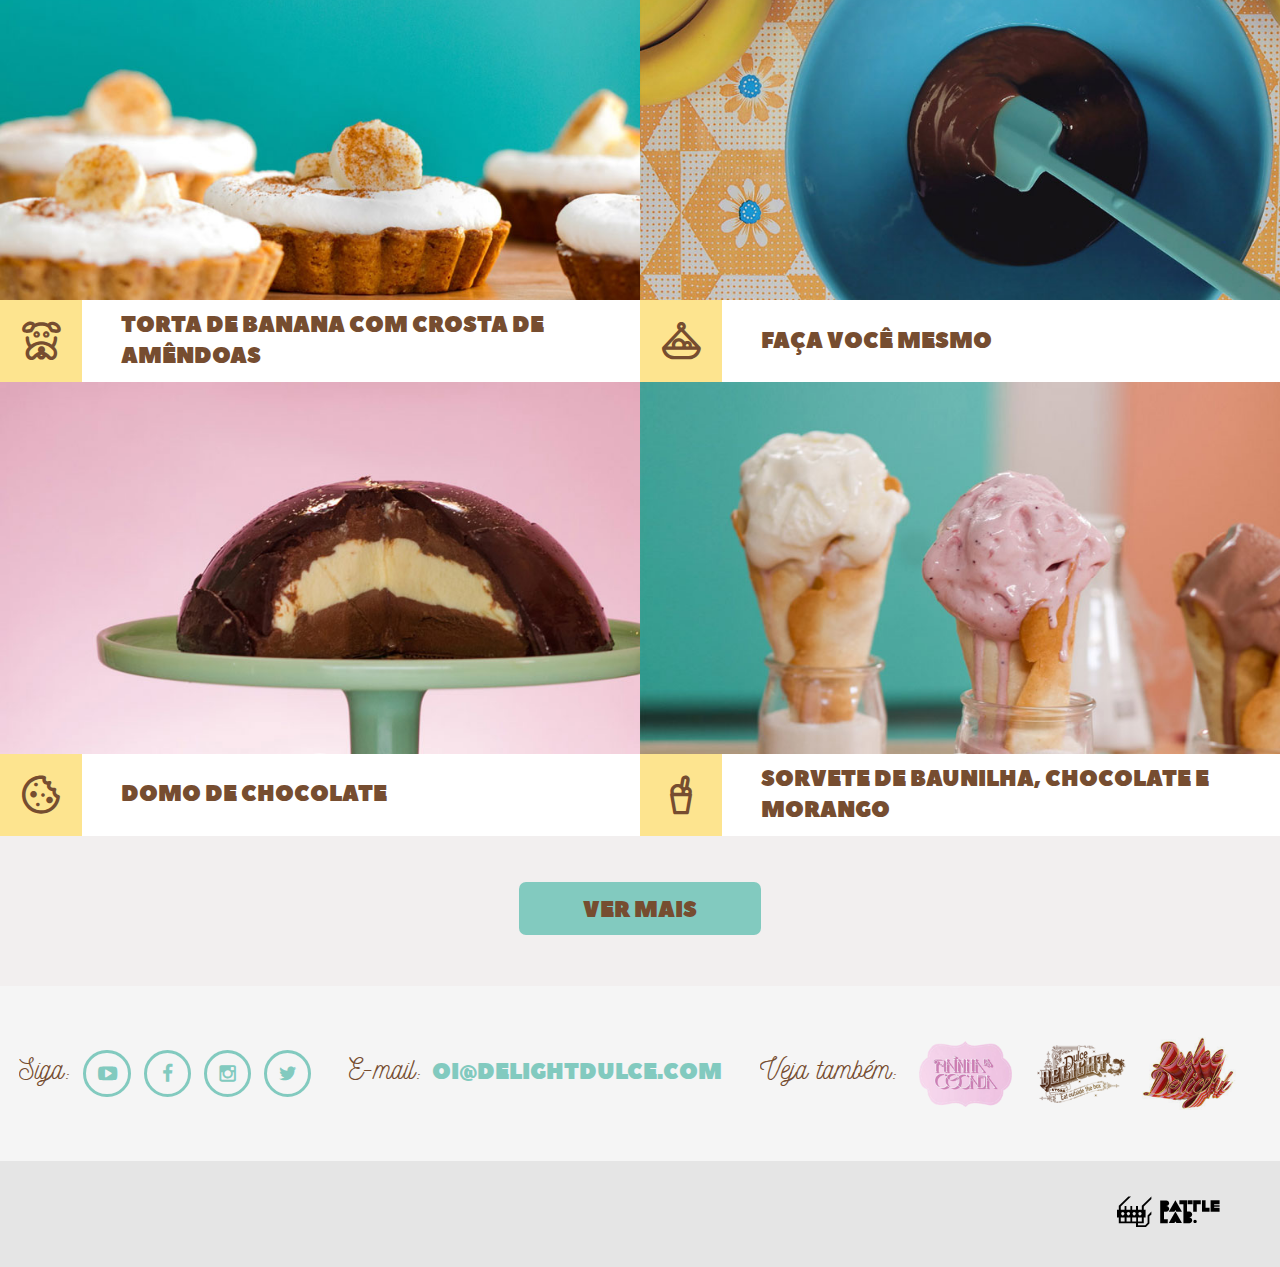
<file: _static/videos.html>
<!doctype html>
<html lang="en" class="document">
<head>
	<meta charset="UTF-8">
	<meta name="viewport" content="width=device-width, initial-scale=1">
	<title>Dulce Delight</title>
	<link href="./assets/css/app.css" rel="stylesheet" />
</head>
<body class="body page videos">
	<div class="wrapper viewport">
		<div class="wrapper app" id="app">
			<header class="header" id="header">
				<h1 class="title"><a href="index.html" title="Dulce Delight" class="anchor">Dulce Delight</a></h1>
				<form name="search-form" id="search-form" action="" method="" class="form search">
					<fieldset class="fieldset">
						<legend class="title">Ferramenta de busca</legend>
						<div class="wrapper field keywords">
							<label class="title" for="q">Palavras-chave:</label>
							<input type="text" name="q" id="q" maxlength="255" class="input" value="" />
						</div>
						<div class="wrapper control submit">
							<input type="submit" class="input" value="Buscar" />
						</div>
					</fieldset>
				</form>

				<nav class="navigation sitemap">
					<h4 class="title">Navegue pelo site</h4>
					<ul class="collection">
						<li class="item recipes"><a href="receitas.html" title="Receitas" class="anchor">Receitas</a></li>
						<li class="item videos active"><a href="videos.html" title="Vídeos" class="anchor">Vídeos</a></li>
						<li class="item rainha-da-cocada"><a href="" title="Rainha da Cocada" target="_blank" class="anchor">Rainha da Cocada</a></li>
						<li class="item ny-tips"><a href="ny-tips.html" title="Dicas de NY" class="anchor">Dicas de NY</a></li>
						<li class="item about"><a href="about.html" title="Sobre" class="anchor">Sobre</a></li>
						<li class="item shop"><a href="https://www.dulcedelight.com.br/" title="Shop" target="_blank" class="anchor">Shop</a></li>
						<li class="item contact"><a href="contact.html" title="Contato" class="anchor">Contato</a></li>
					</ul>
				</nav>

				<nav class="navigation languages">
					<h4 class="title">Alterar idioma</h4>
					<ul class="collection">
						<li class="item pt-br"><a href="" title="Português" class="anchor" data-language="BR">Português</a></li>
						<li class="item en-us active"><a href="" title="English" class="anchor" data-language="US">English</a></li>
					</ul>
				</nav>
			</header>

			<div class="wrapper content" id="content">
				<section class="section highlights">
					<h2 class="title">Destaques</h2>

					<article class="article" style="background-image: url(./assets/image/trash/post-01.jpg);">
						<h3 class="title">
							<a href="" title="Waffle Sujinho" class="anchor">
								<span class="fragment context">Novidade</span><span class="fragment separator">:</span>
								<span class="fragment">Waffle Sujinho</span>
							</a>
						</h3>
						<p class="paragraph">Lorem ipsum dolor sit amet, consectetur adipiscing elit, sed  do eiusmod.</p>
						<nav class="navigation actions">
							<h4 class="title">Opções</h4>
							<ul class="collection">
								<li class="item watch"><a href="" title="Assistir" class="anchor">Assistir</a></li>
							</ul>
						</nav>
					</article>
				</section>

				<section class="section videos">
					<ul class="collection">
						<li class="item" style="background-image: url(./assets/image/trash/video-08.jpg);">
							<a href="video.html" title="Torta de banana com crosta de amêndoas" class="anchor">Mousse de Chocolate com Canela</a>
						</li>
						<li class="item" style="background-image: url(./assets/image/trash/video-09.jpg);">
							<a href="video.html" title="Faça você mesmo" class="anchor">Rocambole de Coração</a>
						</li>
						<li class="item" style="background-image: url(./assets/image/trash/video-13.jpg);">
							<a href="video.html" title="Domo de chocolate" class="anchor">Doce de Banana</a>
						</li>
						<li class="item" style="background-image: url(./assets/image/trash/video-14.jpg);">
							<a href="video.html" title="Sorvete de baunilha, chocolate e morango" class="anchor">Torta de Banana e Chocolate</a>
						</li>
						<li class="item" style="background-image: url(./assets/image/trash/video-01.jpg);">
							<a href="video.html" title="Torta de banana com crosta de amêndoas" class="anchor">Torta de banana com crosta de amêndoas</a>
						</li>
						<li class="item" style="background-image: url(./assets/image/trash/video-02.jpg);">
							<a href="video.html" title="Faça você mesmo" class="anchor">Faça você mesmo</a>
						</li>
						<li class="item" style="background-image: url(./assets/image/trash/video-03.jpg);">
							<a href="video.html" title="Domo de chocolate" class="anchor">Domo de chocolate</a>
						</li>
						<li class="item" style="background-image: url(./assets/image/trash/video-04.jpg);">
							<a href="video.html" title="Sorvete de baunilha, chocolate e morango" class="anchor">Sorvete de baunilha, chocolate e morango</a>
						</li>
					</ul>
				</section>
				<section class="load-more">
					<a href="javascript:void(0);" class="anchor">Ver mais</a>
				</section>
			</div>

			<footer class="footer" id="footer">
				<nav class="navigation social">
					<h4 class="title">Siga</h4>
					<ul class="collection">
						<li class="item youtube"><a href="" title="Youtube" class="anchor">Youtube</a></li>
						<li class="item facebook"><a href="" title="Facebook" class="anchor">Facebook</a></li>
						<li class="item instagram"><a href="" title="Instagram" class="anchor">Instagram</a></li>
						<li class="item twitter"><a href="" title="Twitter" class="anchor">Twitter</a></li>
					</ul>
				</nav>

				<dl class="definition contact">
					<dt class="title">E-mail</dt>
					<dd class="description"><a href="mailto:oi@delightdulce.com" title="oi@delightdulce.com" class="anchor">oi@delightdulce.com</a></dd>
				</dl>

				<nav class="navigation external">
					<h4 class="title">Veja também</h4>
					<ul class="collection">
						<li class="item rainha-da-cocada"><a href="" title="Rainha da Cocada" class="anchor">Rainha da Cocada</a></li>
						<li class="item dulce-delight-store"><a href="" title="Dulce Delight" class="anchor">Dulce Delight Store</a></li>
						<li class="item dulce-delight"><a href="" title="Dulce Delight" class="anchor">Dulce Delight</a></li>
					</ul>
				</nav>

				<nav class="navigation claims">
					<h4 class="title">Créditos</h4>
					<ul class="collection">
						<li class="item battle-lab"><a href="" title="Battle Lab" class="anchor">Battle Lab</a></li>
					</ul>
				</nav>
			</footer>
		</div>
	</div>
</body>
</html>
</file>
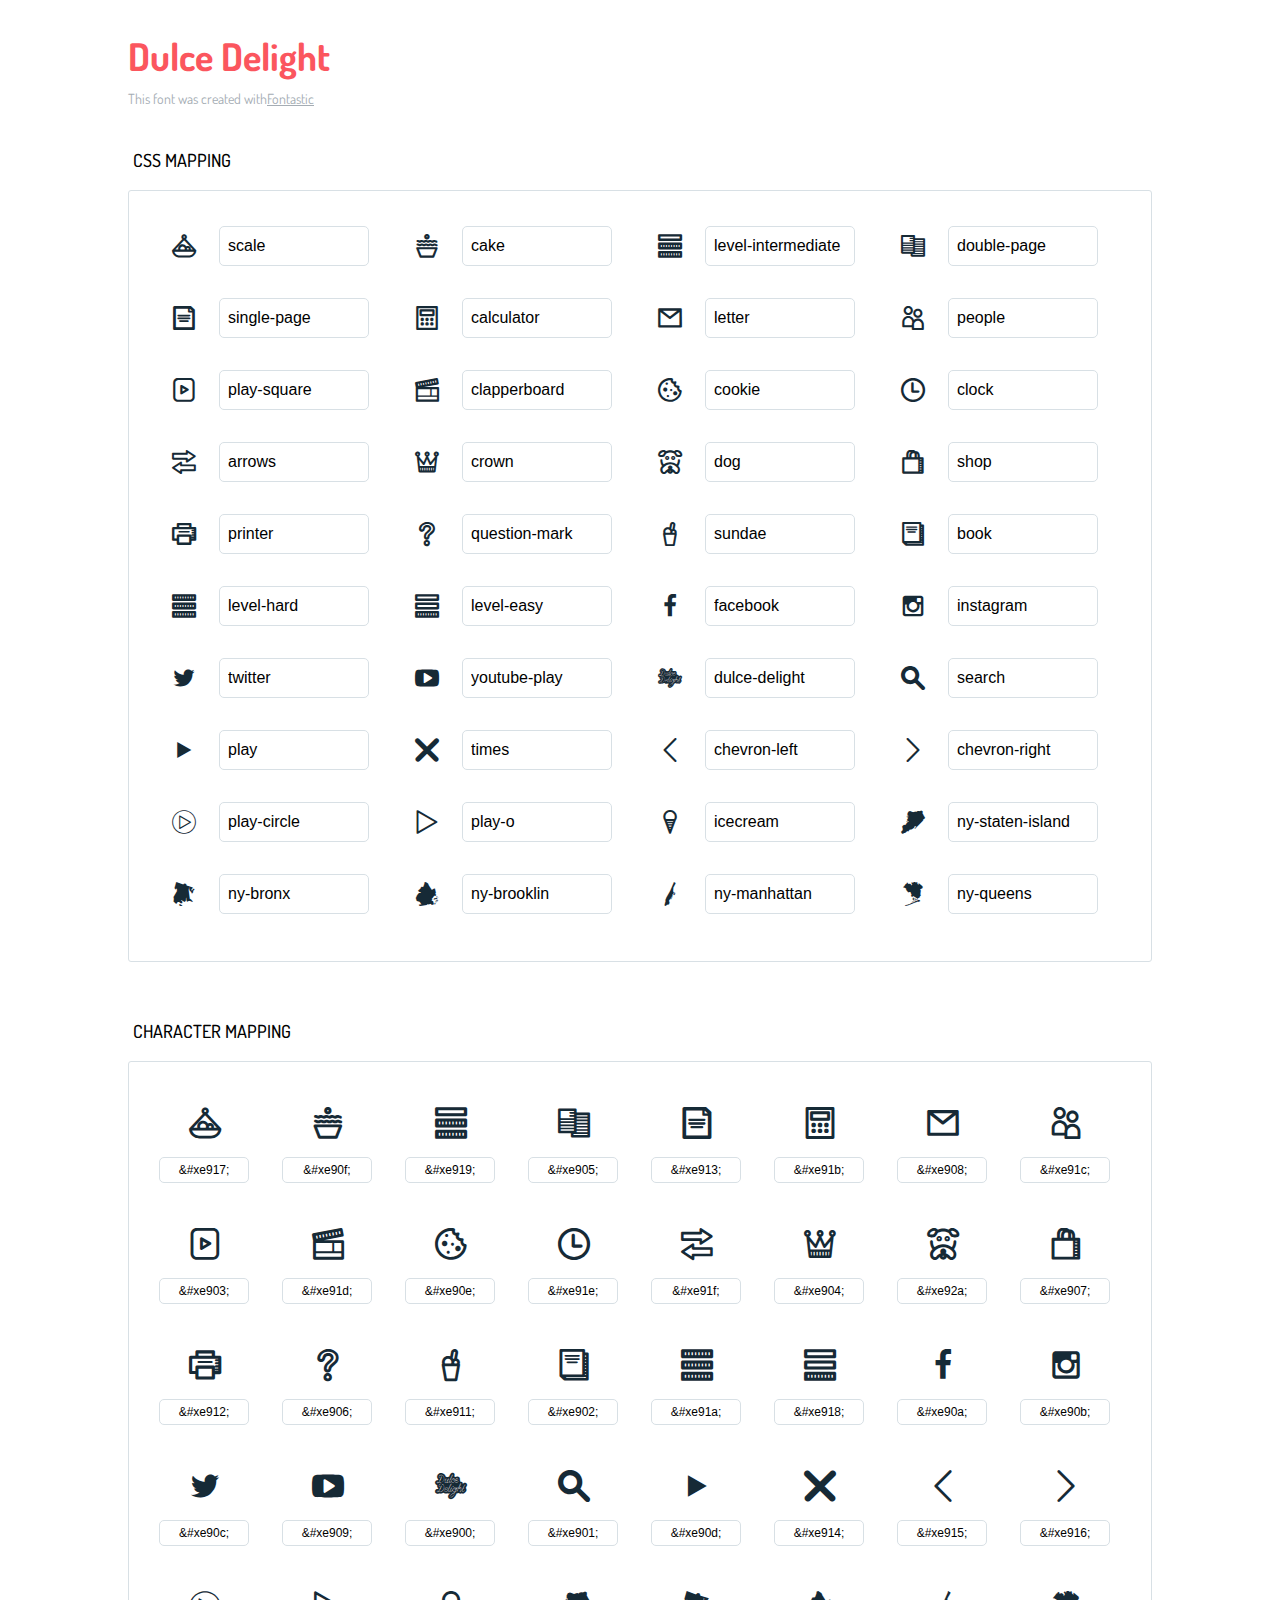
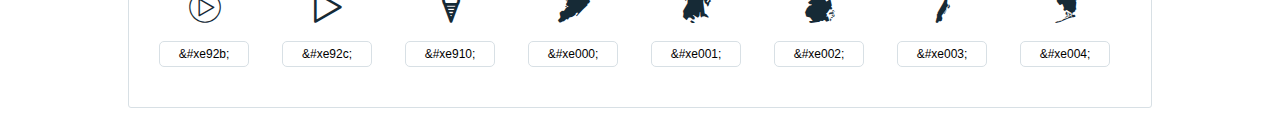
<file: _static/assets/font/dulce-delight-src-backup/icons-reference.html>
<!DOCTYPE html>
<html lang="en">
  <head>
    <meta charset="utf-8">
    <meta http-equiv="X-UA-Compatible" content="IE=edge,chrome=1">
    <meta name="viewport" content="width=device-width,initial-scale=1">
    <title>Font Reference - Dulce Delight</title>
    <link href="http://fonts.googleapis.com/css?family=Dosis:400,500,700" rel="stylesheet" type="text/css">
    <link rel="stylesheet" href="styles.css">
    <style type="text/css">html,body,div,span,applet,object,iframe,h1,h2,h3,h4,h5,h6,p,blockquote,pre,a,abbr,acronym,address,big,cite,code,del,dfn,em,img,ins,kbd,q,s,samp,small,strike,strong,sub,sup,tt,var,dl,dt,dd,ol,ul,li,fieldset,form,label,legend,table,caption,tbody,tfoot,thead,tr,th,td{margin:0;padding:0;border:0;outline:0;font-weight:inherit;font-style:inherit;font-family:inherit;font-size:100%;vertical-align:baseline}body{line-height:1;color:#000;background:#fff}ol,ul{list-style:none}table{border-collapse:separate;border-spacing:0;vertical-align:middle}caption,th,td{text-align:left;font-weight:normal;vertical-align:middle}a img{border:none}*{-webkit-box-sizing:border-box;-moz-box-sizing:border-box;box-sizing:border-box}body{font-family:'Dosis','Tahoma',sans-serif}.container{margin:15px auto;width:80%}h1{margin:40px 0 20px;font-weight:700;font-size:38px;line-height:32px;color:#fb565e}h2{font-size:18px;padding:0 0 21px 5px;margin:45px 0 0 0;text-transform:uppercase;font-weight:500}.small{font-size:14px;color:#a5adb4;}.small a{color:#a5adb4;}.small a:hover{color:#fb565e}.glyphs.character-mapping{margin:0 0 20px 0;padding:20px 0 20px 30px;color:rgba(0,0,0,0.5);border:1px solid #d8e0e5;-webkit-border-radius:3px;border-radius:3px;}.glyphs.character-mapping li{margin:0 30px 20px 0;display:inline-block;width:90px}.glyphs.character-mapping .icon{margin:10px 0 10px 15px;padding:15px;position:relative;width:55px;height:55px;color:#162a36 !important;overflow:hidden;-webkit-border-radius:3px;border-radius:3px;font-size:32px;}.glyphs.character-mapping .icon svg{fill:#000}.glyphs.character-mapping input{margin:0;padding:5px 0;line-height:12px;font-size:12px;display:block;width:100%;border:1px solid #d8e0e5;-webkit-border-radius:5px;border-radius:5px;text-align:center;outline:0;}.glyphs.character-mapping input:focus{border:1px solid #fbde4a;-webkit-box-shadow:inset 0 0 3px #fbde4a;box-shadow:inset 0 0 3px #fbde4a}.glyphs.character-mapping input:hover{-webkit-box-shadow:inset 0 0 3px #fbde4a;box-shadow:inset 0 0 3px #fbde4a}.glyphs.css-mapping{margin:0 0 60px 0;padding:30px 0 20px 30px;color:rgba(0,0,0,0.5);border:1px solid #d8e0e5;-webkit-border-radius:3px;border-radius:3px;}.glyphs.css-mapping li{margin:0 30px 20px 0;padding:0;display:inline-block;overflow:hidden}.glyphs.css-mapping .icon{margin:0;margin-right:10px;padding:13px;height:50px;width:50px;color:#162a36 !important;overflow:hidden;float:left;font-size:24px}.glyphs.css-mapping input{margin:0;margin-top:5px;padding:8px;line-height:16px;font-size:16px;display:block;width:150px;height:40px;border:1px solid #d8e0e5;-webkit-border-radius:5px;border-radius:5px;background:#fff;outline:0;float:right;}.glyphs.css-mapping input:focus{border:1px solid #fbde4a;-webkit-box-shadow:inset 0 0 3px #fbde4a;box-shadow:inset 0 0 3px #fbde4a}.glyphs.css-mapping input:hover{-webkit-box-shadow:inset 0 0 3px #fbde4a;box-shadow:inset 0 0 3px #fbde4a}</style>
  </head>
  <body>
    <div class="container">
      <h1>Dulce Delight</h1>
      <p class="small">This font was created with<a href="http://fontastic.me/">Fontastic</a></p>
      <h2>CSS mapping</h2>
      <ul class="glyphs css-mapping">
        <li>
          <div class="icon dd-scale"></div>
          <input type="text" readonly="readonly" value="scale">
        </li>
        <li>
          <div class="icon dd-cake"></div>
          <input type="text" readonly="readonly" value="cake">
        </li>
        <li>
          <div class="icon dd-level-intermediate"></div>
          <input type="text" readonly="readonly" value="level-intermediate">
        </li>
        <li>
          <div class="icon dd-double-page"></div>
          <input type="text" readonly="readonly" value="double-page">
        </li>
        <li>
          <div class="icon dd-single-page"></div>
          <input type="text" readonly="readonly" value="single-page">
        </li>
        <li>
          <div class="icon dd-calculator"></div>
          <input type="text" readonly="readonly" value="calculator">
        </li>
        <li>
          <div class="icon dd-letter"></div>
          <input type="text" readonly="readonly" value="letter">
        </li>
        <li>
          <div class="icon dd-people"></div>
          <input type="text" readonly="readonly" value="people">
        </li>
        <li>
          <div class="icon dd-play-square"></div>
          <input type="text" readonly="readonly" value="play-square">
        </li>
        <li>
          <div class="icon dd-clapperboard"></div>
          <input type="text" readonly="readonly" value="clapperboard">
        </li>
        <li>
          <div class="icon dd-cookie"></div>
          <input type="text" readonly="readonly" value="cookie">
        </li>
        <li>
          <div class="icon dd-clock"></div>
          <input type="text" readonly="readonly" value="clock">
        </li>
        <li>
          <div class="icon dd-arrows"></div>
          <input type="text" readonly="readonly" value="arrows">
        </li>
        <li>
          <div class="icon dd-crown"></div>
          <input type="text" readonly="readonly" value="crown">
        </li>
        <li>
          <div class="icon dd-dog"></div>
          <input type="text" readonly="readonly" value="dog">
        </li>
        <li>
          <div class="icon dd-shop"></div>
          <input type="text" readonly="readonly" value="shop">
        </li>
        <li>
          <div class="icon dd-printer"></div>
          <input type="text" readonly="readonly" value="printer">
        </li>
        <li>
          <div class="icon dd-question-mark"></div>
          <input type="text" readonly="readonly" value="question-mark">
        </li>
        <li>
          <div class="icon dd-sundae"></div>
          <input type="text" readonly="readonly" value="sundae">
        </li>
        <li>
          <div class="icon dd-book"></div>
          <input type="text" readonly="readonly" value="book">
        </li>
        <li>
          <div class="icon dd-level-hard"></div>
          <input type="text" readonly="readonly" value="level-hard">
        </li>
        <li>
          <div class="icon dd-level-easy"></div>
          <input type="text" readonly="readonly" value="level-easy">
        </li>
        <li>
          <div class="icon dd-facebook"></div>
          <input type="text" readonly="readonly" value="facebook">
        </li>
        <li>
          <div class="icon dd-instagram"></div>
          <input type="text" readonly="readonly" value="instagram">
        </li>
        <li>
          <div class="icon dd-twitter"></div>
          <input type="text" readonly="readonly" value="twitter">
        </li>
        <li>
          <div class="icon dd-youtube-play"></div>
          <input type="text" readonly="readonly" value="youtube-play">
        </li>
        <li>
          <div class="icon dd-dulce-delight"></div>
          <input type="text" readonly="readonly" value="dulce-delight">
        </li>
        <li>
          <div class="icon dd-search"></div>
          <input type="text" readonly="readonly" value="search">
        </li>
        <li>
          <div class="icon dd-play"></div>
          <input type="text" readonly="readonly" value="play">
        </li>
        <li>
          <div class="icon dd-times"></div>
          <input type="text" readonly="readonly" value="times">
        </li>
        <li>
          <div class="icon dd-chevron-left"></div>
          <input type="text" readonly="readonly" value="chevron-left">
        </li>
        <li>
          <div class="icon dd-chevron-right"></div>
          <input type="text" readonly="readonly" value="chevron-right">
        </li>
        <li>
          <div class="icon dd-play-circle"></div>
          <input type="text" readonly="readonly" value="play-circle">
        </li>
        <li>
          <div class="icon dd-play-o"></div>
          <input type="text" readonly="readonly" value="play-o">
        </li>
        <li>
          <div class="icon dd-icecream"></div>
          <input type="text" readonly="readonly" value="icecream">
        </li>
        <li>
          <div class="icon dd-ny-staten-island"></div>
          <input type="text" readonly="readonly" value="ny-staten-island">
        </li>
        <li>
          <div class="icon dd-ny-bronx"></div>
          <input type="text" readonly="readonly" value="ny-bronx">
        </li>
        <li>
          <div class="icon dd-ny-brooklin"></div>
          <input type="text" readonly="readonly" value="ny-brooklin">
        </li>
        <li>
          <div class="icon dd-ny-manhattan"></div>
          <input type="text" readonly="readonly" value="ny-manhattan">
        </li>
        <li>
          <div class="icon dd-ny-queens"></div>
          <input type="text" readonly="readonly" value="ny-queens">
        </li>
      </ul>
      <h2>Character mapping</h2>
      <ul class="glyphs character-mapping">
        <li>
          <div data-icon="&#xe917;" class="icon"></div>
          <input type="text" readonly="readonly" value="&amp;#xe917;">
        </li>
        <li>
          <div data-icon="&#xe90f;" class="icon"></div>
          <input type="text" readonly="readonly" value="&amp;#xe90f;">
        </li>
        <li>
          <div data-icon="&#xe919;" class="icon"></div>
          <input type="text" readonly="readonly" value="&amp;#xe919;">
        </li>
        <li>
          <div data-icon="&#xe905;" class="icon"></div>
          <input type="text" readonly="readonly" value="&amp;#xe905;">
        </li>
        <li>
          <div data-icon="&#xe913;" class="icon"></div>
          <input type="text" readonly="readonly" value="&amp;#xe913;">
        </li>
        <li>
          <div data-icon="&#xe91b;" class="icon"></div>
          <input type="text" readonly="readonly" value="&amp;#xe91b;">
        </li>
        <li>
          <div data-icon="&#xe908;" class="icon"></div>
          <input type="text" readonly="readonly" value="&amp;#xe908;">
        </li>
        <li>
          <div data-icon="&#xe91c;" class="icon"></div>
          <input type="text" readonly="readonly" value="&amp;#xe91c;">
        </li>
        <li>
          <div data-icon="&#xe903;" class="icon"></div>
          <input type="text" readonly="readonly" value="&amp;#xe903;">
        </li>
        <li>
          <div data-icon="&#xe91d;" class="icon"></div>
          <input type="text" readonly="readonly" value="&amp;#xe91d;">
        </li>
        <li>
          <div data-icon="&#xe90e;" class="icon"></div>
          <input type="text" readonly="readonly" value="&amp;#xe90e;">
        </li>
        <li>
          <div data-icon="&#xe91e;" class="icon"></div>
          <input type="text" readonly="readonly" value="&amp;#xe91e;">
        </li>
        <li>
          <div data-icon="&#xe91f;" class="icon"></div>
          <input type="text" readonly="readonly" value="&amp;#xe91f;">
        </li>
        <li>
          <div data-icon="&#xe904;" class="icon"></div>
          <input type="text" readonly="readonly" value="&amp;#xe904;">
        </li>
        <li>
          <div data-icon="&#xe92a;" class="icon"></div>
          <input type="text" readonly="readonly" value="&amp;#xe92a;">
        </li>
        <li>
          <div data-icon="&#xe907;" class="icon"></div>
          <input type="text" readonly="readonly" value="&amp;#xe907;">
        </li>
        <li>
          <div data-icon="&#xe912;" class="icon"></div>
          <input type="text" readonly="readonly" value="&amp;#xe912;">
        </li>
        <li>
          <div data-icon="&#xe906;" class="icon"></div>
          <input type="text" readonly="readonly" value="&amp;#xe906;">
        </li>
        <li>
          <div data-icon="&#xe911;" class="icon"></div>
          <input type="text" readonly="readonly" value="&amp;#xe911;">
        </li>
        <li>
          <div data-icon="&#xe902;" class="icon"></div>
          <input type="text" readonly="readonly" value="&amp;#xe902;">
        </li>
        <li>
          <div data-icon="&#xe91a;" class="icon"></div>
          <input type="text" readonly="readonly" value="&amp;#xe91a;">
        </li>
        <li>
          <div data-icon="&#xe918;" class="icon"></div>
          <input type="text" readonly="readonly" value="&amp;#xe918;">
        </li>
        <li>
          <div data-icon="&#xe90a;" class="icon"></div>
          <input type="text" readonly="readonly" value="&amp;#xe90a;">
        </li>
        <li>
          <div data-icon="&#xe90b;" class="icon"></div>
          <input type="text" readonly="readonly" value="&amp;#xe90b;">
        </li>
        <li>
          <div data-icon="&#xe90c;" class="icon"></div>
          <input type="text" readonly="readonly" value="&amp;#xe90c;">
        </li>
        <li>
          <div data-icon="&#xe909;" class="icon"></div>
          <input type="text" readonly="readonly" value="&amp;#xe909;">
        </li>
        <li>
          <div data-icon="&#xe900;" class="icon"></div>
          <input type="text" readonly="readonly" value="&amp;#xe900;">
        </li>
        <li>
          <div data-icon="&#xe901;" class="icon"></div>
          <input type="text" readonly="readonly" value="&amp;#xe901;">
        </li>
        <li>
          <div data-icon="&#xe90d;" class="icon"></div>
          <input type="text" readonly="readonly" value="&amp;#xe90d;">
        </li>
        <li>
          <div data-icon="&#xe914;" class="icon"></div>
          <input type="text" readonly="readonly" value="&amp;#xe914;">
        </li>
        <li>
          <div data-icon="&#xe915;" class="icon"></div>
          <input type="text" readonly="readonly" value="&amp;#xe915;">
        </li>
        <li>
          <div data-icon="&#xe916;" class="icon"></div>
          <input type="text" readonly="readonly" value="&amp;#xe916;">
        </li>
        <li>
          <div data-icon="&#xe92b;" class="icon"></div>
          <input type="text" readonly="readonly" value="&amp;#xe92b;">
        </li>
        <li>
          <div data-icon="&#xe92c;" class="icon"></div>
          <input type="text" readonly="readonly" value="&amp;#xe92c;">
        </li>
        <li>
          <div data-icon="&#xe910;" class="icon"></div>
          <input type="text" readonly="readonly" value="&amp;#xe910;">
        </li>
        <li>
          <div data-icon="&#xe000;" class="icon"></div>
          <input type="text" readonly="readonly" value="&amp;#xe000;">
        </li>
        <li>
          <div data-icon="&#xe001;" class="icon"></div>
          <input type="text" readonly="readonly" value="&amp;#xe001;">
        </li>
        <li>
          <div data-icon="&#xe002;" class="icon"></div>
          <input type="text" readonly="readonly" value="&amp;#xe002;">
        </li>
        <li>
          <div data-icon="&#xe003;" class="icon"></div>
          <input type="text" readonly="readonly" value="&amp;#xe003;">
        </li>
        <li>
          <div data-icon="&#xe004;" class="icon"></div>
          <input type="text" readonly="readonly" value="&amp;#xe004;">
        </li>
      </ul>
    </div>
    <script>(function() {
  var glyphs, i, len, ref;

  ref = document.getElementsByClassName('glyphs');
  for (i = 0, len = ref.length; i < len; i++) {
    glyphs = ref[i];
    glyphs.addEventListener('click', function(event) {
      if (event.target.tagName === 'INPUT') {
        return event.target.select();
      }
    });
  }

}).call(this);

    </script>
  </body>
</html>
</file>
<file: _static/assets/font/dulce-delight-src-backup/styles.css>
@charset "UTF-8";

@font-face {
  font-family: "dulce-delight";
  src:url("fonts/dulce-delight.eot");
  src:url("fonts/dulce-delight.eot?#iefix") format("embedded-opentype"),
    url("fonts/dulce-delight.woff") format("woff"),
    url("fonts/dulce-delight.ttf") format("truetype"),
    url("fonts/dulce-delight.svg#dulce-delight") format("svg");
  font-weight: normal;
  font-style: normal;

}

[data-icon]:before {
  font-family: "dulce-delight" !important;
  content: attr(data-icon);
  font-style: normal !important;
  font-weight: normal !important;
  font-variant: normal !important;
  text-transform: none !important;
  speak: none;
  line-height: 1;
  -webkit-font-smoothing: antialiased;
  -moz-osx-font-smoothing: grayscale;
}

[class^="dd-"]:before,
[class*=" dd-"]:before {
  font-family: "dulce-delight" !important;
  font-style: normal !important;
  font-weight: normal !important;
  font-variant: normal !important;
  text-transform: none !important;
  speak: none;
  line-height: 1;
  -webkit-font-smoothing: antialiased;
  -moz-osx-font-smoothing: grayscale;
}

.dd-scale:before {
  content: "\e917";
}
.dd-cake:before {
  content: "\e90f";
}
.dd-level-intermediate:before {
  content: "\e919";
}
.dd-double-page:before {
  content: "\e905";
}
.dd-single-page:before {
  content: "\e913";
}
.dd-calculator:before {
  content: "\e91b";
}
.dd-letter:before {
  content: "\e908";
}
.dd-people:before {
  content: "\e91c";
}
.dd-play-square:before {
  content: "\e903";
}
.dd-clapperboard:before {
  content: "\e91d";
}
.dd-cookie:before {
  content: "\e90e";
}
.dd-clock:before {
  content: "\e91e";
}
.dd-arrows:before {
  content: "\e91f";
}
.dd-crown:before {
  content: "\e904";
}
.dd-dog:before {
  content: "\e92a";
}
.dd-shop:before {
  content: "\e907";
}
.dd-printer:before {
  content: "\e912";
}
.dd-question-mark:before {
  content: "\e906";
}
.dd-sundae:before {
  content: "\e911";
}
.dd-book:before {
  content: "\e902";
}
.dd-level-hard:before {
  content: "\e91a";
}
.dd-level-easy:before {
  content: "\e918";
}
.dd-facebook:before {
  content: "\e90a";
}
.dd-instagram:before {
  content: "\e90b";
}
.dd-twitter:before {
  content: "\e90c";
}
.dd-youtube-play:before {
  content: "\e909";
}
.dd-dulce-delight:before {
  content: "\e900";
}
.dd-search:before {
  content: "\e901";
}
.dd-play:before {
  content: "\e90d";
}
.dd-times:before {
  content: "\e914";
}
.dd-chevron-left:before {
  content: "\e915";
}
.dd-chevron-right:before {
  content: "\e916";
}
.dd-play-circle:before {
  content: "\e92b";
}
.dd-play-o:before {
  content: "\e92c";
}
.dd-icecream:before {
  content: "\e910";
}
.dd-ny-staten-island:before {
  content: "\e000";
}
.dd-ny-bronx:before {
  content: "\e001";
}
.dd-ny-brooklin:before {
  content: "\e002";
}
.dd-ny-manhattan:before {
  content: "\e003";
}
.dd-ny-queens:before {
  content: "\e004";
}
</file>
<file: _static/assets/css/app.css>
@import './typography.css';
@import './reset.css';
@import './generic.css';
@import './header.css';
@import './content.css';
@import './footer.css';
</file>
